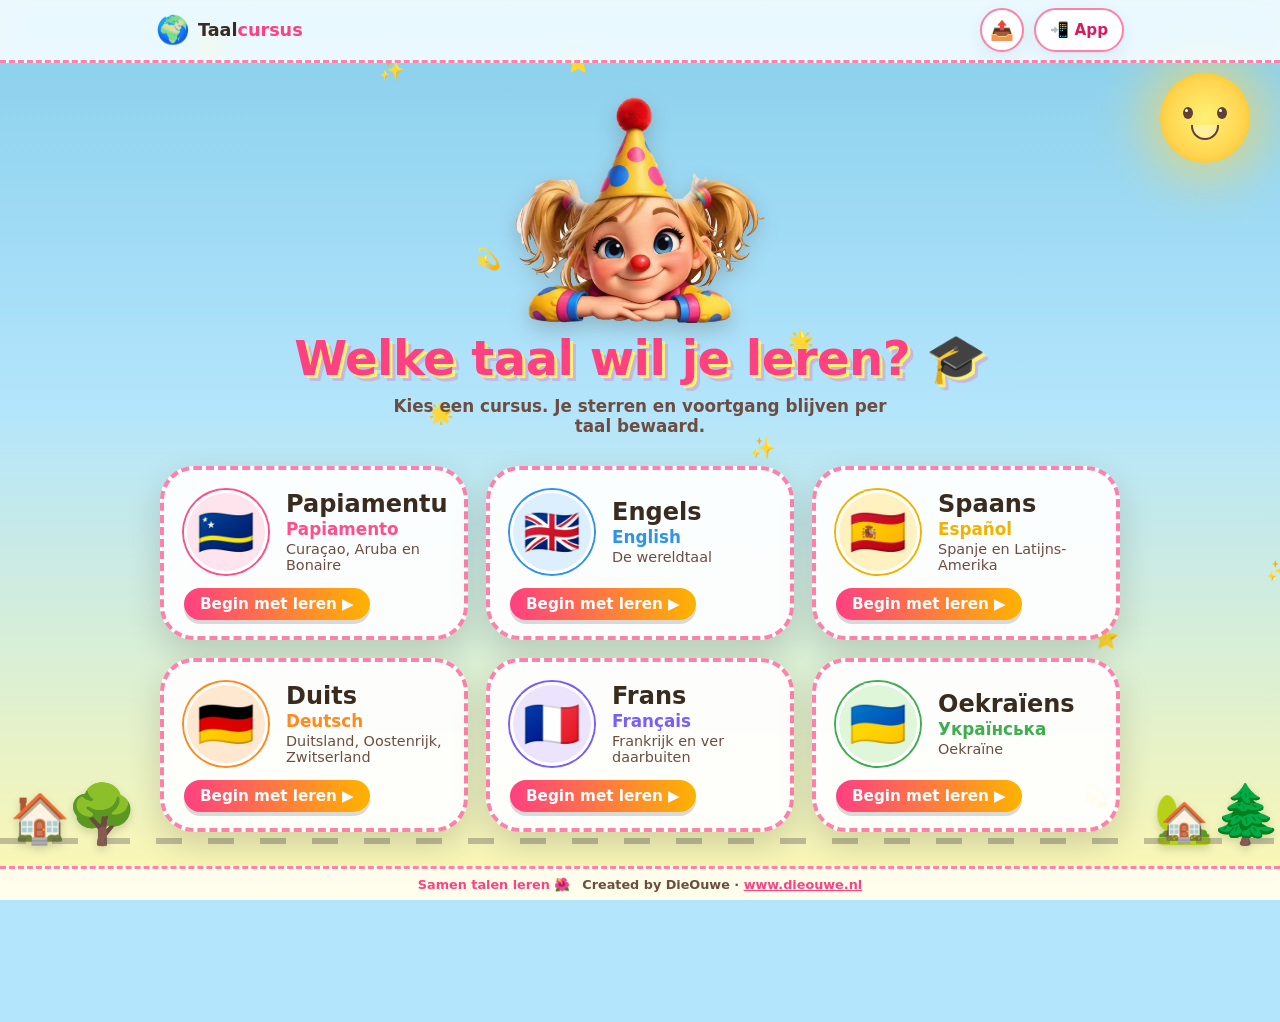
<file: index.html>
<!DOCTYPE html>
<!-- Taalcursus - index.html (hoofdpagina) - v0.10.0 - Created by DieOuwe · www.dieouwe.nl -->
<html lang="nl">
<head>
<meta charset="UTF-8">
<meta name="viewport" content="width=device-width, initial-scale=1.0, viewport-fit=cover">
<meta name="description" content="Taalcursus: leer talen spelenderwijs met woorden, quiz, sterren en badges.">
<meta name="theme-color" content="#87ceeb">
<meta name="mobile-web-app-capable" content="yes">
<meta name="apple-mobile-web-app-capable" content="yes">
<meta name="apple-mobile-web-app-title" content="Taalcursus">
<meta property="og:type" content="website">
<meta property="og:site_name" content="Taalcursus">
<meta property="og:title" content="Taalcursus: leer talen spelenderwijs">
<meta property="og:description" content="Papiamentu, Engels, Spaans, Duits, Frans en Oekraïens met woorden, quiz, sterren en badges.">
<meta property="og:image" content="https://taal.scriptspace.nl/meisje-boven.webp">
<meta property="og:url" content="https://taal.scriptspace.nl/">
<meta name="twitter:card" content="summary_large_image">
<title>🌍 Taalcursus</title>
<link rel="manifest" href="manifest.webmanifest">
<link rel="icon" href="data:image/svg+xml,%3Csvg xmlns=%22http://www.w3.org/2000/svg%22 viewBox=%220 0 100 100%22%3E%3Ctext y=%22.9em%22 font-size=%2290%22%3E🌍%3C/text%3E%3C/svg%3E">
<link rel="apple-touch-icon" href="icons/apple-touch-icon.png">
<link rel="stylesheet" href="hub.css">
<link rel="stylesheet" href="kleuren.css">
<link rel="stylesheet" href="sfeer.css">
</head>
<body data-sfeer="vol">

<header class="topbar">
  <div class="topbar-inner">
    <div class="brand" aria-label="Taalcursus">
      <span class="brand-logo" aria-hidden="true">🌍</span>
      <span class="brand-name">Taal<b>cursus</b></span>
    </div>
    <div class="stars-bar" id="totaalSterren" title="Al je sterren samen" hidden>
      <span aria-hidden="true">⭐</span>
      <span class="count" id="totaalCount">0</span>
      <span class="label">sterren</span>
    </div>
    <button class="top-btn install-btn" id="installBtn" type="button" title="Installeer als app" aria-label="Installeer als app">
      <span aria-hidden="true">📲</span><span class="lbl">App</span>
    </button>
  </div>
</header>

<main class="container">
  <div class="hero">
    <img class="hero-meisje" src="meisje-boven.webp" alt="" width="250" height="226">
    <h1>Welke taal wil je leren? <span aria-hidden="true">🎓</span></h1>
    <p>Kies een cursus. Je sterren en voortgang blijven per taal bewaard.</p>
  </div>

  <section class="taal-grid" id="taalGrid" aria-label="Alle cursussen"></section>
</main>

<footer>
  <p class="foot-main">Samen talen leren 🌺</p>
  <p class="credit">Created by DieOuwe · <a href="https://www.dieouwe.nl" target="_blank" rel="noopener">www.dieouwe.nl</a></p>
</footer>

<div class="overlay" id="hulp" hidden>
  <div class="sheet" role="dialog" aria-modal="true" aria-labelledby="hulpTitel">
    <h2 id="hulpTitel">📲 Zet Taalcursus als app op je scherm</h2>
    <div id="hulpTekst"></div>
    <button type="button" class="sheet-close" id="hulpSluit">Sluiten</button>
  </div>
</div>

<noscript><p class="noscript">Zet JavaScript aan om een cursus te kiezen.</p></noscript>

<script src="vlaggen.js"></script>
<script src="cursussen.js"></script>
<script src="hub.js"></script>
<script src="sfeer.js"></script>
<script src="delen.js"></script>
<script src="pwa.js"></script>
</body>
</html>
</file>
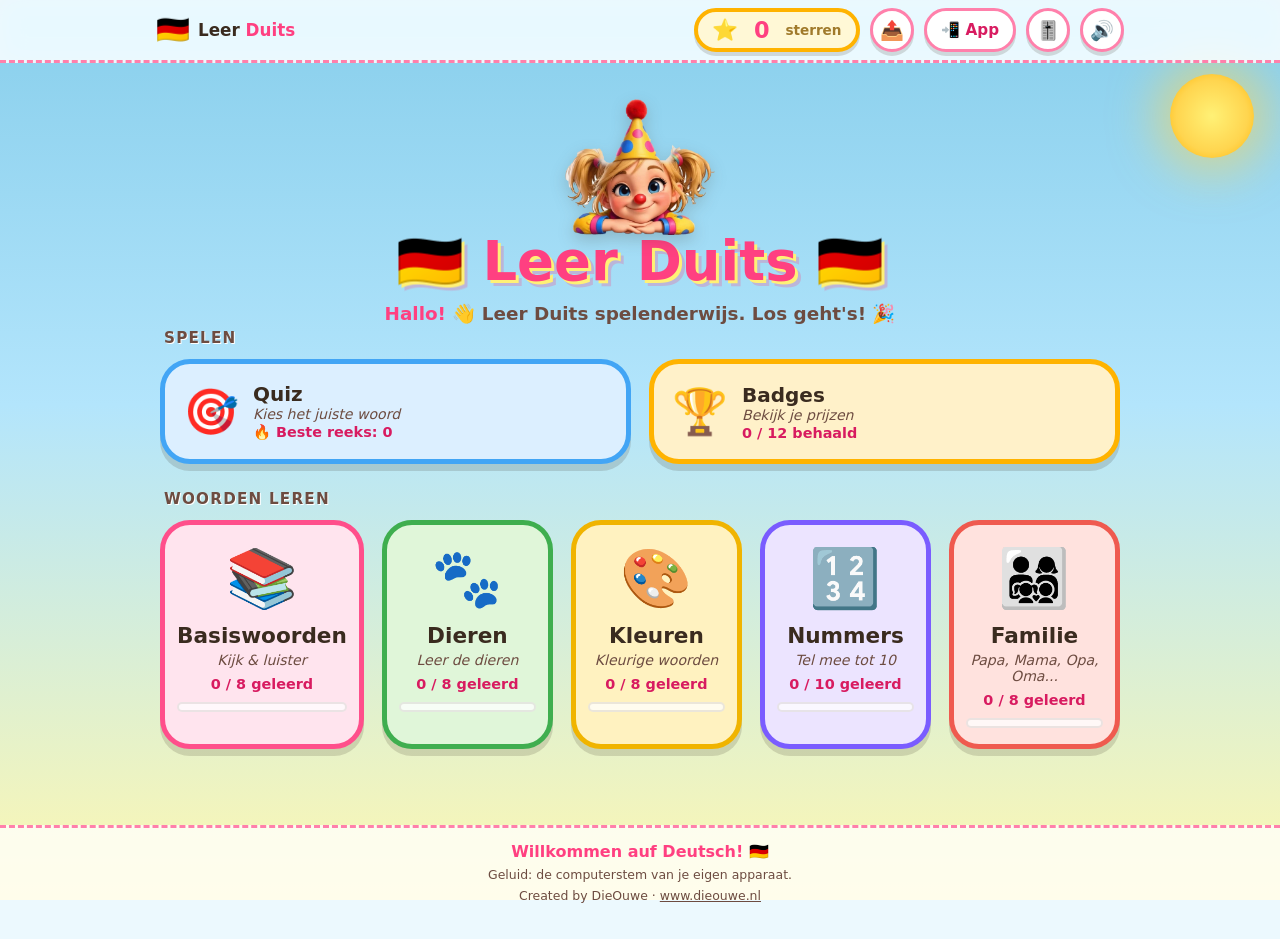
<file: duits/index.html>
<!DOCTYPE html>
<!-- Leer Duits - index.html - v0.14.1 - Created by DieOuwe · www.dieouwe.nl -->
<html lang="nl">
<head>
<meta charset="UTF-8">
<meta name="viewport" content="width=device-width, initial-scale=1.0, viewport-fit=cover">
<meta name="description" content="Leer Duits spelenderwijs: woorden, quiz, sterren en badges voor kinderen.">
<meta property="og:type" content="website">
<meta property="og:image" content="https://taal.scriptspace.nl/meisje-boven.webp">
<meta name="twitter:card" content="summary_large_image">
<meta name="theme-color" content="#ffffff">
<meta name="mobile-web-app-capable" content="yes">
<meta name="apple-mobile-web-app-capable" content="yes">
<meta name="apple-mobile-web-app-title" content="Duits">
<meta name="apple-mobile-web-app-status-bar-style" content="default">
<title>🇩🇪 Leer Duits! 🇩🇪</title>
<link rel="manifest" href="manifest.webmanifest">
<link rel="icon" href="data:image/svg+xml,%3Csvg xmlns=%22http://www.w3.org/2000/svg%22 viewBox=%220 0 100 100%22%3E%3Ctext y=%22.9em%22 font-size=%2290%22%3E🇩🇪%3C/text%3E%3C/svg%3E">
<link rel="apple-touch-icon" href="icons/apple-touch-icon.png">
<link rel="stylesheet" href="css/style.css">
<link rel="stylesheet" href="css/kleuren.css">
</head>
<body>

<!-- Vaste balk: merk, sterren, app installeren en geluid blijven altijd zichtbaar -->
<header class="topbar">
  <div class="topbar-inner">
    <a class="brand" href="../index.html" title="Terug naar alle talen" aria-label="Leer Duits, terug naar alle talen">
      <span class="brand-logo" aria-hidden="true">🇩🇪</span>
      <span class="brand-name">Leer <b>Duits</b></span>
    </a>
    <div class="stars-bar" id="starsBar" title="Je sterren">
      <span class="star-icon" aria-hidden="true">⭐</span>
      <span class="count" id="starCount">0</span>
      <span class="label">sterren</span>
    </div>
    <button class="top-btn install-btn" id="installBtn" type="button" title="Installeer als app" aria-label="Installeer als app">
      <span aria-hidden="true">📲</span><span class="lbl">App</span>
    </button>
    <button class="top-btn sfx-btn" id="sfxBtn" type="button" title="Geluidjes: aan/uit en volume" aria-label="Geluidjes en volume">🎚️</button>
    <button class="top-btn mute-btn" id="muteBtn" type="button" title="Geluid aan/uit" aria-label="Geluid aan of uit">🔊</button>
  </div>
</header>

<main class="container">

  <!-- HOOFDMENU -->
  <section class="screen active" id="menuScreen">
    <div class="hero">
      <img class="hero-meisje" src="ui/meisje-boven.webp" alt="" width="150" height="136">
      <h1><span aria-hidden="true">🇩🇪</span> Leer Duits <span aria-hidden="true">🇩🇪</span></h1>
      <p><b>Hallo!</b> <span aria-hidden="true">👋</span> Leer Duits spelenderwijs. Los geht's! <span aria-hidden="true">🎉</span></p>
    </div>
    <div class="dialect-bar" id="dialectBar" role="group" aria-label="Kies je variant"></div>
    <div class="menu" id="menu"></div>
  </section>

  <!-- LEERSCHERM -->
  <section class="screen" id="learnScreen">
    <div class="screen-head">
      <button class="back-btn" type="button" data-back>← Terug</button>
      <div class="learn-title" id="learnTitle"></div>
    </div>
    <div class="learn-card" id="learnCard"></div>
    <div class="audio-note" id="audioNote" aria-live="polite"></div>
    <div class="nav-card">
      <button type="button" id="prevBtn" class="round-btn" aria-label="Vorig woord">◀</button>
      <button type="button" id="speakBtn" class="speak-btn">🔊 Zeg het</button>
      <button type="button" id="nextBtn" class="round-btn" aria-label="Volgend woord">▶</button>
    </div>
    <div class="progress" id="progress"></div>
  </section>

  <!-- QUIZ -->
  <section class="screen" id="quizScreen">
    <div class="screen-head">
      <button class="back-btn" type="button" data-back>← Terug</button>
      <div class="learn-title">🎯 Quiz</div>
    </div>
    <div id="quizBody">
      <div class="quiz-top">
        <span id="qVoortgang"></span>
        <span id="qStreak"></span>
      </div>
      <div class="meter quiz-meter" aria-hidden="true"><i id="qBar"></i></div>
      <div class="question" id="questionBox"></div>
      <div class="options" id="optionsBox"></div>
      <div class="feedback" id="feedback" aria-live="polite"></div>
      <div class="leerkaart" id="leerKaart" hidden></div>
      <div class="quiz-next"><button type="button" id="qNext" hidden>Volgende ➡</button></div>
    </div>
    <div id="resultBox" hidden></div>
  </section>

  <!-- BADGES -->
  <section class="screen" id="badgesScreen">
    <div class="screen-head">
      <button class="back-btn" type="button" data-back>← Terug</button>
      <div class="learn-title">🏆 Jouw badges</div>
    </div>
    <div class="badges-grid" id="badgesBox"></div>
  </section>

</main>

<footer>
  <p class="foot-main">Willkommen auf Deutsch! 🇩🇪</p>
  <p class="credit">Geluid: de computerstem van je eigen apparaat.</p>
  <p class="credit">Created by DieOuwe · <a href="https://www.dieouwe.nl" target="_blank" rel="noopener">www.dieouwe.nl</a></p>
</footer>

<!-- Uitleg: app installeren -->
<div class="overlay" id="hulp" hidden>
  <div class="sheet" role="dialog" aria-modal="true" aria-labelledby="hulpTitel">
    <h2 id="hulpTitel">📲 Zet Duits als app op je scherm</h2>
    <div id="hulpTekst"></div>
    <button type="button" class="sheet-close" id="hulpSluit">Sluiten</button>
  </div>
</div>

<!-- Geluidjes: aan/uit en volume -->
<div class="overlay" id="sfxPanel" hidden>
  <div class="sheet" role="dialog" aria-modal="true" aria-labelledby="sfxTitel">
    <h2 id="sfxTitel">🎚️ Geluid</h2>
    <label class="sfx-rij"><input type="checkbox" id="stemAan"> <span>Computerstem aan</span></label>
    <p class="sfx-tip">De stem van de computer die de woorden uitspreekt. Echte opnames (als ze er zijn) blijven altijd klinken.</p>
    <p>De kleine geluidjes bij goed, fout en badges:</p>
    <label class="sfx-rij"><input type="checkbox" id="sfxAan"> <span>Geluidjes aan</span></label>
    <label class="sfx-rij sfx-vol"><span aria-hidden="true">🔈</span>
      <input type="range" id="sfxVol" min="0" max="100" step="5" value="50" aria-label="Volume van de geluidjes">
      <span aria-hidden="true">🔊</span></label>
    <p class="sfx-tip">Het knopje 🔊 bovenin zet alle geluid uit, ook de stem.</p>
    <details class="sfx-tip">
      <summary>Praat je computer zelf mee?</summary>
      <p>Deze app kan alleen zijn eigen stem uitzetten. Een stem van het systeem zelf zet je in je instellingen uit:</p>
      <ul>
        <li><b>Windows:</b> Verteller aan/uit met Windows-toets + Ctrl + Enter, of Instellingen &gt; Toegankelijkheid &gt; Verteller.</li>
        <li><b>Mac:</b> Systeeminstellingen &gt; Toegankelijkheid &gt; Gesproken inhoud (zet "Spreek selectie uit" uit).</li>
      </ul>
    </details>
    <button type="button" class="sheet-close" id="sfxSluit">Klaar</button>
  </div>
</div>

<noscript><p class="noscript">Zet JavaScript aan om te spelen.</p></noscript>

<script src="js/vlaggen.js" data-map="img/vlag-"></script>
<script src="js/words.js"></script>
<script src="js/game.js"></script>
<script src="js/audio.js"></script>
<script src="js/beeld.js"></script>
<script src="js/app.js"></script>
<script src="js/delen.js"></script>
<script src="js/pwa.js"></script>
</body>
</html>
</file>
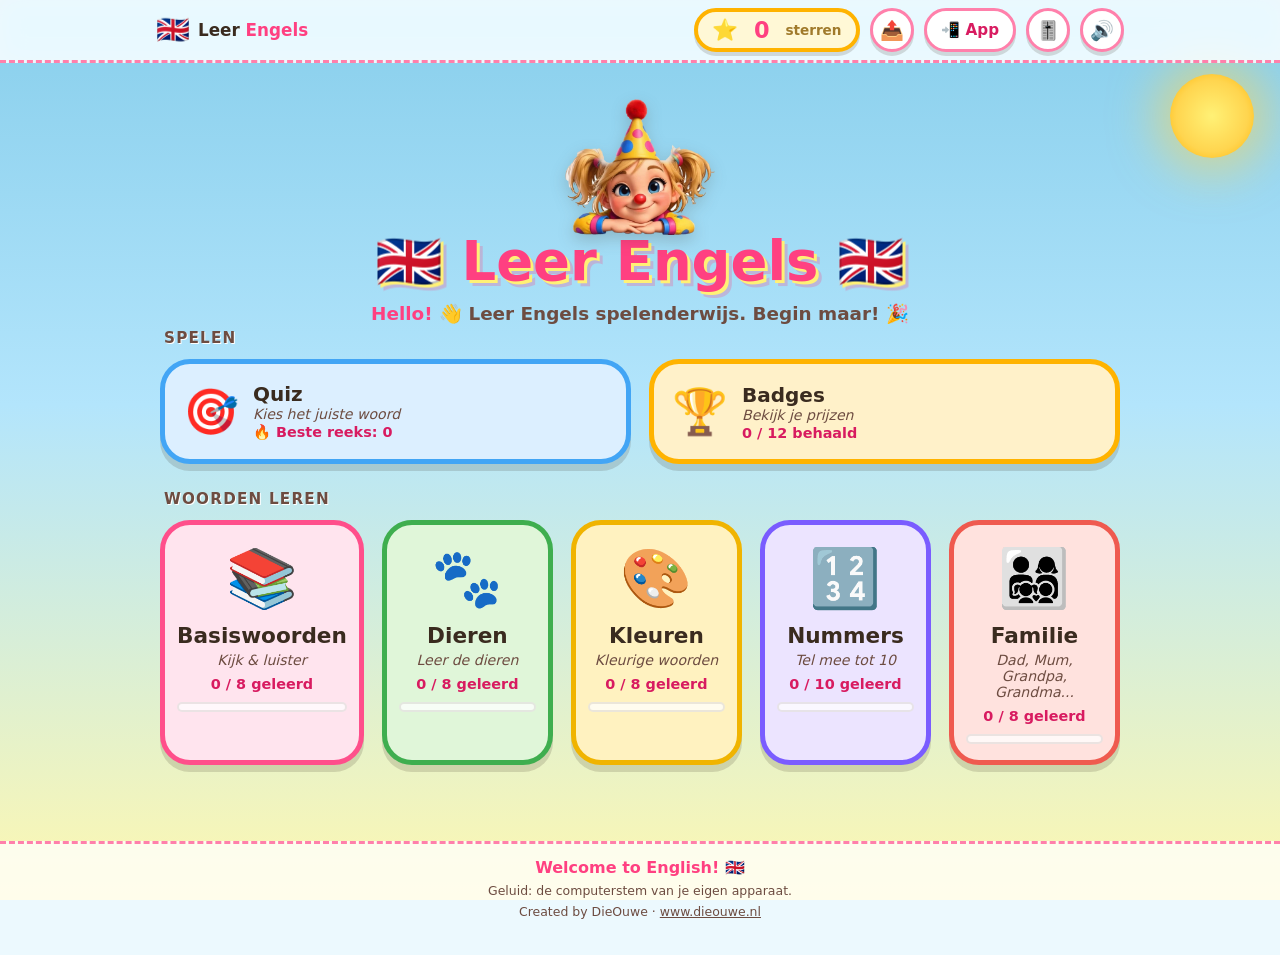
<file: engels/index.html>
<!DOCTYPE html>
<!-- Leer Engels - index.html - v0.14.1 - Created by DieOuwe · www.dieouwe.nl -->
<html lang="nl">
<head>
<meta charset="UTF-8">
<meta name="viewport" content="width=device-width, initial-scale=1.0, viewport-fit=cover">
<meta name="description" content="Leer Engels spelenderwijs: woorden, quiz, sterren en badges voor kinderen.">
<meta property="og:type" content="website">
<meta property="og:image" content="https://taal.scriptspace.nl/meisje-boven.webp">
<meta name="twitter:card" content="summary_large_image">
<meta name="theme-color" content="#ffffff">
<meta name="mobile-web-app-capable" content="yes">
<meta name="apple-mobile-web-app-capable" content="yes">
<meta name="apple-mobile-web-app-title" content="Engels">
<meta name="apple-mobile-web-app-status-bar-style" content="default">
<title>🇬🇧 Leer Engels! 🇬🇧</title>
<link rel="manifest" href="manifest.webmanifest">
<link rel="icon" href="data:image/svg+xml,%3Csvg xmlns=%22http://www.w3.org/2000/svg%22 viewBox=%220 0 100 100%22%3E%3Ctext y=%22.9em%22 font-size=%2290%22%3E🇬🇧%3C/text%3E%3C/svg%3E">
<link rel="apple-touch-icon" href="icons/apple-touch-icon.png">
<link rel="stylesheet" href="css/style.css">
<link rel="stylesheet" href="css/kleuren.css">
</head>
<body>

<!-- Vaste balk: merk, sterren, app installeren en geluid blijven altijd zichtbaar -->
<header class="topbar">
  <div class="topbar-inner">
    <a class="brand" href="../index.html" title="Terug naar alle talen" aria-label="Leer Engels, terug naar alle talen">
      <span class="brand-logo" aria-hidden="true">🇬🇧</span>
      <span class="brand-name">Leer <b>Engels</b></span>
    </a>
    <div class="stars-bar" id="starsBar" title="Je sterren">
      <span class="star-icon" aria-hidden="true">⭐</span>
      <span class="count" id="starCount">0</span>
      <span class="label">sterren</span>
    </div>
    <button class="top-btn install-btn" id="installBtn" type="button" title="Installeer als app" aria-label="Installeer als app">
      <span aria-hidden="true">📲</span><span class="lbl">App</span>
    </button>
    <button class="top-btn sfx-btn" id="sfxBtn" type="button" title="Geluidjes: aan/uit en volume" aria-label="Geluidjes en volume">🎚️</button>
    <button class="top-btn mute-btn" id="muteBtn" type="button" title="Geluid aan/uit" aria-label="Geluid aan of uit">🔊</button>
  </div>
</header>

<main class="container">

  <!-- HOOFDMENU -->
  <section class="screen active" id="menuScreen">
    <div class="hero">
      <img class="hero-meisje" src="ui/meisje-boven.webp" alt="" width="150" height="136">
      <h1><span aria-hidden="true">🇬🇧</span> Leer Engels <span aria-hidden="true">🇬🇧</span></h1>
      <p><b>Hello!</b> <span aria-hidden="true">👋</span> Leer Engels spelenderwijs. Begin maar! <span aria-hidden="true">🎉</span></p>
    </div>
    <div class="dialect-bar" id="dialectBar" role="group" aria-label="Kies je variant"></div>
    <div class="menu" id="menu"></div>
  </section>

  <!-- LEERSCHERM -->
  <section class="screen" id="learnScreen">
    <div class="screen-head">
      <button class="back-btn" type="button" data-back>← Terug</button>
      <div class="learn-title" id="learnTitle"></div>
    </div>
    <div class="learn-card" id="learnCard"></div>
    <div class="audio-note" id="audioNote" aria-live="polite"></div>
    <div class="nav-card">
      <button type="button" id="prevBtn" class="round-btn" aria-label="Vorig woord">◀</button>
      <button type="button" id="speakBtn" class="speak-btn">🔊 Zeg het</button>
      <button type="button" id="nextBtn" class="round-btn" aria-label="Volgend woord">▶</button>
    </div>
    <div class="progress" id="progress"></div>
  </section>

  <!-- QUIZ -->
  <section class="screen" id="quizScreen">
    <div class="screen-head">
      <button class="back-btn" type="button" data-back>← Terug</button>
      <div class="learn-title">🎯 Quiz</div>
    </div>
    <div id="quizBody">
      <div class="quiz-top">
        <span id="qVoortgang"></span>
        <span id="qStreak"></span>
      </div>
      <div class="meter quiz-meter" aria-hidden="true"><i id="qBar"></i></div>
      <div class="question" id="questionBox"></div>
      <div class="options" id="optionsBox"></div>
      <div class="feedback" id="feedback" aria-live="polite"></div>
      <div class="leerkaart" id="leerKaart" hidden></div>
      <div class="quiz-next"><button type="button" id="qNext" hidden>Volgende ➡</button></div>
    </div>
    <div id="resultBox" hidden></div>
  </section>

  <!-- BADGES -->
  <section class="screen" id="badgesScreen">
    <div class="screen-head">
      <button class="back-btn" type="button" data-back>← Terug</button>
      <div class="learn-title">🏆 Jouw badges</div>
    </div>
    <div class="badges-grid" id="badgesBox"></div>
  </section>

</main>

<footer>
  <p class="foot-main">Welcome to English! 🇬🇧</p>
  <p class="credit">Geluid: de computerstem van je eigen apparaat.</p>
  <p class="credit">Created by DieOuwe · <a href="https://www.dieouwe.nl" target="_blank" rel="noopener">www.dieouwe.nl</a></p>
</footer>

<!-- Uitleg: app installeren -->
<div class="overlay" id="hulp" hidden>
  <div class="sheet" role="dialog" aria-modal="true" aria-labelledby="hulpTitel">
    <h2 id="hulpTitel">📲 Zet Engels als app op je scherm</h2>
    <div id="hulpTekst"></div>
    <button type="button" class="sheet-close" id="hulpSluit">Sluiten</button>
  </div>
</div>

<!-- Geluidjes: aan/uit en volume -->
<div class="overlay" id="sfxPanel" hidden>
  <div class="sheet" role="dialog" aria-modal="true" aria-labelledby="sfxTitel">
    <h2 id="sfxTitel">🎚️ Geluid</h2>
    <label class="sfx-rij"><input type="checkbox" id="stemAan"> <span>Computerstem aan</span></label>
    <p class="sfx-tip">De stem van de computer die de woorden uitspreekt. Echte opnames (als ze er zijn) blijven altijd klinken.</p>
    <p>De kleine geluidjes bij goed, fout en badges:</p>
    <label class="sfx-rij"><input type="checkbox" id="sfxAan"> <span>Geluidjes aan</span></label>
    <label class="sfx-rij sfx-vol"><span aria-hidden="true">🔈</span>
      <input type="range" id="sfxVol" min="0" max="100" step="5" value="50" aria-label="Volume van de geluidjes">
      <span aria-hidden="true">🔊</span></label>
    <p class="sfx-tip">Het knopje 🔊 bovenin zet alle geluid uit, ook de stem.</p>
    <details class="sfx-tip">
      <summary>Praat je computer zelf mee?</summary>
      <p>Deze app kan alleen zijn eigen stem uitzetten. Een stem van het systeem zelf zet je in je instellingen uit:</p>
      <ul>
        <li><b>Windows:</b> Verteller aan/uit met Windows-toets + Ctrl + Enter, of Instellingen &gt; Toegankelijkheid &gt; Verteller.</li>
        <li><b>Mac:</b> Systeeminstellingen &gt; Toegankelijkheid &gt; Gesproken inhoud (zet "Spreek selectie uit" uit).</li>
      </ul>
    </details>
    <button type="button" class="sheet-close" id="sfxSluit">Klaar</button>
  </div>
</div>

<noscript><p class="noscript">Zet JavaScript aan om te spelen.</p></noscript>

<script src="js/vlaggen.js" data-map="img/vlag-"></script>
<script src="js/words.js"></script>
<script src="js/game.js"></script>
<script src="js/audio.js"></script>
<script src="js/beeld.js"></script>
<script src="js/app.js"></script>
<script src="js/delen.js"></script>
<script src="js/pwa.js"></script>
</body>
</html>
</file>
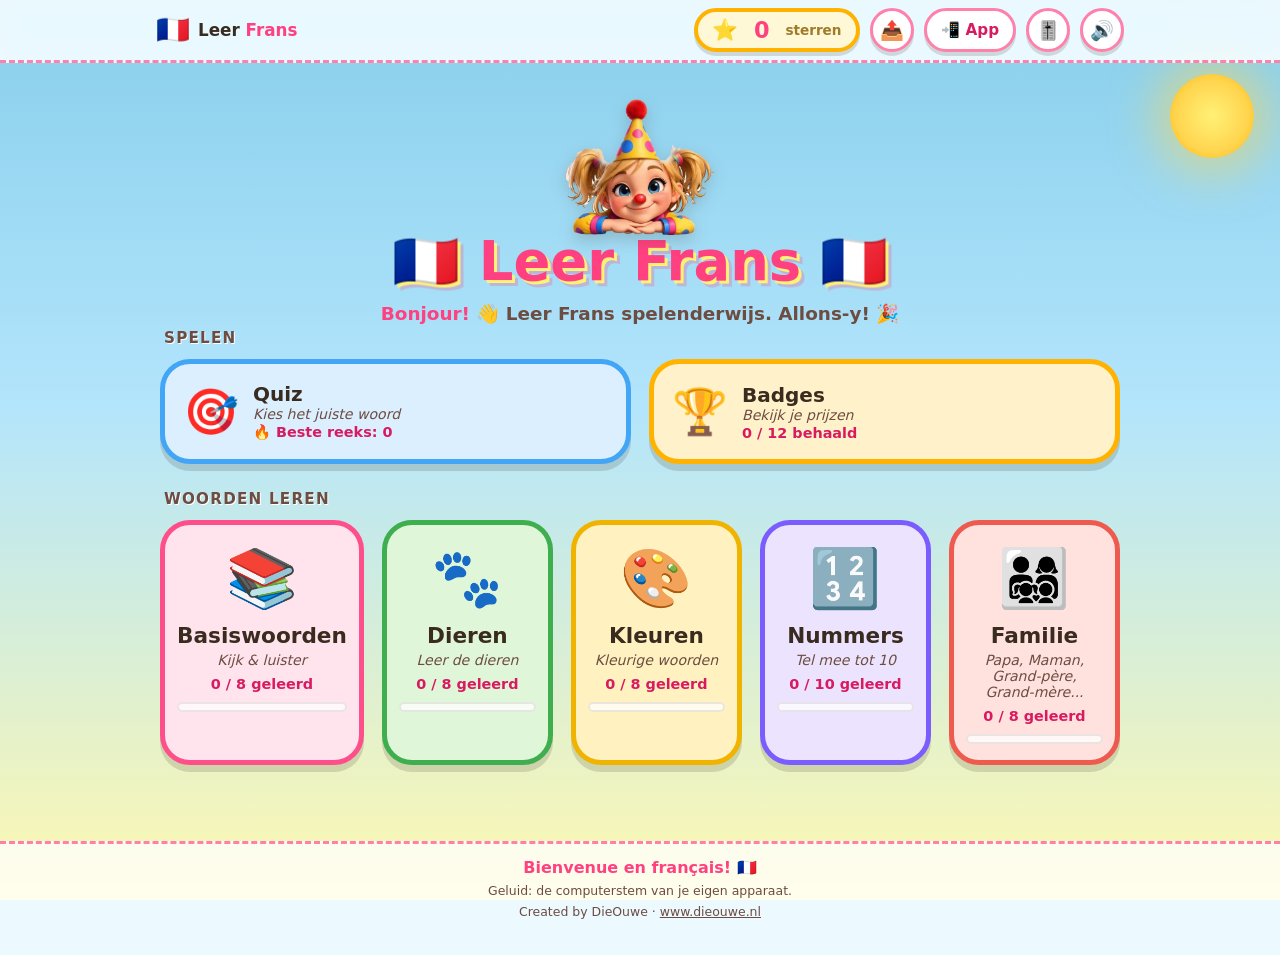
<file: frans/index.html>
<!DOCTYPE html>
<!-- Leer Frans - index.html - v0.14.1 - Created by DieOuwe · www.dieouwe.nl -->
<html lang="nl">
<head>
<meta charset="UTF-8">
<meta name="viewport" content="width=device-width, initial-scale=1.0, viewport-fit=cover">
<meta name="description" content="Leer Frans spelenderwijs: woorden, quiz, sterren en badges voor kinderen.">
<meta property="og:type" content="website">
<meta property="og:image" content="https://taal.scriptspace.nl/meisje-boven.webp">
<meta name="twitter:card" content="summary_large_image">
<meta name="theme-color" content="#ffffff">
<meta name="mobile-web-app-capable" content="yes">
<meta name="apple-mobile-web-app-capable" content="yes">
<meta name="apple-mobile-web-app-title" content="Frans">
<meta name="apple-mobile-web-app-status-bar-style" content="default">
<title>🇫🇷 Leer Frans! 🇫🇷</title>
<link rel="manifest" href="manifest.webmanifest">
<link rel="icon" href="data:image/svg+xml,%3Csvg xmlns=%22http://www.w3.org/2000/svg%22 viewBox=%220 0 100 100%22%3E%3Ctext y=%22.9em%22 font-size=%2290%22%3E🇫🇷%3C/text%3E%3C/svg%3E">
<link rel="apple-touch-icon" href="icons/apple-touch-icon.png">
<link rel="stylesheet" href="css/style.css">
<link rel="stylesheet" href="css/kleuren.css">
</head>
<body>

<!-- Vaste balk: merk, sterren, app installeren en geluid blijven altijd zichtbaar -->
<header class="topbar">
  <div class="topbar-inner">
    <a class="brand" href="../index.html" title="Terug naar alle talen" aria-label="Leer Frans, terug naar alle talen">
      <span class="brand-logo" aria-hidden="true">🇫🇷</span>
      <span class="brand-name">Leer <b>Frans</b></span>
    </a>
    <div class="stars-bar" id="starsBar" title="Je sterren">
      <span class="star-icon" aria-hidden="true">⭐</span>
      <span class="count" id="starCount">0</span>
      <span class="label">sterren</span>
    </div>
    <button class="top-btn install-btn" id="installBtn" type="button" title="Installeer als app" aria-label="Installeer als app">
      <span aria-hidden="true">📲</span><span class="lbl">App</span>
    </button>
    <button class="top-btn sfx-btn" id="sfxBtn" type="button" title="Geluidjes: aan/uit en volume" aria-label="Geluidjes en volume">🎚️</button>
    <button class="top-btn mute-btn" id="muteBtn" type="button" title="Geluid aan/uit" aria-label="Geluid aan of uit">🔊</button>
  </div>
</header>

<main class="container">

  <!-- HOOFDMENU -->
  <section class="screen active" id="menuScreen">
    <div class="hero">
      <img class="hero-meisje" src="ui/meisje-boven.webp" alt="" width="150" height="136">
      <h1><span aria-hidden="true">🇫🇷</span> Leer Frans <span aria-hidden="true">🇫🇷</span></h1>
      <p><b>Bonjour!</b> <span aria-hidden="true">👋</span> Leer Frans spelenderwijs. Allons-y! <span aria-hidden="true">🎉</span></p>
    </div>
    <div class="dialect-bar" id="dialectBar" role="group" aria-label="Kies je variant"></div>
    <div class="menu" id="menu"></div>
  </section>

  <!-- LEERSCHERM -->
  <section class="screen" id="learnScreen">
    <div class="screen-head">
      <button class="back-btn" type="button" data-back>← Terug</button>
      <div class="learn-title" id="learnTitle"></div>
    </div>
    <div class="learn-card" id="learnCard"></div>
    <div class="audio-note" id="audioNote" aria-live="polite"></div>
    <div class="nav-card">
      <button type="button" id="prevBtn" class="round-btn" aria-label="Vorig woord">◀</button>
      <button type="button" id="speakBtn" class="speak-btn">🔊 Zeg het</button>
      <button type="button" id="nextBtn" class="round-btn" aria-label="Volgend woord">▶</button>
    </div>
    <div class="progress" id="progress"></div>
  </section>

  <!-- QUIZ -->
  <section class="screen" id="quizScreen">
    <div class="screen-head">
      <button class="back-btn" type="button" data-back>← Terug</button>
      <div class="learn-title">🎯 Quiz</div>
    </div>
    <div id="quizBody">
      <div class="quiz-top">
        <span id="qVoortgang"></span>
        <span id="qStreak"></span>
      </div>
      <div class="meter quiz-meter" aria-hidden="true"><i id="qBar"></i></div>
      <div class="question" id="questionBox"></div>
      <div class="options" id="optionsBox"></div>
      <div class="feedback" id="feedback" aria-live="polite"></div>
      <div class="leerkaart" id="leerKaart" hidden></div>
      <div class="quiz-next"><button type="button" id="qNext" hidden>Volgende ➡</button></div>
    </div>
    <div id="resultBox" hidden></div>
  </section>

  <!-- BADGES -->
  <section class="screen" id="badgesScreen">
    <div class="screen-head">
      <button class="back-btn" type="button" data-back>← Terug</button>
      <div class="learn-title">🏆 Jouw badges</div>
    </div>
    <div class="badges-grid" id="badgesBox"></div>
  </section>

</main>

<footer>
  <p class="foot-main">Bienvenue en français! 🇫🇷</p>
  <p class="credit">Geluid: de computerstem van je eigen apparaat.</p>
  <p class="credit">Created by DieOuwe · <a href="https://www.dieouwe.nl" target="_blank" rel="noopener">www.dieouwe.nl</a></p>
</footer>

<!-- Uitleg: app installeren -->
<div class="overlay" id="hulp" hidden>
  <div class="sheet" role="dialog" aria-modal="true" aria-labelledby="hulpTitel">
    <h2 id="hulpTitel">📲 Zet Frans als app op je scherm</h2>
    <div id="hulpTekst"></div>
    <button type="button" class="sheet-close" id="hulpSluit">Sluiten</button>
  </div>
</div>

<!-- Geluidjes: aan/uit en volume -->
<div class="overlay" id="sfxPanel" hidden>
  <div class="sheet" role="dialog" aria-modal="true" aria-labelledby="sfxTitel">
    <h2 id="sfxTitel">🎚️ Geluid</h2>
    <label class="sfx-rij"><input type="checkbox" id="stemAan"> <span>Computerstem aan</span></label>
    <p class="sfx-tip">De stem van de computer die de woorden uitspreekt. Echte opnames (als ze er zijn) blijven altijd klinken.</p>
    <p>De kleine geluidjes bij goed, fout en badges:</p>
    <label class="sfx-rij"><input type="checkbox" id="sfxAan"> <span>Geluidjes aan</span></label>
    <label class="sfx-rij sfx-vol"><span aria-hidden="true">🔈</span>
      <input type="range" id="sfxVol" min="0" max="100" step="5" value="50" aria-label="Volume van de geluidjes">
      <span aria-hidden="true">🔊</span></label>
    <p class="sfx-tip">Het knopje 🔊 bovenin zet alle geluid uit, ook de stem.</p>
    <details class="sfx-tip">
      <summary>Praat je computer zelf mee?</summary>
      <p>Deze app kan alleen zijn eigen stem uitzetten. Een stem van het systeem zelf zet je in je instellingen uit:</p>
      <ul>
        <li><b>Windows:</b> Verteller aan/uit met Windows-toets + Ctrl + Enter, of Instellingen &gt; Toegankelijkheid &gt; Verteller.</li>
        <li><b>Mac:</b> Systeeminstellingen &gt; Toegankelijkheid &gt; Gesproken inhoud (zet "Spreek selectie uit" uit).</li>
      </ul>
    </details>
    <button type="button" class="sheet-close" id="sfxSluit">Klaar</button>
  </div>
</div>

<noscript><p class="noscript">Zet JavaScript aan om te spelen.</p></noscript>

<script src="js/vlaggen.js" data-map="img/vlag-"></script>
<script src="js/words.js"></script>
<script src="js/game.js"></script>
<script src="js/audio.js"></script>
<script src="js/beeld.js"></script>
<script src="js/app.js"></script>
<script src="js/delen.js"></script>
<script src="js/pwa.js"></script>
</body>
</html>
</file>
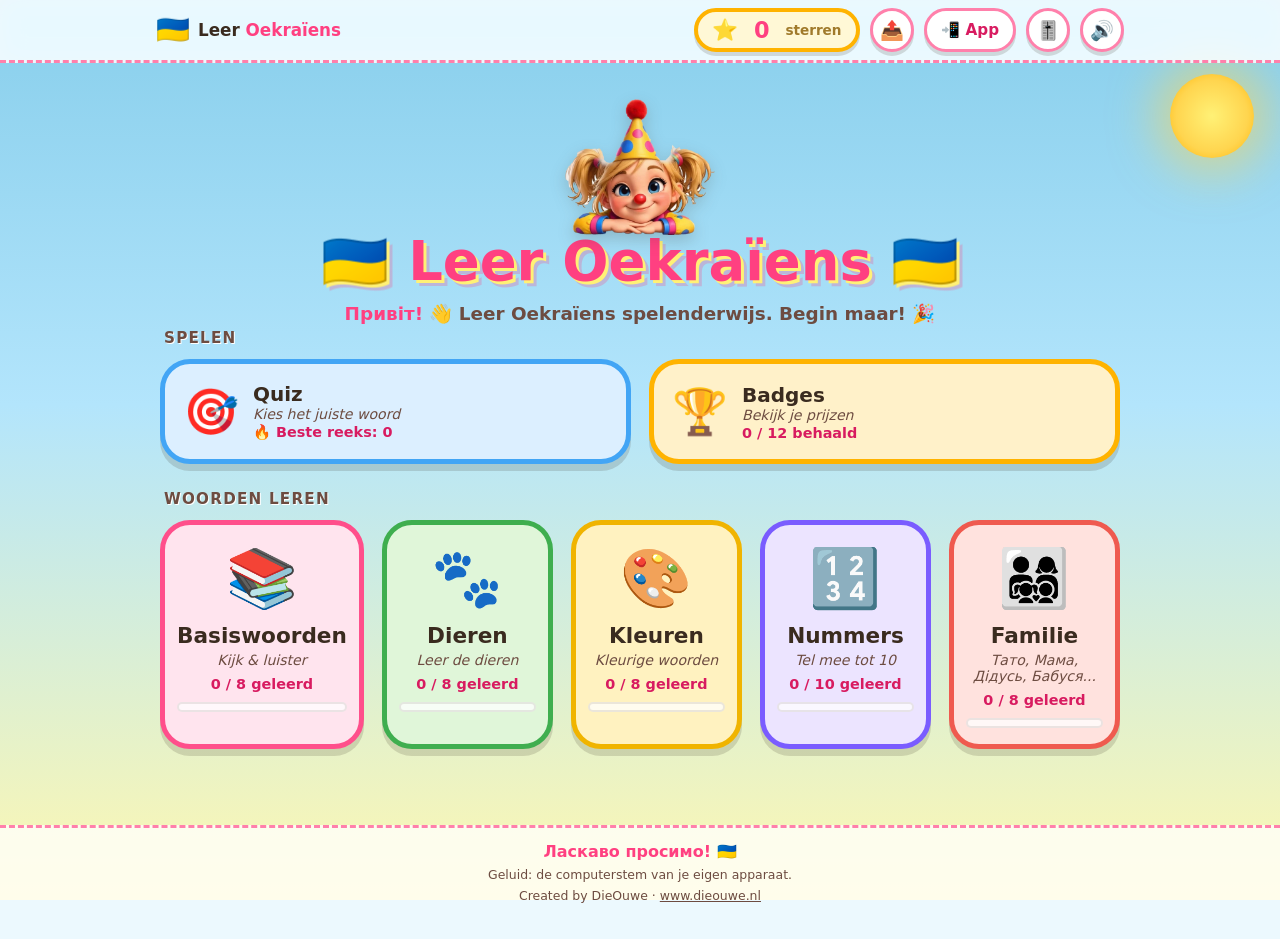
<file: oekraiens/index.html>
<!DOCTYPE html>
<!-- Leer Oekraïens - index.html - v0.14.1 - Created by DieOuwe · www.dieouwe.nl -->
<html lang="nl">
<head>
<meta charset="UTF-8">
<meta name="viewport" content="width=device-width, initial-scale=1.0, viewport-fit=cover">
<meta name="description" content="Leer Oekraïens spelenderwijs: woorden, quiz, sterren en badges voor kinderen.">
<meta property="og:type" content="website">
<meta property="og:image" content="https://taal.scriptspace.nl/meisje-boven.webp">
<meta name="twitter:card" content="summary_large_image">
<meta name="theme-color" content="#ffffff">
<meta name="mobile-web-app-capable" content="yes">
<meta name="apple-mobile-web-app-capable" content="yes">
<meta name="apple-mobile-web-app-title" content="Oekraïens">
<meta name="apple-mobile-web-app-status-bar-style" content="default">
<title>🇺🇦 Leer Oekraïens! 🇺🇦</title>
<link rel="manifest" href="manifest.webmanifest">
<link rel="icon" href="data:image/svg+xml,%3Csvg xmlns=%22http://www.w3.org/2000/svg%22 viewBox=%220 0 100 100%22%3E%3Ctext y=%22.9em%22 font-size=%2290%22%3E🇺🇦%3C/text%3E%3C/svg%3E">
<link rel="apple-touch-icon" href="icons/apple-touch-icon.png">
<link rel="stylesheet" href="css/style.css">
<link rel="stylesheet" href="css/kleuren.css">
</head>
<body>

<!-- Vaste balk: merk, sterren, app installeren en geluid blijven altijd zichtbaar -->
<header class="topbar">
  <div class="topbar-inner">
    <a class="brand" href="../index.html" title="Terug naar alle talen" aria-label="Leer Oekraïens, terug naar alle talen">
      <span class="brand-logo" aria-hidden="true">🇺🇦</span>
      <span class="brand-name">Leer <b>Oekraïens</b></span>
    </a>
    <div class="stars-bar" id="starsBar" title="Je sterren">
      <span class="star-icon" aria-hidden="true">⭐</span>
      <span class="count" id="starCount">0</span>
      <span class="label">sterren</span>
    </div>
    <button class="top-btn install-btn" id="installBtn" type="button" title="Installeer als app" aria-label="Installeer als app">
      <span aria-hidden="true">📲</span><span class="lbl">App</span>
    </button>
    <button class="top-btn sfx-btn" id="sfxBtn" type="button" title="Geluidjes: aan/uit en volume" aria-label="Geluidjes en volume">🎚️</button>
    <button class="top-btn mute-btn" id="muteBtn" type="button" title="Geluid aan/uit" aria-label="Geluid aan of uit">🔊</button>
  </div>
</header>

<main class="container">

  <!-- HOOFDMENU -->
  <section class="screen active" id="menuScreen">
    <div class="hero">
      <img class="hero-meisje" src="ui/meisje-boven.webp" alt="" width="150" height="136">
      <h1><span aria-hidden="true">🇺🇦</span> Leer Oekraïens <span aria-hidden="true">🇺🇦</span></h1>
      <p><b>Привіт!</b> <span aria-hidden="true">👋</span> Leer Oekraïens spelenderwijs. Begin maar! <span aria-hidden="true">🎉</span></p>
    </div>
    <div class="dialect-bar" id="dialectBar" role="group" aria-label="Kies je variant"></div>
    <div class="menu" id="menu"></div>
  </section>

  <!-- LEERSCHERM -->
  <section class="screen" id="learnScreen">
    <div class="screen-head">
      <button class="back-btn" type="button" data-back>← Terug</button>
      <div class="learn-title" id="learnTitle"></div>
    </div>
    <div class="learn-card" id="learnCard"></div>
    <div class="audio-note" id="audioNote" aria-live="polite"></div>
    <div class="nav-card">
      <button type="button" id="prevBtn" class="round-btn" aria-label="Vorig woord">◀</button>
      <button type="button" id="speakBtn" class="speak-btn">🔊 Zeg het</button>
      <button type="button" id="nextBtn" class="round-btn" aria-label="Volgend woord">▶</button>
    </div>
    <div class="progress" id="progress"></div>
  </section>

  <!-- QUIZ -->
  <section class="screen" id="quizScreen">
    <div class="screen-head">
      <button class="back-btn" type="button" data-back>← Terug</button>
      <div class="learn-title">🎯 Quiz</div>
    </div>
    <div id="quizBody">
      <div class="quiz-top">
        <span id="qVoortgang"></span>
        <span id="qStreak"></span>
      </div>
      <div class="meter quiz-meter" aria-hidden="true"><i id="qBar"></i></div>
      <div class="question" id="questionBox"></div>
      <div class="options" id="optionsBox"></div>
      <div class="feedback" id="feedback" aria-live="polite"></div>
      <div class="leerkaart" id="leerKaart" hidden></div>
      <div class="quiz-next"><button type="button" id="qNext" hidden>Volgende ➡</button></div>
    </div>
    <div id="resultBox" hidden></div>
  </section>

  <!-- BADGES -->
  <section class="screen" id="badgesScreen">
    <div class="screen-head">
      <button class="back-btn" type="button" data-back>← Terug</button>
      <div class="learn-title">🏆 Jouw badges</div>
    </div>
    <div class="badges-grid" id="badgesBox"></div>
  </section>

</main>

<footer>
  <p class="foot-main">Ласкаво просимо! 🇺🇦</p>
  <p class="credit">Geluid: de computerstem van je eigen apparaat.</p>
  <p class="credit">Created by DieOuwe · <a href="https://www.dieouwe.nl" target="_blank" rel="noopener">www.dieouwe.nl</a></p>
</footer>

<!-- Uitleg: app installeren -->
<div class="overlay" id="hulp" hidden>
  <div class="sheet" role="dialog" aria-modal="true" aria-labelledby="hulpTitel">
    <h2 id="hulpTitel">📲 Zet Oekraïens als app op je scherm</h2>
    <div id="hulpTekst"></div>
    <button type="button" class="sheet-close" id="hulpSluit">Sluiten</button>
  </div>
</div>

<!-- Geluidjes: aan/uit en volume -->
<div class="overlay" id="sfxPanel" hidden>
  <div class="sheet" role="dialog" aria-modal="true" aria-labelledby="sfxTitel">
    <h2 id="sfxTitel">🎚️ Geluid</h2>
    <label class="sfx-rij"><input type="checkbox" id="stemAan"> <span>Computerstem aan</span></label>
    <p class="sfx-tip">De stem van de computer die de woorden uitspreekt. Echte opnames (als ze er zijn) blijven altijd klinken.</p>
    <p>De kleine geluidjes bij goed, fout en badges:</p>
    <label class="sfx-rij"><input type="checkbox" id="sfxAan"> <span>Geluidjes aan</span></label>
    <label class="sfx-rij sfx-vol"><span aria-hidden="true">🔈</span>
      <input type="range" id="sfxVol" min="0" max="100" step="5" value="50" aria-label="Volume van de geluidjes">
      <span aria-hidden="true">🔊</span></label>
    <p class="sfx-tip">Het knopje 🔊 bovenin zet alle geluid uit, ook de stem.</p>
    <details class="sfx-tip">
      <summary>Praat je computer zelf mee?</summary>
      <p>Deze app kan alleen zijn eigen stem uitzetten. Een stem van het systeem zelf zet je in je instellingen uit:</p>
      <ul>
        <li><b>Windows:</b> Verteller aan/uit met Windows-toets + Ctrl + Enter, of Instellingen &gt; Toegankelijkheid &gt; Verteller.</li>
        <li><b>Mac:</b> Systeeminstellingen &gt; Toegankelijkheid &gt; Gesproken inhoud (zet "Spreek selectie uit" uit).</li>
      </ul>
    </details>
    <button type="button" class="sheet-close" id="sfxSluit">Klaar</button>
  </div>
</div>

<noscript><p class="noscript">Zet JavaScript aan om te spelen.</p></noscript>

<script src="js/vlaggen.js" data-map="img/vlag-"></script>
<script src="js/words.js"></script>
<script src="js/game.js"></script>
<script src="js/audio.js"></script>
<script src="js/beeld.js"></script>
<script src="js/app.js"></script>
<script src="js/delen.js"></script>
<script src="js/pwa.js"></script>
</body>
</html>
</file>
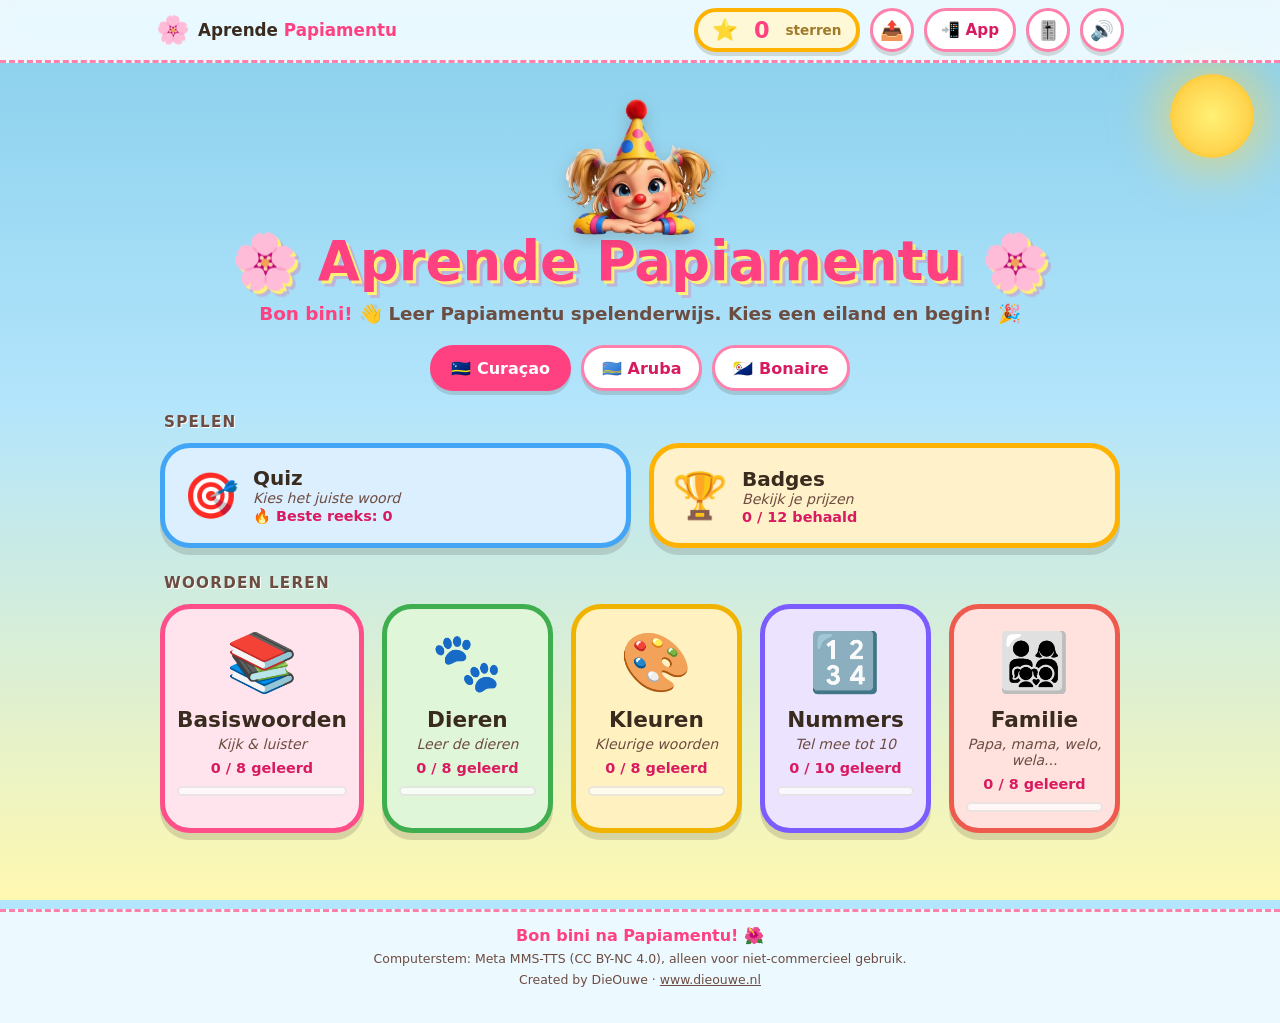
<file: papiamento/index.html>
<!DOCTYPE html>
<!-- Aprende Papiamentu - index.html - v0.14.1 - Created by DieOuwe · www.dieouwe.nl -->
<html lang="nl">
<head>
<meta charset="UTF-8">
<meta name="viewport" content="width=device-width, initial-scale=1.0, viewport-fit=cover">
<meta name="description" content="Leer Papiamentu spelenderwijs: woorden, quiz, sterren en badges voor kinderen.">
<meta property="og:type" content="website">
<meta property="og:image" content="https://taal.scriptspace.nl/meisje-boven.webp">
<meta name="twitter:card" content="summary_large_image">
<meta name="theme-color" content="#ffffff">
<meta name="mobile-web-app-capable" content="yes">
<meta name="apple-mobile-web-app-capable" content="yes">
<meta name="apple-mobile-web-app-title" content="Papiamentu">
<meta name="apple-mobile-web-app-status-bar-style" content="default">
<title>🌸 Aprende Papiamentu! 🌸</title>
<link rel="manifest" href="manifest.webmanifest">
<link rel="icon" href="data:image/svg+xml,%3Csvg xmlns=%22http://www.w3.org/2000/svg%22 viewBox=%220 0 100 100%22%3E%3Ctext y=%22.9em%22 font-size=%2290%22%3E🌸%3C/text%3E%3C/svg%3E">
<link rel="apple-touch-icon" href="icons/apple-touch-icon.png">
<link rel="stylesheet" href="css/style.css">
<link rel="stylesheet" href="css/kleuren.css">
</head>
<body>

<!-- Vaste balk: merk, sterren, app installeren en geluid blijven altijd zichtbaar -->
<header class="topbar">
  <div class="topbar-inner">
    <a class="brand" href="../index.html" title="Terug naar alle talen" aria-label="Aprende Papiamentu, terug naar alle talen">
      <span class="brand-logo" aria-hidden="true">🌸</span>
      <span class="brand-name">Aprende <b>Papiamentu</b></span>
    </a>
    <div class="stars-bar" id="starsBar" title="Je sterren">
      <span class="star-icon" aria-hidden="true">⭐</span>
      <span class="count" id="starCount">0</span>
      <span class="label">sterren</span>
    </div>
    <button class="top-btn install-btn" id="installBtn" type="button" title="Installeer als app" aria-label="Installeer als app">
      <span aria-hidden="true">📲</span><span class="lbl">App</span>
    </button>
    <button class="top-btn sfx-btn" id="sfxBtn" type="button" title="Geluidjes: aan/uit en volume" aria-label="Geluidjes en volume">🎚️</button>
    <button class="top-btn mute-btn" id="muteBtn" type="button" title="Geluid aan/uit" aria-label="Geluid aan of uit">🔊</button>
  </div>
</header>

<main class="container">

  <!-- HOOFDMENU -->
  <section class="screen active" id="menuScreen">
    <div class="hero">
      <img class="hero-meisje" src="ui/meisje-boven.webp" alt="" width="150" height="136">
      <h1><span aria-hidden="true">🌸</span> Aprende Papiamentu <span aria-hidden="true">🌸</span></h1>
      <p><b>Bon bini!</b> <span aria-hidden="true">👋</span> Leer Papiamentu spelenderwijs. Kies een eiland en begin! <span aria-hidden="true">🎉</span></p>
    </div>
    <div class="dialect-bar" id="dialectBar" role="group" aria-label="Kies je eiland"></div>
    <div class="menu" id="menu"></div>
  </section>

  <!-- LEERSCHERM -->
  <section class="screen" id="learnScreen">
    <div class="screen-head">
      <button class="back-btn" type="button" data-back>← Terug</button>
      <div class="learn-title" id="learnTitle"></div>
    </div>
    <div class="learn-card" id="learnCard"></div>
    <div class="audio-note" id="audioNote" aria-live="polite"></div>
    <div class="nav-card">
      <button type="button" id="prevBtn" class="round-btn" aria-label="Vorig woord">◀</button>
      <button type="button" id="speakBtn" class="speak-btn">🔊 Zeg het</button>
      <button type="button" id="nextBtn" class="round-btn" aria-label="Volgend woord">▶</button>
    </div>
    <div class="progress" id="progress"></div>
  </section>

  <!-- QUIZ -->
  <section class="screen" id="quizScreen">
    <div class="screen-head">
      <button class="back-btn" type="button" data-back>← Terug</button>
      <div class="learn-title">🎯 Quiz</div>
    </div>
    <div id="quizBody">
      <div class="quiz-top">
        <span id="qVoortgang"></span>
        <span id="qStreak"></span>
      </div>
      <div class="meter quiz-meter" aria-hidden="true"><i id="qBar"></i></div>
      <div class="question" id="questionBox"></div>
      <div class="options" id="optionsBox"></div>
      <div class="feedback" id="feedback" aria-live="polite"></div>
      <div class="leerkaart" id="leerKaart" hidden></div>
      <div class="quiz-next"><button type="button" id="qNext" hidden>Volgende ➡</button></div>
    </div>
    <div id="resultBox" hidden></div>
  </section>

  <!-- BADGES -->
  <section class="screen" id="badgesScreen">
    <div class="screen-head">
      <button class="back-btn" type="button" data-back>← Terug</button>
      <div class="learn-title">🏆 Jouw badges</div>
    </div>
    <div class="badges-grid" id="badgesBox"></div>
  </section>

</main>

<footer>
  <p class="foot-main">Bon bini na Papiamentu! 🌺</p>
  <p class="credit">Computerstem: Meta MMS-TTS (CC BY-NC 4.0), alleen voor niet-commercieel gebruik.</p>
  <p class="credit">Created by DieOuwe · <a href="https://www.dieouwe.nl" target="_blank" rel="noopener">www.dieouwe.nl</a></p>
</footer>

<!-- Uitleg: app installeren -->
<div class="overlay" id="hulp" hidden>
  <div class="sheet" role="dialog" aria-modal="true" aria-labelledby="hulpTitel">
    <h2 id="hulpTitel">📲 Zet Papiamentu als app op je scherm</h2>
    <div id="hulpTekst"></div>
    <button type="button" class="sheet-close" id="hulpSluit">Sluiten</button>
  </div>
</div>

<!-- Geluidjes: aan/uit en volume -->
<div class="overlay" id="sfxPanel" hidden>
  <div class="sheet" role="dialog" aria-modal="true" aria-labelledby="sfxTitel">
    <h2 id="sfxTitel">🎚️ Geluid</h2>
    <label class="sfx-rij"><input type="checkbox" id="stemAan"> <span>Computerstem aan</span></label>
    <p class="sfx-tip">De stem van de computer die de woorden uitspreekt. Echte opnames (als ze er zijn) blijven altijd klinken.</p>
    <p>De kleine geluidjes bij goed, fout en badges:</p>
    <label class="sfx-rij"><input type="checkbox" id="sfxAan"> <span>Geluidjes aan</span></label>
    <label class="sfx-rij sfx-vol"><span aria-hidden="true">🔈</span>
      <input type="range" id="sfxVol" min="0" max="100" step="5" value="50" aria-label="Volume van de geluidjes">
      <span aria-hidden="true">🔊</span></label>
    <p class="sfx-tip">Het knopje 🔊 bovenin zet alle geluid uit, ook de stem.</p>
    <details class="sfx-tip">
      <summary>Praat je computer zelf mee?</summary>
      <p>Deze app kan alleen zijn eigen stem uitzetten. Een stem van het systeem zelf zet je in je instellingen uit:</p>
      <ul>
        <li><b>Windows:</b> Verteller aan/uit met Windows-toets + Ctrl + Enter, of Instellingen &gt; Toegankelijkheid &gt; Verteller.</li>
        <li><b>Mac:</b> Systeeminstellingen &gt; Toegankelijkheid &gt; Gesproken inhoud (zet "Spreek selectie uit" uit).</li>
      </ul>
    </details>
    <button type="button" class="sheet-close" id="sfxSluit">Klaar</button>
  </div>
</div>

<noscript><p class="noscript">Zet JavaScript aan om te spelen.</p></noscript>

<script src="js/vlaggen.js" data-map="img/vlag-"></script>
<script src="js/words.js"></script>
<script src="js/game.js"></script>
<script src="js/audio.js"></script>
<script src="js/beeld.js"></script>
<script src="js/app.js"></script>
<script src="js/delen.js"></script>
<script src="js/pwa.js"></script>
</body>
</html>
</file>
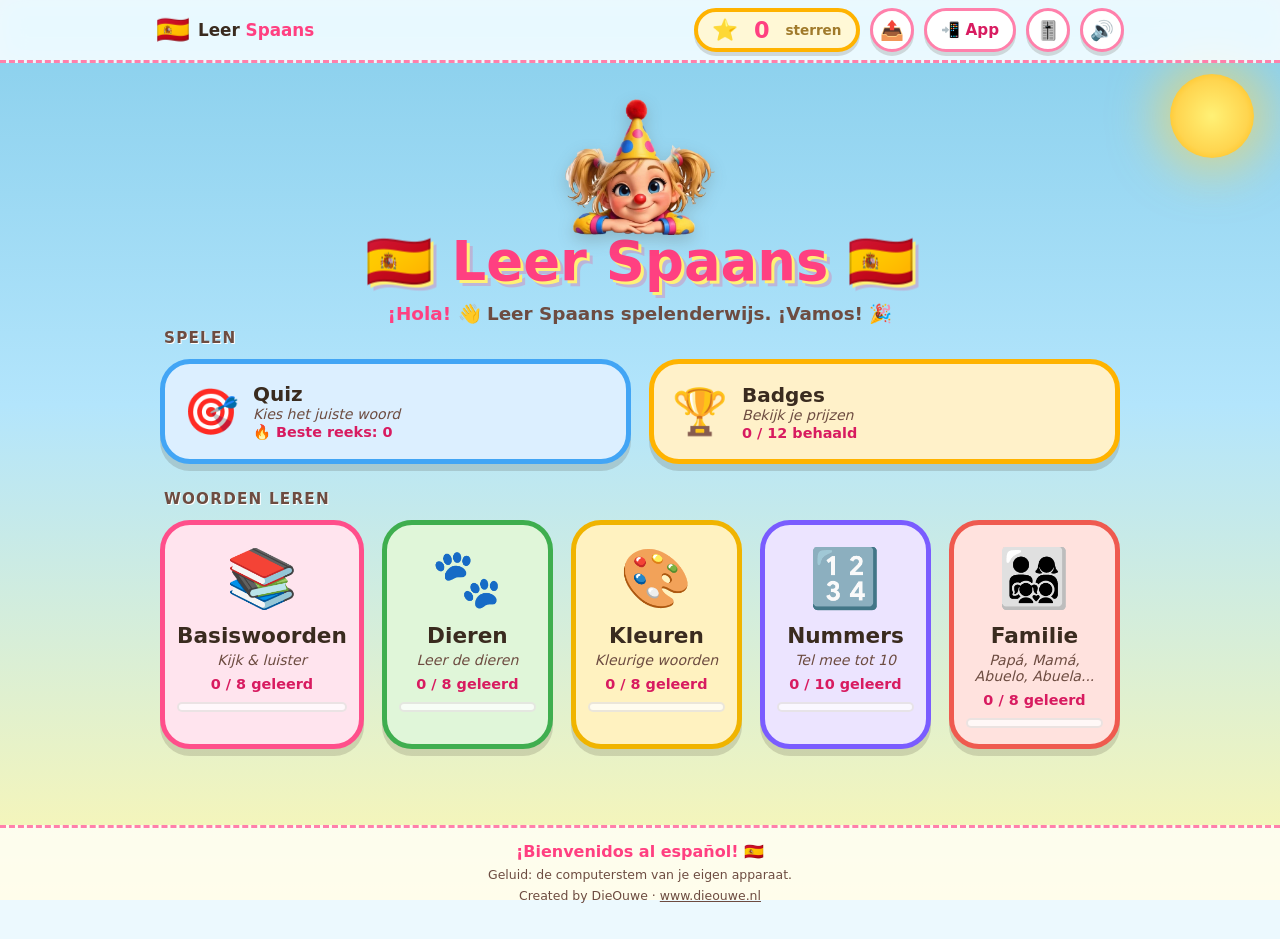
<file: spaans/index.html>
<!DOCTYPE html>
<!-- Leer Spaans - index.html - v0.14.1 - Created by DieOuwe · www.dieouwe.nl -->
<html lang="nl">
<head>
<meta charset="UTF-8">
<meta name="viewport" content="width=device-width, initial-scale=1.0, viewport-fit=cover">
<meta name="description" content="Leer Spaans spelenderwijs: woorden, quiz, sterren en badges voor kinderen.">
<meta property="og:type" content="website">
<meta property="og:image" content="https://taal.scriptspace.nl/meisje-boven.webp">
<meta name="twitter:card" content="summary_large_image">
<meta name="theme-color" content="#ffffff">
<meta name="mobile-web-app-capable" content="yes">
<meta name="apple-mobile-web-app-capable" content="yes">
<meta name="apple-mobile-web-app-title" content="Spaans">
<meta name="apple-mobile-web-app-status-bar-style" content="default">
<title>🇪🇸 Leer Spaans! 🇪🇸</title>
<link rel="manifest" href="manifest.webmanifest">
<link rel="icon" href="data:image/svg+xml,%3Csvg xmlns=%22http://www.w3.org/2000/svg%22 viewBox=%220 0 100 100%22%3E%3Ctext y=%22.9em%22 font-size=%2290%22%3E🇪🇸%3C/text%3E%3C/svg%3E">
<link rel="apple-touch-icon" href="icons/apple-touch-icon.png">
<link rel="stylesheet" href="css/style.css">
<link rel="stylesheet" href="css/kleuren.css">
</head>
<body>

<!-- Vaste balk: merk, sterren, app installeren en geluid blijven altijd zichtbaar -->
<header class="topbar">
  <div class="topbar-inner">
    <a class="brand" href="../index.html" title="Terug naar alle talen" aria-label="Leer Spaans, terug naar alle talen">
      <span class="brand-logo" aria-hidden="true">🇪🇸</span>
      <span class="brand-name">Leer <b>Spaans</b></span>
    </a>
    <div class="stars-bar" id="starsBar" title="Je sterren">
      <span class="star-icon" aria-hidden="true">⭐</span>
      <span class="count" id="starCount">0</span>
      <span class="label">sterren</span>
    </div>
    <button class="top-btn install-btn" id="installBtn" type="button" title="Installeer als app" aria-label="Installeer als app">
      <span aria-hidden="true">📲</span><span class="lbl">App</span>
    </button>
    <button class="top-btn sfx-btn" id="sfxBtn" type="button" title="Geluidjes: aan/uit en volume" aria-label="Geluidjes en volume">🎚️</button>
    <button class="top-btn mute-btn" id="muteBtn" type="button" title="Geluid aan/uit" aria-label="Geluid aan of uit">🔊</button>
  </div>
</header>

<main class="container">

  <!-- HOOFDMENU -->
  <section class="screen active" id="menuScreen">
    <div class="hero">
      <img class="hero-meisje" src="ui/meisje-boven.webp" alt="" width="150" height="136">
      <h1><span aria-hidden="true">🇪🇸</span> Leer Spaans <span aria-hidden="true">🇪🇸</span></h1>
      <p><b>¡Hola!</b> <span aria-hidden="true">👋</span> Leer Spaans spelenderwijs. ¡Vamos! <span aria-hidden="true">🎉</span></p>
    </div>
    <div class="dialect-bar" id="dialectBar" role="group" aria-label="Kies je variant"></div>
    <div class="menu" id="menu"></div>
  </section>

  <!-- LEERSCHERM -->
  <section class="screen" id="learnScreen">
    <div class="screen-head">
      <button class="back-btn" type="button" data-back>← Terug</button>
      <div class="learn-title" id="learnTitle"></div>
    </div>
    <div class="learn-card" id="learnCard"></div>
    <div class="audio-note" id="audioNote" aria-live="polite"></div>
    <div class="nav-card">
      <button type="button" id="prevBtn" class="round-btn" aria-label="Vorig woord">◀</button>
      <button type="button" id="speakBtn" class="speak-btn">🔊 Zeg het</button>
      <button type="button" id="nextBtn" class="round-btn" aria-label="Volgend woord">▶</button>
    </div>
    <div class="progress" id="progress"></div>
  </section>

  <!-- QUIZ -->
  <section class="screen" id="quizScreen">
    <div class="screen-head">
      <button class="back-btn" type="button" data-back>← Terug</button>
      <div class="learn-title">🎯 Quiz</div>
    </div>
    <div id="quizBody">
      <div class="quiz-top">
        <span id="qVoortgang"></span>
        <span id="qStreak"></span>
      </div>
      <div class="meter quiz-meter" aria-hidden="true"><i id="qBar"></i></div>
      <div class="question" id="questionBox"></div>
      <div class="options" id="optionsBox"></div>
      <div class="feedback" id="feedback" aria-live="polite"></div>
      <div class="leerkaart" id="leerKaart" hidden></div>
      <div class="quiz-next"><button type="button" id="qNext" hidden>Volgende ➡</button></div>
    </div>
    <div id="resultBox" hidden></div>
  </section>

  <!-- BADGES -->
  <section class="screen" id="badgesScreen">
    <div class="screen-head">
      <button class="back-btn" type="button" data-back>← Terug</button>
      <div class="learn-title">🏆 Jouw badges</div>
    </div>
    <div class="badges-grid" id="badgesBox"></div>
  </section>

</main>

<footer>
  <p class="foot-main">¡Bienvenidos al español! 🇪🇸</p>
  <p class="credit">Geluid: de computerstem van je eigen apparaat.</p>
  <p class="credit">Created by DieOuwe · <a href="https://www.dieouwe.nl" target="_blank" rel="noopener">www.dieouwe.nl</a></p>
</footer>

<!-- Uitleg: app installeren -->
<div class="overlay" id="hulp" hidden>
  <div class="sheet" role="dialog" aria-modal="true" aria-labelledby="hulpTitel">
    <h2 id="hulpTitel">📲 Zet Spaans als app op je scherm</h2>
    <div id="hulpTekst"></div>
    <button type="button" class="sheet-close" id="hulpSluit">Sluiten</button>
  </div>
</div>

<!-- Geluidjes: aan/uit en volume -->
<div class="overlay" id="sfxPanel" hidden>
  <div class="sheet" role="dialog" aria-modal="true" aria-labelledby="sfxTitel">
    <h2 id="sfxTitel">🎚️ Geluid</h2>
    <label class="sfx-rij"><input type="checkbox" id="stemAan"> <span>Computerstem aan</span></label>
    <p class="sfx-tip">De stem van de computer die de woorden uitspreekt. Echte opnames (als ze er zijn) blijven altijd klinken.</p>
    <p>De kleine geluidjes bij goed, fout en badges:</p>
    <label class="sfx-rij"><input type="checkbox" id="sfxAan"> <span>Geluidjes aan</span></label>
    <label class="sfx-rij sfx-vol"><span aria-hidden="true">🔈</span>
      <input type="range" id="sfxVol" min="0" max="100" step="5" value="50" aria-label="Volume van de geluidjes">
      <span aria-hidden="true">🔊</span></label>
    <p class="sfx-tip">Het knopje 🔊 bovenin zet alle geluid uit, ook de stem.</p>
    <details class="sfx-tip">
      <summary>Praat je computer zelf mee?</summary>
      <p>Deze app kan alleen zijn eigen stem uitzetten. Een stem van het systeem zelf zet je in je instellingen uit:</p>
      <ul>
        <li><b>Windows:</b> Verteller aan/uit met Windows-toets + Ctrl + Enter, of Instellingen &gt; Toegankelijkheid &gt; Verteller.</li>
        <li><b>Mac:</b> Systeeminstellingen &gt; Toegankelijkheid &gt; Gesproken inhoud (zet "Spreek selectie uit" uit).</li>
      </ul>
    </details>
    <button type="button" class="sheet-close" id="sfxSluit">Klaar</button>
  </div>
</div>

<noscript><p class="noscript">Zet JavaScript aan om te spelen.</p></noscript>

<script src="js/vlaggen.js" data-map="img/vlag-"></script>
<script src="js/words.js"></script>
<script src="js/game.js"></script>
<script src="js/audio.js"></script>
<script src="js/beeld.js"></script>
<script src="js/app.js"></script>
<script src="js/delen.js"></script>
<script src="js/pwa.js"></script>
</body>
</html>
</file>
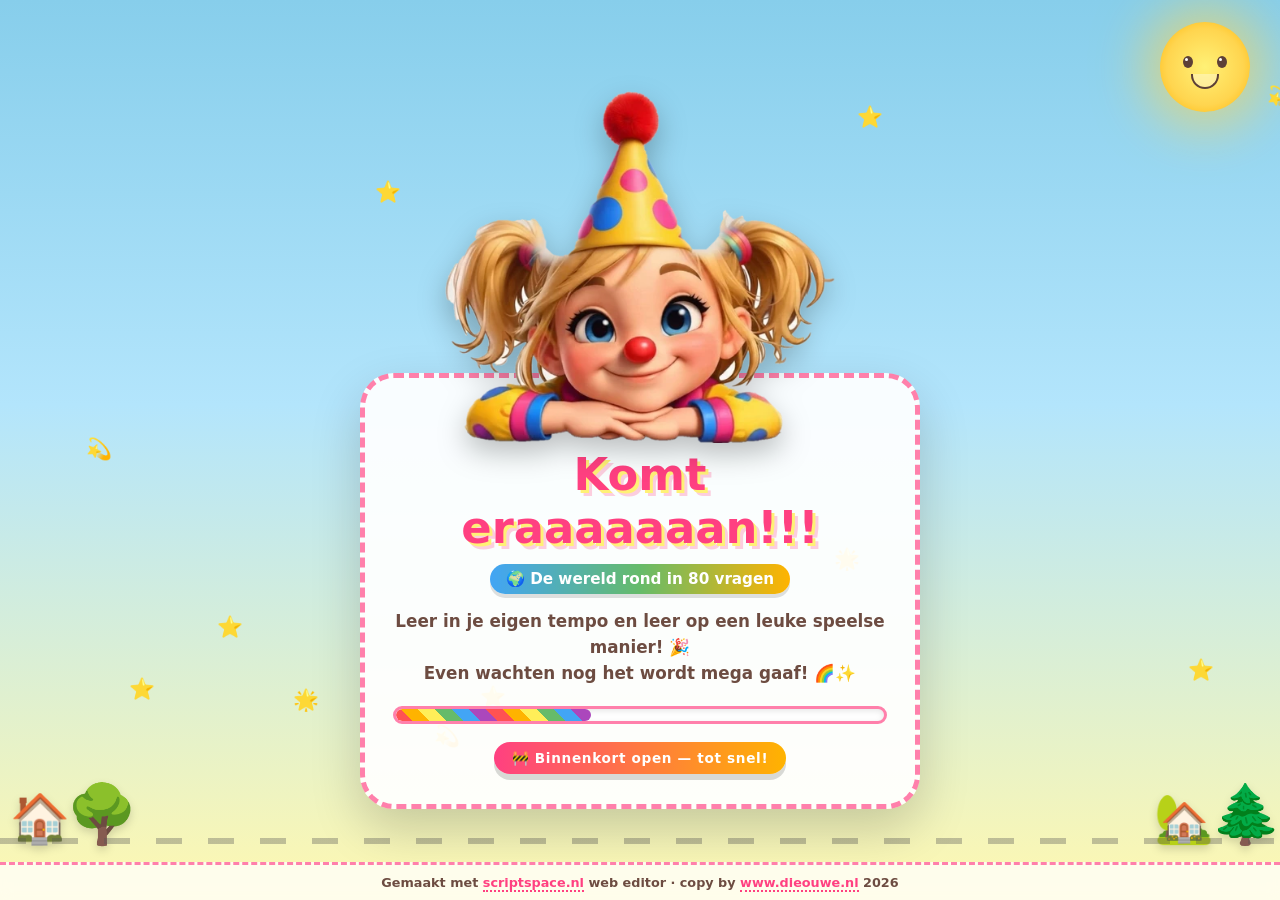
<file: onderhoud.html>
<!DOCTYPE html>
<!-- Taalcursus - onderhoudspagina (onderhoud.html) - v0.2.0 - Created by DieOuwe · www.dieouwe.nl
     Staat deze pagina in de hoofdmap, dan toont de voorpagina (/) deze tekst (zie .htaccess, onderdeel 0).
     Nodig naast deze pagina: onderhoud.css, onderhoud.js, sfeer.css, sfeer.js, logo.png en meisje-boven.webp.
     De stijl en scripts staan in aparte bestanden, want de beveiligingsregels (CSP) staan geen inline stijl of script toe. -->
<html lang="nl">
<head>
<meta charset="UTF-8">
<meta name="viewport" content="width=device-width, initial-scale=1.0">
<title>De wereld rond in 80 vragen — Komt eraan!</title>

<link rel="icon" type="image/png" href="logo.png">
<link rel="apple-touch-icon" href="logo.png">

<!-- ===== SOCIAL / OG TAGS ===== -->
<meta name="description" content="🌍 De wereld rond in 80 vragen — leer in je eigen tempo, op een leuke speelse manier! Binnenkort open op taal.scriptspace.nl">
<link rel="canonical" href="https://taal.scriptspace.nl">

<meta property="og:type"        content="website">
<meta property="og:site_name"   content="De wereld rond in 80 vragen">
<meta property="og:title"       content="🌍 De wereld rond in 80 vragen">
<meta property="og:description" content="Leer in je eigen tempo en leer op een leuke speelse manier! Binnenkort open 🎉">
<meta property="og:url"         content="https://taal.scriptspace.nl">
<meta property="og:image"       content="https://taal.scriptspace.nl/meisje-boven.webp">
<meta property="og:image:width"  content="1200">
<meta property="og:image:height" content="630">
<meta property="og:image:alt"   content="Meisje met de tekst: De wereld rond in 80 vragen">
<meta property="og:locale"      content="nl_NL">

<meta name="twitter:card"        content="summary_large_image">
<meta name="twitter:title"       content="🌍 De wereld rond in 80 vragen">
<meta name="twitter:description" content="Leer in je eigen tempo en leer op een leuke speelse manier! Binnenkort open 🎉">
<meta name="twitter:image"       content="https://taal.scriptspace.nl/meisje-boven.webp">

<meta name="theme-color" content="#ff4081">

<link rel="stylesheet" href="sfeer.css">
<link rel="stylesheet" href="onderhoud.css">
<link rel="stylesheet" href="kleuren.css">
</head>
<body data-sfeer="vol">

  <div class="card-wrap">
    <img src="meisje-boven.webp" alt="Meisje" class="girl">

    <div class="card">
      <h1>Komt eraaaaaaan!!!</h1>

      <div class="tagline">🌍 De wereld rond in 80 vragen</div>

      <p class="sub">
        Leer in je eigen tempo en leer op een leuke speelse manier! 🎉<br>
        Even wachten nog<span class="dots"></span> het wordt mega gaaf! 🌈✨
      </p>

      <div class="bar"><span></span></div>

      <div class="badge">🚧 Binnenkort open — tot snel!</div>
    </div>
  </div>

  <div class="footer">
    Gemaakt met <a href="https://scriptspace.nl" target="_blank" rel="noopener">scriptspace.nl</a> web editor · copy by <a href="https://www.dieouwe.nl" target="_blank" rel="noopener">www.dieouwe.nl</a> 2026
  </div>

<script src="cursussen.js"></script>
<script src="vlaggen.js"></script>
<script src="sfeer.js"></script>
<script src="onderhoud.js"></script>
</body>
</html>
</file>
<file: hub.css>
/* ============================================================
   Taalcursus - stijl hoofdpagina  (hub.css)  v0.2.0
   Created by DieOuwe · www.dieouwe.nl
   Zelfde vormgeving en variabelen als de cursussen (papiamento/css/style.css),
   zodat alles één familie lijkt. Aanpassen? Pas eerst de variabelen in :root aan.
   ============================================================ */
:root {
  --ink: #2a2447; --muted: #7a7494; --line: rgba(42, 36, 71, .10); --bg: #fffaf3; --card: #fff;
  --brand: #6c4cf5; --pink: #ff4f8b; --sun: #ffc933;
  --r-lg: 28px; --r-md: 20px; --r-sm: 14px;
  --shadow-1: 0 1px 2px rgba(42, 36, 71, .06), 0 6px 18px rgba(42, 36, 71, .07);
  --shadow-2: 0 2px 4px rgba(42, 36, 71, .06), 0 14px 34px rgba(42, 36, 71, .12);
  --font: ui-rounded, "SF Pro Rounded", "Nunito", "Quicksand", "Segoe UI Variable Display", "Segoe UI", system-ui, -apple-system, sans-serif;
  --tint: #f1ecff; --edge: #6c4cf5;
}
[data-color="pink"]   { --tint: #ffe4ee; --edge: #ff4f8b; }
[data-color="green"]  { --tint: #e0f6d9; --edge: #3fae4f; }
[data-color="yellow"] { --tint: #fff2c0; --edge: #f0b400; }
[data-color="purple"] { --tint: #ece4ff; --edge: #7a5cff; }
[data-color="red"]    { --tint: #ffe2de; --edge: #ef5a4f; }
[data-color="blue"]   { --tint: #dcefff; --edge: #2f93ee; }
[data-color="orange"] { --tint: #ffe8cf; --edge: #ff8a1f; }

* { box-sizing: border-box; margin: 0; padding: 0; -webkit-tap-highlight-color: transparent; }
html { -webkit-text-size-adjust: 100%; }
body {
  font-family: var(--font); color: var(--ink); min-height: 100vh; overflow-x: hidden; background-color: var(--bg);
  background-image:
    radial-gradient(900px 500px at 8% -5%, #ffd9e6 0, transparent 60%),
    radial-gradient(800px 500px at 100% 0%, #dcecff 0, transparent 60%),
    radial-gradient(700px 500px at 50% 110%, #e6f9dc 0, transparent 60%);
  background-attachment: fixed;
  display: flex; flex-direction: column;
}
button { font-family: inherit; color: inherit; touch-action: manipulation; cursor: pointer; border: 0; background: none; }
button:focus-visible, a:focus-visible { outline: 4px solid var(--brand); outline-offset: 3px; }
[hidden] { display: none !important; }
.noscript { text-align: center; padding: 20px; }
.container { max-width: 1000px; width: 100%; margin: 0 auto; padding: 0 20px; flex: 1; }

/* bovenbalk */
.topbar {
  position: sticky; top: 0; z-index: 100; background: rgba(255, 255, 255, .82);
  -webkit-backdrop-filter: saturate(160%) blur(12px); backdrop-filter: saturate(160%) blur(12px);
  border-bottom: 1px solid var(--line); padding-top: env(safe-area-inset-top);
}
.topbar-inner { max-width: 1000px; margin: 0 auto; padding: 8px 16px; display: flex; align-items: center; gap: 10px; }
.brand { display: flex; align-items: center; gap: 8px; margin-right: auto; min-width: 0; text-decoration: none; color: inherit; border-radius: 12px; }
.brand-logo { font-size: 1.7rem; line-height: 1; transition: transform .2s; }
a.brand:hover .brand-logo { transform: rotate(-12deg) scale(1.1); }
.brand-name { font-size: 1.1rem; font-weight: 600; white-space: nowrap; }
.brand-name b { color: var(--brand); font-weight: 800; }
.stars-bar { display: flex; align-items: center; gap: 8px; background: #fff6d6; border: 2px solid var(--sun); border-radius: 999px; padding: 5px 14px; min-height: 44px; }
.stars-bar .count { font-size: 1.2rem; font-weight: 800; color: #b26a00; font-variant-numeric: tabular-nums; }
.stars-bar .label { font-size: .85rem; color: #a07a2b; font-weight: 600; }
.top-btn {
  min-width: 44px; min-height: 44px; border-radius: 999px; background: #fff; border: 2px solid var(--line); box-shadow: var(--shadow-1);
  display: inline-flex; align-items: center; justify-content: center; gap: 6px; font-size: 1.2rem; transition: transform .15s, border-color .15s;
}
.top-btn:hover { transform: translateY(-1px); border-color: var(--brand); }
.install-btn { padding: 0 14px; font-weight: 700; font-size: .95rem; color: var(--brand); border-color: rgba(108, 76, 245, .35); }
.install-btn .lbl { display: none; }

/* hoofdpagina */
.hero { text-align: center; padding: 34px 0 22px; }
.hero h1 { font-size: clamp(1.9rem, 6vw, 3rem); font-weight: 800; letter-spacing: -.5px; color: var(--ink); line-height: 1.15; }
.hero p { margin: 10px auto 0; max-width: 520px; color: var(--muted); font-size: 1.05rem; font-weight: 500; }

.taal-grid { display: grid; grid-template-columns: 1fr; gap: 16px; padding: 8px 0 40px; }
.taal-card {
  position: relative; display: grid; grid-template-columns: auto 1fr; grid-template-areas: "vlag tekst" "voet voet";
  align-items: center; column-gap: 18px; row-gap: 14px; text-decoration: none; color: inherit;
  background: var(--card); border: 1px solid var(--line); border-radius: var(--r-lg); padding: 20px 20px 16px; box-shadow: var(--shadow-1);
  transition: transform .18s, box-shadow .18s; overflow: hidden;
}
.taal-card::before { content: ""; position: absolute; inset: 0 0 auto 0; height: 6px; background: var(--edge); }
.taal-card:hover { transform: translateY(-4px); box-shadow: var(--shadow-2); }
.taal-card:active { transform: scale(.985); }
.vlag {
  grid-area: vlag; display: grid; place-items: center; width: 84px; height: 84px; border-radius: 50%; font-size: 2.9rem;
  background: var(--tint); box-shadow: inset 0 0 0 3px #fff, 0 0 0 2px var(--edge);
}
.taal-tekst { grid-area: tekst; display: flex; flex-direction: column; min-width: 0; }
.taal-tekst h2 { font-size: 1.5rem; font-weight: 800; line-height: 1.15; }
.taal-tekst .eigen { font-size: 1.05rem; font-weight: 700; color: var(--edge); }
.taal-tekst .sub { font-size: .9rem; color: var(--muted); font-weight: 500; margin-top: 2px; }
.taal-voet { grid-area: voet; display: flex; flex-wrap: wrap; gap: 8px; align-items: center; }
.stat { background: var(--tint); color: var(--ink); border-radius: 999px; padding: 5px 12px; font-size: .9rem; font-weight: 800; }
.badge-go { background: var(--edge); color: #fff; border-radius: 999px; padding: 7px 16px; font-size: .95rem; font-weight: 800; }
.badge-soon { background: rgba(42, 36, 71, .08); color: var(--muted); border-radius: 999px; padding: 6px 14px; font-size: .9rem; font-weight: 800; }
.taal-card.soon { background: rgba(255, 255, 255, .7); }
.taal-card.soon .vlag { filter: grayscale(.55); opacity: .85; }
.taal-card.soon::before { opacity: .45; }

/* "binnenkort"-pagina's */
.soon-page { max-width: 560px; margin: 0 auto; text-align: center; padding: 40px 0 50px; }
.soon-card { background: var(--card); border: 1px solid var(--line); border-radius: 32px; padding: 0 24px 28px; box-shadow: var(--shadow-2); overflow: hidden; }
.soon-card .stage { margin: 0 -24px 20px; padding: 30px 0 24px; background: var(--tint); }
.soon-card .stage .vlag { display: inline-grid; width: 120px; height: 120px; font-size: 4.2rem; }
.soon-card h1 { font-size: clamp(1.8rem, 7vw, 2.4rem); font-weight: 800; }
.soon-card .eigen { color: var(--edge); font-weight: 800; font-size: 1.15rem; margin-top: 2px; }
.soon-card p { color: var(--muted); font-weight: 500; line-height: 1.55; margin: 14px auto 0; max-width: 420px; }
.soon-card ul { list-style: none; text-align: left; display: inline-block; margin: 16px 0 0; }
.soon-card li { padding: 4px 0; font-weight: 700; }
.soon-card li::before { content: "✓"; color: var(--edge); font-weight: 800; margin-right: 10px; }
.knop-terug {
  display: inline-flex; align-items: center; justify-content: center; margin-top: 24px; min-height: 52px; padding: 0 30px; border-radius: 999px;
  text-decoration: none; font-weight: 800; font-size: 1.05rem; color: #fff; background: linear-gradient(135deg, #6c4cf5, #8a6bff); box-shadow: 0 8px 20px rgba(108, 76, 245, .35);
}

/* uitleg-overlay (app installeren) */
.overlay { position: fixed; inset: 0; z-index: 1100; display: grid; place-items: center; padding: 16px; background: rgba(42, 36, 71, .55); -webkit-backdrop-filter: blur(4px); backdrop-filter: blur(4px); }
.sheet { width: min(480px, 100%); max-height: 90vh; overflow: auto; background: #fff; border-radius: var(--r-lg); padding: 24px 22px 20px; box-shadow: var(--shadow-2); }
.sheet h2 { font-size: 1.3rem; font-weight: 800; margin-bottom: 10px; }
.sheet p, .sheet li { line-height: 1.5; font-size: 1rem; }
.sheet ol, .sheet ul { margin: 8px 0 8px 22px; }
.sheet .warn { background: #fff4d6; border-radius: var(--r-sm); padding: 10px 12px; margin: 10px 0; font-size: .95rem; }
.sheet-close { display: block; margin: 16px auto 0; min-height: 48px; padding: 0 32px; border-radius: 999px; font-size: 1.05rem; font-weight: 800; color: #fff; background: var(--brand); }

footer { text-align: center; padding: 8px 20px 36px; color: var(--muted); }
footer .foot-main { font-weight: 800; color: var(--brand); }
footer .credit { margin-top: 6px; font-size: .78rem; }
footer a { color: inherit; }

@media (min-width: 640px) {
  .install-btn .lbl { display: inline; }
  .taal-grid { grid-template-columns: repeat(2, 1fr); gap: 18px; }
}
@media (min-width: 900px) {
  .taal-grid { grid-template-columns: repeat(3, 1fr); }
}
@media (max-width: 480px) {
  .container { padding: 0 14px; }
  .topbar-inner { padding: 6px 10px; gap: 8px; }
  .stars-bar { padding: 4px 12px; gap: 6px; }
  .hero { padding: 22px 0 14px; }
  .vlag { width: 72px; height: 72px; font-size: 2.5rem; }
  .taal-tekst h2 { font-size: 1.35rem; }
}
@media (prefers-reduced-motion: reduce) { * { animation: none !important; transition: none !important; } }

/* ============================================================
   Merk "De wereld rond in 80 vragen" (v0.2.0): hemel, speelse letters, stippellijnen.
   Staat achteraan, zodat het de standaardwaarden hierboven overschrijft. Zon, wolken en ballonnen: sfeer.css / sfeer.js.
   ============================================================ */
:root {
  --ink: #3a2b1f; --muted: #6d4c41; --brand: #ff4081; --pink: #ff4081; --dash: #ff80ab;
  --font: "Comic Sans MS", "Baloo 2", ui-rounded, "Segoe UI", system-ui, -apple-system, sans-serif;
  --sun-top: 74px;
}
body { background-color: #b3e5fc; background-image: linear-gradient(180deg, #87ceeb 0%, #b3e5fc 45%, #fff8b0 100%); background-attachment: fixed; position: relative; }
.container, footer { position: relative; z-index: 2; }
.topbar { background: rgba(255, 255, 255, .85); border-bottom: 3px dashed var(--dash); }
.brand-name b { color: var(--brand); }
.install-btn { color: var(--brand); border-color: rgba(255, 64, 129, .45); }
.top-btn:hover { border-color: var(--brand); }
.stars-bar { background: #fff8d6; border-color: #ffb300; }

.hero h1 { color: #ff4081; text-shadow: 3px 3px 0 #fff176, 6px 6px 0 rgba(255, 64, 129, .25); }
.hero p { color: var(--muted); font-weight: 700; }

.taal-card { background: rgba(255, 255, 255, .93); border: 4px dashed var(--dash); border-radius: 34px; box-shadow: 0 14px 34px rgba(0, 0, 0, .15); }
.taal-card::before { display: none; }
.taal-card:hover { transform: translateY(-5px) rotate(-.6deg); box-shadow: 0 20px 44px rgba(0, 0, 0, .2); }
.taal-card.soon { background: rgba(255, 255, 255, .75); }
.taal-tekst h2 { color: var(--ink); }
.badge-go { background: linear-gradient(90deg, #ff4081, #ffb300); box-shadow: 0 4px 0 rgba(0, 0, 0, .15); }
.badge-soon { background: rgba(58, 43, 31, .08); }
.stat { background: #fff8d6; }

.soon-card { border: 4px dashed var(--dash); border-radius: 34px; }
.knop-terug { background: linear-gradient(90deg, #ff4081, #ffb300); box-shadow: 0 6px 0 rgba(0, 0, 0, .15); }
.sheet-close { background: var(--brand); }
.sheet { border: 4px dashed var(--dash); }

footer { background: rgba(255, 255, 255, .75); -webkit-backdrop-filter: blur(6px); backdrop-filter: blur(6px); border-top: 3px dashed var(--dash); margin-top: 10px; padding-top: 14px; color: var(--muted); font-weight: 700; }
footer .foot-main { color: var(--brand); }
footer a { color: var(--brand); }

/* meisje op de hoofdpagina (zelfde figuurtje als bij goed/fout in de cursussen) */
.hero-meisje { display: block; margin: 0 auto 8px; width: 250px; height: auto; filter: drop-shadow(0 8px 10px rgba(58, 43, 31, .22)); animation: meisjeZacht 5s ease-in-out infinite; }
@keyframes meisjeZacht { 0%, 100% { transform: translateY(0) rotate(-2deg); } 50% { transform: translateY(-5px) rotate(2deg); } }
@media (max-width: 480px) { .hero-meisje { width: 190px; } }
@media (prefers-reduced-motion: reduce) { .hero-meisje { animation: none; } }

/* v0.8.0 voet vast onderaan en compact (zoals de onderhoudspagina), zodat de weg, huisjes en bomen erboven zichtbaar blijven */
footer { position: fixed; left: 0; right: 0; bottom: 0; z-index: 3; margin: 0; padding: 8px 16px; display: flex; flex-wrap: wrap; justify-content: center; align-items: baseline; gap: 4px 12px; font-size: .8rem; }
footer p, footer .credit { margin: 0; font-size: .8rem; }
body { padding-bottom: 150px; }
</file>
<file: kleuren.css>
/* ============================================================
   Taalcursus - gedeelde kleuren en achtergrond  (kleuren.css)  v0.1.0
   Created by DieOuwe · www.dieouwe.nl
   EEN bron voor het merk "De wereld rond in 80 vragen": dezelfde lucht, dezelfde
   roze/gele/blauwe kleuren en dezelfde stippelranden als de onderhoudspagina.
   Wordt als LAATSTE stijlblad geladen door de hoofdpagina, de onderhoudspagina en elke cursus.
   (De kopie in papiamento/css/kleuren.css wordt door tools/maak_cursus.py bijgewerkt uit dit bestand.)
   Aanpassen? Pas hier de variabelen aan, dan volgt alles.
   ============================================================ */
:root {
  --ink: #3a2b1f;
  --muted: #6d4c41;
  --brand: #ff4081;
  --brand-dark: #d81b60;
  --pink: #ff4081;
  --pink-dark: #d81b60;
  --dash: #ff80ab;
  --sun: #ffb300;
  --geel: #fff176;
  --sky: #42a5f5;
  --sky-dark: #1e88e5;
  --green: #66bb6a;
  --purple: #ff4081;           /* oude "paarse" accenten zijn nu merk-roze */
  --lucht: linear-gradient(180deg, #87ceeb 0%, #b3e5fc 45%, #fff8b0 100%);
  --font: "Comic Sans MS", "Comic Sans", "Baloo 2", system-ui, -apple-system, "Segoe UI", Roboto, sans-serif;
}

body {
  font-family: var(--font);
  color: var(--ink);
  background-color: #b3e5fc;
  background-image: var(--lucht);
  background-attachment: fixed;
}

/* balk boven en voet onder: wit-doorzichtig met roze stippellijn */
.topbar { background: rgba(255, 255, 255, .85); border-bottom: 3px dashed var(--dash); }
footer { background: rgba(255, 255, 255, .75); border-top: 3px dashed var(--dash); color: var(--muted); }
footer .foot-main { color: var(--pink); }

/* titels: roze met gele schaduw */
.hero h1 { color: var(--pink); text-shadow: 3px 3px 0 var(--geel), 6px 6px 0 rgba(255, 64, 129, .25); }
.hero p { color: var(--muted); font-weight: 700; }
.hero p b { color: var(--pink); }
.learn-title { color: var(--pink); text-shadow: 2px 2px 0 var(--geel); }
.menu-section > h3 { color: var(--muted); text-shadow: 1px 1px 0 #fff; }

/* kaarten: licht doorzichtig wit */
.learn-card, .question, .leerkaart, .sheet, .option, .badge-card.earned { background: rgba(255, 255, 255, .92); }
.menu-card:not(.action) { background-color: var(--tint); }

/* knoppen en keuzes: roze rand zoals het kader van de onderhoudspagina */
.dialect-btn { color: var(--pink-dark); border-color: var(--dash); }
.dialect-btn:hover { color: var(--pink); }
.dialect-btn.on { background: var(--pink); border-color: var(--pink); color: #fff; }
.back-btn, .round-btn, .top-btn { border-color: var(--dash); color: var(--pink-dark); }
.top-btn:hover, .round-btn:hover { border-color: var(--pink); background: #fff0f5; }
.install-btn { color: var(--pink-dark); }
.stars-bar { background: #fff8d6; border-color: var(--sun); }
.stars-bar .count { color: var(--pink); }
.menu-card .cat-count, .menu-card.action .cat-count { color: var(--pink-dark); }
.menu-card .sub, .menu-card.action .sub { color: var(--muted); }
.learn-card .stage { border-bottom-color: var(--dash); }
.learn-card .nl-word, .lk-nl { color: var(--sky-dark); }
.question { color: var(--pink-dark); border-color: var(--sky); }
.option { border-color: var(--dash); }
.option:hover:not(:disabled) { border-color: var(--pink); }
.leerkaart { border-color: var(--dash); }
.progress .dot.now { background: var(--pink); }
.progress .dot.seen { background: var(--green); }
.progress-text, .audio-note, .quiz-top { color: var(--muted); }

/* grote knoppen: de gradienten van de onderhoudspagina */
.speak-btn, .nav-card .big-btn, .listen-btn { background: linear-gradient(90deg, #ff4081, #ffb300); box-shadow: 0 6px 0 rgba(0, 0, 0, .15); border: 3px solid #fff; }
.quiz-next button, .nav-card .big-btn.alt { background: linear-gradient(90deg, #42a5f5, #66bb6a); box-shadow: 0 6px 0 rgba(0, 0, 0, .15); border: 3px solid #fff; }
.menu-card.action[data-color="blue"] { background: #dcefff; --edge: var(--sky); }
.menu-card.action[data-color="orange"] { background: #fff1c9; --edge: var(--sun); }
.sheet-close { background: var(--pink); box-shadow: 0 5px 0 var(--pink-dark); }
.sheet { border-color: var(--dash); }
.meter { background: #fff; border: 2px solid var(--dash); }

/* de lucht ook achter de hoofdpagina en cursussen, niet donkerder worden bij dark mode */
html { background: #b3e5fc; }

/* Deel-paneel (delen.js) */
.delen-tekst { color: var(--muted); font-weight: 700; margin: 4px 0 12px; }
.delen-lijst { display: grid; grid-template-columns: repeat(2, 1fr); gap: 10px; }
.delen-kanaal { display: flex; align-items: center; gap: 10px; min-height: 52px; padding: 8px 14px; border-radius: 18px; border: 3px dashed var(--dash); background: #fff; color: var(--ink); font: inherit; font-weight: 800; text-decoration: none; cursor: pointer; }
.delen-kanaal:hover, .delen-kanaal:focus-visible { background: #fff0f5; border-color: var(--pink); }
.delen-icoon { font-size: 1.5rem; line-height: 1; }
.delen-status { min-height: 1.4em; margin-top: 10px; text-align: center; font-weight: 800; color: var(--pink-dark); }
.delen-verborgen { position: fixed; left: -9999px; top: 0; }
@media (max-width: 360px) { .delen-lijst { grid-template-columns: 1fr; } }

/* Vlaggen als plaatje (alleen waar de emoji-vlag ontbreekt, bijv. Windows) */
.vlag .vlag-img { display: block; width: 100%; height: 100%; object-fit: cover; border-radius: 50%; }
.vlag-groot .vlag-img { width: 4.2rem; height: 2.8rem; object-fit: cover; border-radius: 8px; box-shadow: 0 3px 8px rgba(0, 0, 0, .25); }
.dialect-btn .vlag-img { width: 1.5em; height: 1em; object-fit: cover; border-radius: 3px; vertical-align: -.12em; }
@media (max-width: 480px) { .vlag-groot .vlag-img { width: 3rem; height: 2rem; } }
</file>
<file: sfeer.css>
/* ============================================================
   Taalcursus - sfeer (zon, wolken, ballonnen, sterren, vlaggetjes)  (sfeer.css)  v0.1.0
   Created by DieOuwe · www.dieouwe.nl
   Het vrolijke merk van "De wereld rond in 80 vragen". Wordt geladen door de hoofdpagina en de onderhoudspagina.
   De elementen worden door sfeer.js gemaakt. Bij "minder beweging" staat alles stil.
   ============================================================ */
:root { --sun-top: 22px; }

.sun {
  position: fixed; top: var(--sun-top); right: 30px; width: 90px; height: 90px; border-radius: 50%; z-index: 0; pointer-events: none;
  background: radial-gradient(circle, #fff176 0%, #ffd54f 60%, #ffb300 100%);
  box-shadow: 0 0 50px 16px rgba(255, 213, 79, .6); animation: sunPulse 4s ease-in-out infinite;
}
@keyframes sunPulse { 0%, 100% { transform: scale(1); } 50% { transform: scale(1.08); } }
.sun .eye { position: absolute; top: 38%; width: 10px; height: 12px; background: #5d4037; border-radius: 50%; }
.sun .eye.left { left: 26%; }
.sun .eye.right { right: 26%; }
.sun .eye::after { content: ''; position: absolute; top: 2px; left: 2px; width: 3px; height: 3px; background: #fff; border-radius: 50%; }
.sun .mouth {
  position: absolute; bottom: 26%; left: 50%; transform: translateX(-50%); width: 28px; height: 15px;
  border: 2.5px solid #5d4037; border-top: none; border-radius: 0 0 28px 28px; background: rgba(255, 255, 255, .35);
}

.cloud { position: fixed; background: #fff; border-radius: 50%; opacity: .9; z-index: 0; pointer-events: none; filter: drop-shadow(0 6px 10px rgba(0, 0, 0, .08)); }
.cloud::before, .cloud::after { content: ''; position: absolute; background: #fff; border-radius: 50%; }
.cloud::before { width: 60%; height: 100%; top: -45%; left: 10%; }
.cloud::after { width: 50%; height: 90%; top: -30%; right: 10%; }
.cloud1 { width: 120px; height: 42px; top: 70px; left: -200px; animation: drift 40s linear infinite; }
.cloud2 { width: 90px; height: 32px; top: 150px; left: -200px; animation: drift 55s linear infinite; animation-delay: -15s; }
.cloud3 { width: 150px; height: 52px; top: 36px; left: -250px; animation: drift 70s linear infinite; animation-delay: -30s; }
@keyframes drift { from { transform: translateX(0); } to { transform: translateX(120vw); } }

.balloon {
  position: fixed; bottom: -220px; width: 50px; height: 66px; border-radius: 50% 50% 50% 50% / 60% 60% 40% 40%; z-index: 1; pointer-events: none;
  animation: floatUp linear infinite; box-shadow: inset -8px -10px 0 rgba(0, 0, 0, .08);
}
.balloon::after { content: ''; position: absolute; bottom: -10px; left: 50%; width: 2px; height: 12px; background: #8d6e63; transform: translateX(-50%); }
.balloon::before { content: ''; position: absolute; top: 10px; left: 12px; width: 12px; height: 17px; background: rgba(255, 255, 255, .55); border-radius: 50%; transform: rotate(-20deg); }
@keyframes floatUp { from { transform: translateY(0) rotate(-3deg); } to { transform: translateY(-130vh) rotate(3deg); } }

.star { position: fixed; font-size: 1.3rem; animation: twinkle 2s ease-in-out infinite; z-index: 1; pointer-events: none; }
@keyframes twinkle { 0%, 100% { opacity: .3; transform: scale(.8) rotate(0deg); } 50% { opacity: 1; transform: scale(1.2) rotate(20deg); } }

.road { position: fixed; bottom: 56px; left: 0; right: 0; height: 6px; background: repeating-linear-gradient(90deg, #555 0 26px, transparent 26px 52px); opacity: .35; z-index: 1; pointer-events: none; }
.vehicle { position: fixed; bottom: 62px; font-size: 4.5rem; z-index: 2; pointer-events: none; filter: drop-shadow(0 8px 8px rgba(0, 0, 0, .25)); }
.police { left: -200px; animation: driveRight 9s linear infinite; }
.fire { right: -200px; animation: driveLeft 11s linear infinite; animation-delay: 2s; }
@keyframes driveRight {
  0% { transform: translateX(0) scaleX(-1) translateY(0); } 45% { transform: translateX(48vw) scaleX(-1) translateY(-3px); }
  55% { transform: translateX(48vw) scaleX(-1) translateY(-3px); } 100% { transform: translateX(120vw) scaleX(-1) translateY(0); }
}
@keyframes driveLeft {
  0% { transform: translateX(0) scaleX(1) translateY(0); } 45% { transform: translateX(-48vw) scaleX(1) translateY(-3px); }
  55% { transform: translateX(-48vw) scaleX(1) translateY(-3px); } 100% { transform: translateX(-120vw) scaleX(1) translateY(0); }
}
.vehicle .light { position: absolute; top: -8px; left: 50%; transform: translateX(-50%); width: 20px; height: 20px; border-radius: 50%; animation: flash .5s steps(2) infinite; }
.police .light { background: #2196f3; box-shadow: 0 0 22px 8px #2196f3; }
.fire .light { background: #f44336; box-shadow: 0 0 22px 8px #f44336; }
@keyframes flash { 0%, 100% { opacity: 1; } 50% { opacity: .15; } }

.vlag-popup {
  position: fixed; z-index: 5; pointer-events: none; display: flex; flex-direction: column; align-items: center; gap: 6px;
  animation: popUp 5s cubic-bezier(.25, 1.2, .4, 1) forwards; filter: drop-shadow(0 10px 14px rgba(0, 0, 0, .25)); will-change: transform, opacity;
}
.vlag-popup .vlag-groot { font-size: 4rem; line-height: 1; animation: vlagWiggle 2.2s ease-in-out infinite; }
.vlag-popup .naam {
  padding: 5px 16px; font-size: 1rem; font-weight: 900; color: #fff; white-space: nowrap; border-radius: 99px; border: 3px solid #fff;
  background: linear-gradient(90deg, #ff4081, #ffb300, #66bb6a, #42a5f5); background-size: 300% 100%;
  box-shadow: 0 6px 0 rgba(0, 0, 0, .2); text-shadow: 2px 2px 0 rgba(0, 0, 0, .25); animation: regenboog 4s linear infinite;
}
@keyframes popUp {
  0% { opacity: 0; scale: .4; rotate: -15deg; } 12% { opacity: 1; scale: 1.1; rotate: 5deg; } 22% { scale: 1; rotate: -3deg; }
  35% { scale: 1.05; rotate: 3deg; } 50% { opacity: 1; scale: 1; rotate: 0deg; } 80% { opacity: 1; scale: 1; rotate: 0deg; }
  100% { opacity: 0; scale: .5; rotate: 15deg; }
}
@keyframes vlagWiggle { 0%, 100% { transform: rotate(-6deg) scale(1); } 50% { transform: rotate(6deg) scale(1.08); } }
@keyframes regenboog { 0% { background-position: 0% 50%; } 100% { background-position: 300% 50%; } }

/* huisjes en bomen langs de weg */
.straat-deco { position: fixed; bottom: 58px; z-index: 1; pointer-events: none; line-height: 1; filter: drop-shadow(0 4px 4px rgba(0, 0, 0, .15)); }
.straat-deco.huis { font-size: 3rem; }
.straat-deco.boom { font-size: 3.6rem; bottom: 56px; }

@media (max-width: 480px) {
  .straat-deco.huis { font-size: 2.2rem; bottom: 50px; }
  .straat-deco.boom { font-size: 2.6rem; bottom: 48px; }
  .sun { width: 70px; height: 70px; right: 12px; }
  .sun .eye { width: 8px; height: 10px; }
  .sun .mouth { width: 22px; height: 12px; border-width: 2px; }
  .vehicle { font-size: 3.4rem; bottom: 47px; }
  .road { bottom: 46px; }
  .vehicle .light { width: 15px; height: 15px; top: -6px; }
  .vlag-popup .vlag-groot { font-size: 2.8rem; }
  .vlag-popup .naam { font-size: .85rem; padding: 4px 12px; }
}
@media (prefers-reduced-motion: reduce) {
  .sun, .cloud, .balloon, .star, .vehicle, .vlag-popup, .vlag-popup .vlag-groot, .vlag-popup .naam, .vehicle .light { animation: none !important; }
  .cloud1 { left: 8%; } .cloud2 { left: 55%; } .cloud3 { left: 30%; }
}
</file>
<file: duits/css/style.css>
/* ============================================================
   Leer Duits - stijl  (css/style.css)  v0.14.1
   Created by DieOuwe · www.dieouwe.nl
   v0.4.0: nieuwe, strakkere opmaak met design-tokens (kleuren, ronding, schaduw),
           kaarten met voortgangsbalk, ronde knoppen, eigen plaatjes (.pic), installeer-uitleg.
   Aanpassen? Pas eerst de variabelen in :root aan.
   ============================================================ */

:root {
  /* merk */
  --ink: #3a2b1f;
  --muted: #6d4c41;
  --line: rgba(58, 43, 31, .12);
  --bg: #fffaf3;
  --card: #ffffff;
  --brand: #d81b60;
  --brand-dark: #ad1457;
  --pink: #ff4081;
  --pink-dark: #c2185b;
  --sun: #ffc933;
  --good: #2fa84f;
  --good-bg: #d9f6df;
  --bad: #e5484d;
  --bad-bg: #ffdfe0;

  /* vorm */
  --r-lg: 28px;
  --r-md: 20px;
  --r-sm: 14px;
  --shadow-1: 0 1px 2px rgba(58, 43, 31, .06), 0 6px 18px rgba(58, 43, 31, .07);
  --shadow-2: 0 2px 4px rgba(58, 43, 31, .06), 0 14px 34px rgba(58, 43, 31, .12);
  --dash: #ff80ab;
  --sky: #42a5f5;
  --font: "Comic Sans MS", "Comic Sans", "Baloo 2", ui-rounded, "SF Pro Rounded", "Nunito", "Quicksand", "Segoe UI Variable Display", "Segoe UI", system-ui, -apple-system, sans-serif;

  /* kleuren per categorie (data-color) */
  --tint: #f1ecff;
  --edge: #6c4cf5;
}
[data-color="pink"]   { --tint: #ffe4ee; --edge: #ff4f8b; }
[data-color="green"]  { --tint: #e0f6d9; --edge: #3fae4f; }
[data-color="yellow"] { --tint: #fff2c0; --edge: #f0b400; }
[data-color="purple"] { --tint: #ece4ff; --edge: #7a5cff; }
[data-color="red"]    { --tint: #ffe2de; --edge: #ef5a4f; }
[data-color="blue"]   { --tint: #dcefff; --edge: #2f93ee; }
[data-color="orange"] { --tint: #ffe8cf; --edge: #ff8a1f; }

* { box-sizing: border-box; margin: 0; padding: 0; -webkit-tap-highlight-color: transparent; }
html { -webkit-text-size-adjust: 100%; scroll-padding-top: 80px; }

body {
  font-family: var(--font);
  color: var(--ink);
  min-height: 100vh;
  overflow-x: hidden;
  background-color: var(--bg);
  background-image:
    radial-gradient(900px 500px at 8% -5%, #ffd9e6 0, transparent 60%),
    radial-gradient(800px 500px at 100% 0%, #dcecff 0, transparent 60%),
    radial-gradient(700px 500px at 50% 110%, #e6f9dc 0, transparent 60%);
  background-attachment: fixed;
}

button { font-family: inherit; color: inherit; touch-action: manipulation; cursor: pointer; border: 0; background: none; }
button:focus-visible, a:focus-visible { outline: 4px solid var(--brand); outline-offset: 3px; }
[hidden] { display: none !important; }
.noscript { text-align: center; padding: 20px; }

.container { max-width: 1000px; margin: 0 auto; padding: 0 20px; }

/* ---------- bovenbalk ---------- */
.topbar {
  position: sticky; top: 0; z-index: 100;
  background: rgba(255, 255, 255, .82);
  -webkit-backdrop-filter: saturate(160%) blur(12px); backdrop-filter: saturate(160%) blur(12px);
  border-bottom: 1px solid var(--line);
  padding-top: env(safe-area-inset-top);
}
.topbar-inner {
  max-width: 1000px; margin: 0 auto; padding: 8px 16px;
  display: flex; align-items: center; gap: 10px;
}
.brand { display: flex; align-items: center; gap: 8px; margin-right: auto; min-width: 0; text-decoration: none; color: inherit; border-radius: 12px; }
.brand:hover .brand-logo { transform: scale(1.05); }
.brand-logo { transition: transform .2s; }
.brand-logo { font-size: 1.7rem; line-height: 1; }
.brand-name { font-size: 1.05rem; font-weight: 600; color: var(--ink); white-space: nowrap; }
.brand-name b { color: var(--pink); font-weight: 800; }

.stars-bar {
  display: flex; align-items: center; gap: 8px;
  background: #fff6d6; border: 2px solid var(--sun); border-radius: 999px;
  padding: 5px 14px; min-height: 44px;
}
.stars-bar .star-icon { font-size: 1.3rem; }
.stars-bar .count { font-size: 1.25rem; font-weight: 800; color: #b26a00; min-width: 1.4em; text-align: center; font-variant-numeric: tabular-nums; }
.stars-bar .label { font-size: .85rem; color: #a07a2b; font-weight: 600; }
.stars-bar.pulse { animation: pulseStar .5s ease-out; }
@keyframes pulseStar { 0% { transform: scale(1); } 50% { transform: scale(1.06); } 100% { transform: scale(1); } }

.top-btn {
  min-width: 44px; min-height: 44px; border-radius: 999px;
  background: #fff; border: 2px solid var(--line); box-shadow: var(--shadow-1);
  display: inline-flex; align-items: center; justify-content: center; gap: 6px;
  font-size: 1.2rem; transition: transform .15s, border-color .15s;
}
.top-btn:hover { transform: translateY(-1px); border-color: var(--brand); }
.top-btn:active { transform: scale(.94); }
.install-btn { padding: 0 14px; font-weight: 700; font-size: .95rem; color: var(--brand); border-color: rgba(255, 64, 129, .35); }
.install-btn .lbl { display: none; }

/* ---------- schermen ---------- */
.screen { display: none; padding: 18px 0 50px; }
.screen.active { display: block; animation: fadeIn .35s ease-out; }
@keyframes fadeIn { from { opacity: 0; transform: translateY(3px); } to { opacity: 1; transform: none; } }

.hero { text-align: center; padding: 14px 0 6px; }
.hero h1 { font-size: clamp(2rem, 6vw, 3rem); font-weight: 800; letter-spacing: -.5px; color: var(--pink); }
.hero p { margin-top: 6px; color: var(--muted); font-size: 1.05rem; font-weight: 500; }

/* eilandkeuze: segmentbalk */
.dialect-bar {
  display: flex; justify-content: center; flex-wrap: wrap; gap: 4px;
  width: fit-content; max-width: 100%; margin: 16px auto 22px; padding: 5px;
  background: rgba(255, 255, 255, .8); border: 1px solid var(--line); border-radius: 999px; box-shadow: var(--shadow-1);
}
.dialect-bar[hidden] { display: none; }
.dialect-btn { min-height: 44px; padding: 8px 18px; border-radius: 999px; font-size: 1rem; font-weight: 700; color: var(--muted); transition: background .15s, color .15s; }
.dialect-btn:hover { color: var(--brand); }
.dialect-btn.on { background: var(--brand); color: #fff; box-shadow: 0 4px 12px rgba(255, 64, 129, .35); }

/* ---------- menu ---------- */
.menu-section { margin-bottom: 26px; }
.menu-section > h3 { font-size: .85rem; font-weight: 800; letter-spacing: .12em; text-transform: uppercase; color: var(--muted); margin: 0 4px 12px; }
.menu-actions { display: grid; grid-template-columns: repeat(2, 1fr); gap: 14px; }
.menu-cats { display: grid; grid-template-columns: repeat(auto-fill, minmax(168px, 1fr)); gap: 14px; }

.menu-card {
  position: relative; display: flex; flex-direction: column; align-items: center; text-align: center; gap: 4px;
  background: var(--card); border: 1px solid var(--line); border-radius: var(--r-lg);
  padding: 20px 14px 16px; box-shadow: var(--shadow-1);
  transition: transform .18s, box-shadow .18s;
}
.menu-card:hover { transform: translateY(-2px); box-shadow: var(--shadow-2); }
.menu-card:active { transform: scale(.98); }
.menu-card .big-icon {
  display: grid; place-items: center; width: 76px; height: 76px; border-radius: 50%;
  background: var(--tint); font-size: 2.5rem; margin-bottom: 6px;
  box-shadow: inset 0 0 0 3px #fff, 0 0 0 2px var(--edge);
}
.menu-card h2 { font-size: 1.2rem; font-weight: 800; color: var(--ink); }
.menu-card .sub { font-size: .88rem; color: var(--muted); font-weight: 500; }
.menu-card .cat-count { font-size: .8rem; font-weight: 700; color: var(--edge); margin-top: 4px; }
.menu-card .meter { margin-top: 6px; }

/* voortgangsbalk */
.meter { width: 100%; height: 8px; border-radius: 999px; background: rgba(58, 43, 31, .08); overflow: hidden; }
.meter > i { display: block; height: 100%; width: 0; border-radius: inherit; background: var(--edge); transition: width .4s ease; }

/* grote actiekaarten: quiz en badges */
.menu-card.action {
  flex-direction: row; justify-content: flex-start; text-align: left; gap: 14px; padding: 18px 18px;
  color: #fff; border: 0; min-height: 96px;
}
.menu-card.action[data-color="blue"]   { background: linear-gradient(135deg, #42a5f5, #1e88e5); }
.menu-card.action[data-color="orange"] { background: linear-gradient(135deg, #ff9a3c, #ff5f6d); }
.menu-card.action .big-icon { width: 58px; height: 58px; font-size: 1.9rem; margin: 0; flex: none; background: rgba(255, 255, 255, .22); box-shadow: none; }
.menu-card.action .txt { display: flex; flex-direction: column; min-width: 0; }
.menu-card.action h2 { color: #fff; font-size: 1.25rem; }
.menu-card.action .sub { color: rgba(255, 255, 255, .85); }
.menu-card.action .cat-count { color: #fff; margin-top: 2px; }

/* ---------- koppen van schermen ---------- */
.screen-head { display: flex; align-items: center; gap: 12px; margin-bottom: 18px; }
.back-btn {
  min-height: 44px; padding: 8px 18px; border-radius: 999px; font-size: 1rem; font-weight: 700; color: var(--brand);
  background: #fff; border: 2px solid rgba(255, 64, 129, .3); box-shadow: var(--shadow-1); transition: transform .15s;
}
.back-btn:hover { transform: translateX(-2px); }
.learn-title { font-size: 1.25rem; font-weight: 800; color: var(--ink); }

/* ---------- plaatjes: emoji of eigen afbeelding ---------- */
.pic { --pic: 7rem; display: inline-flex; align-items: center; justify-content: center; width: calc(var(--pic) * 1.2); height: calc(var(--pic) * 1.2); line-height: 1; }
.pic-emoji { font-size: var(--pic); }
.pic-img img { width: 100%; height: 100%; object-fit: contain; border-radius: var(--r-sm); animation: fadeIn .3s ease-out; }
.big-emoji { font-size: 5rem; line-height: 1.1; display: block; }

/* ---------- leerscherm ---------- */
.learn-card {
  position: relative; max-width: 520px; margin: 0 auto; text-align: center; overflow: hidden;
  background: var(--card); border: 1px solid var(--line); border-radius: 32px; padding: 0 22px 26px; box-shadow: var(--shadow-2);
}
.learn-card::before { content: ""; display: block; height: 0; }
.learn-card .stage {
  margin: 0 -22px 18px; padding: 26px 0 20px; background: var(--tint);
  display: flex; justify-content: center;
}
.learn-card .stage .pic { --pic: 8.5rem;  }
@keyframes bounceEmoji { 0%, 100% { transform: translateY(0); } 50% { transform: translateY(-8px); } }
.learn-card.slide { animation: cardIn .3s ease-out; }
@keyframes cardIn { from { opacity: 0; transform: translateX(6px); } to { opacity: 1; transform: none; } }
.learn-card .pap-word { font-size: clamp(2.2rem, 9vw, 3rem); font-weight: 800; color: var(--pink); letter-spacing: -.5px; line-height: 1.1; }
.learn-card .phonetic {
  display: inline-block; margin-top: 10px; padding: 5px 16px; border-radius: 999px;
  background: #fff0f5; color: var(--pink-dark); font-weight: 700; font-size: 1.05rem;
}
.learn-card .nl-word { margin-top: 12px; font-size: 1.3rem; font-weight: 600; color: var(--brand); }
.result-card .stage { padding: 24px 0 14px; }

.audio-note { text-align: center; min-height: 26px; margin-top: 12px; font-size: .92rem; color: var(--muted); }

.nav-card { display: flex; align-items: center; justify-content: center; gap: 14px; margin: 8px auto 0; }
.round-btn {
  width: 60px; height: 60px; border-radius: 50%; font-size: 1.3rem; font-weight: 800; color: var(--brand);
  background: #fff; border: 2px solid rgba(255, 64, 129, .3); box-shadow: var(--shadow-1); transition: transform .15s, background .15s;
}
.round-btn:hover { background: #fff0f5; transform: translateY(-2px); }
.round-btn:active { transform: scale(.94); }
.speak-btn, .nav-card .big-btn {
  min-height: 60px; padding: 0 30px; border-radius: 999px; font-size: 1.2rem; font-weight: 800; color: #fff;
  background: linear-gradient(135deg, var(--pink), #ff7a59); box-shadow: 0 8px 20px rgba(255, 79, 139, .35); transition: transform .15s;
}
.speak-btn:hover, .nav-card .big-btn:hover { transform: translateY(-2px); }
.speak-btn:active, .nav-card .big-btn:active { transform: scale(.96); }
.nav-card .big-btn.alt { background: linear-gradient(135deg, #42a5f5, #1e88e5); box-shadow: 0 8px 20px rgba(255, 64, 129, .35); }

/* voortgang: gesegmenteerde balk */
.progress { display: flex; flex-wrap: wrap; justify-content: center; gap: 5px; max-width: 520px; margin: 22px auto 0; }
.progress .dot { flex: 1 1 0; min-width: 14px; height: 8px; border-radius: 999px; background: rgba(58, 43, 31, .10); }
.progress .dot.seen { background: #8fd88f; }
.progress .dot.now { background: var(--brand); transform: scaleY(1.5); }
.progress-text { width: 100%; text-align: center; font-weight: 700; color: var(--muted); margin-top: 6px; font-size: .95rem; }

/* ---------- quiz ---------- */
.quiz-top { display: flex; justify-content: space-between; align-items: center; max-width: 640px; margin: 0 auto 8px; font-weight: 800; color: var(--muted); }
#qStreak { color: #e8710a; background: #fff1e0; padding: 3px 12px; border-radius: 999px; font-size: .95rem; }
#qStreak:empty { display: none; }
.quiz-meter { max-width: 640px; margin: 0 auto 18px; --edge: var(--brand); }

.question {
  max-width: 640px; margin: 0 auto 18px; text-align: center; background: var(--card); border: 1px solid var(--line);
  border-radius: var(--r-lg); padding: 20px 16px 18px; box-shadow: var(--shadow-1);
  font-size: clamp(1.15rem, 4vw, 1.5rem); font-weight: 800; color: var(--brand);
}
.question .pic { --pic: 8rem; margin-top: 8px;  }
.listen-btn {
  display: inline-flex; align-items: center; gap: 8px; margin-top: 14px; min-height: 56px; padding: 0 28px; border-radius: 999px;
  font-size: 1.15rem; font-weight: 800; color: #fff; background: linear-gradient(135deg, var(--pink), #ff7a59); box-shadow: 0 8px 20px rgba(255, 79, 139, .35);
}
.listen-btn:active { transform: scale(.96); }

.options { display: grid; grid-template-columns: repeat(2, 1fr); gap: 14px; max-width: 640px; margin: 0 auto; }
.option {
  display: flex; align-items: center; justify-content: center; min-height: 92px; padding: 14px 10px;
  background: var(--card); border: 2px solid var(--line); border-radius: var(--r-md); box-shadow: var(--shadow-1);
  font-size: 1.4rem; font-weight: 800; color: var(--ink); transition: transform .15s, border-color .15s, background .2s;
}
.option .pic { --pic: 4.2rem; }
.option.emoji-opt { min-height: 130px; }
.option:hover:not(:disabled) { transform: translateY(-1px); border-color: var(--brand); }
.option:active:not(:disabled) { transform: scale(.97); }
.option:disabled { cursor: default; }
.option.correct { background: var(--good-bg); border-color: var(--good); animation: correctPop .55s ease-out; }
.option.wrong { background: var(--bad-bg); border-color: var(--bad); animation: wrongShake .45s ease-in-out; }
@keyframes correctPop { 0% { transform: scale(1); } 50% { transform: scale(1.03); } 100% { transform: scale(1); } }
@keyframes wrongShake { 0%, 100% { transform: translateX(0); } 25% { transform: translateX(-3px); } 75% { transform: translateX(3px); } }

.feedback { text-align: center; font-size: 1.35rem; margin-top: 18px; min-height: 36px; font-weight: 800; color: var(--pink); }
.quiz-next { text-align: center; margin-top: 10px; min-height: 60px; }
.quiz-next button {
  min-height: 56px; padding: 0 38px; border-radius: 999px; font-size: 1.15rem; font-weight: 800; color: #fff;
  background: linear-gradient(135deg, #42a5f5, #1e88e5); box-shadow: 0 8px 20px rgba(255, 64, 129, .35);
}
.quiz-next button:active { transform: scale(.96); }

/* leerkaartje na een antwoord: "wat is dit?" */
.option.done { cursor: pointer; }
.option.done:hover { transform: translateY(-2px); }
.option.bekeken { box-shadow: 0 0 0 3px var(--brand), var(--shadow-1); }
.leerkaart {
  display: flex; align-items: center; gap: 14px; max-width: 640px; margin: 14px auto 0; padding: 12px 16px;
  background: #fff; border: 2px solid var(--brand); border-radius: var(--r-md); box-shadow: var(--shadow-1); text-align: left;
  animation: fadeIn .3s ease-out;
}
.leerkaart .pic { --pic: 3.4rem; flex: none; }
.lk-tekst { flex: 1; min-width: 0; }
.lk-pap { font-size: 1.5rem; font-weight: 800; color: var(--pink); line-height: 1.15; }
.lk-uitspraak { font-size: .95rem; font-weight: 700; color: var(--pink-dark); }
.lk-nl { font-size: 1.1rem; font-weight: 700; color: var(--brand); }
.lk-knop { flex: none; width: 52px; height: 52px; border-radius: 50%; font-size: 1.4rem; background: linear-gradient(135deg, var(--pink), #ff7a59); box-shadow: 0 6px 16px rgba(255, 79, 139, .35); }
.lk-knop:active { transform: scale(.94); }

/* ---------- badges ---------- */
.badges-grid { display: grid; grid-template-columns: repeat(auto-fill, minmax(150px, 1fr)); gap: 14px; max-width: 860px; margin: 0 auto; }
.badge-card { background: rgba(255, 255, 255, .6); border: 2px dashed rgba(58, 43, 31, .15); border-radius: var(--r-md); padding: 18px 10px; text-align: center; }
.badge-card.earned { background: #fff; border: 2px solid var(--sun); box-shadow: var(--shadow-1); }
.badge-big { font-size: 2.6rem; }
.badge-card:not(.earned) .badge-big { filter: grayscale(1); opacity: .5; }
.badge-naam { font-weight: 800; margin-top: 4px; color: var(--pink); }
.badge-card:not(.earned) .badge-naam { color: var(--muted); }
.badge-uitleg { font-size: .8rem; color: var(--muted); margin-top: 4px; }

/* ---------- popup, confetti, uitleg-overlay ---------- */
.badge-popup {
  position: fixed; top: 50%; left: 50%; transform: translate(-50%, -50%) scale(0); background: #fff; border: 4px solid var(--sun);
  border-radius: 30px; padding: 28px 38px; text-align: center; z-index: 1000; box-shadow: 0 24px 60px rgba(58, 43, 31, .3);
  animation: badgeIn .4s ease-out forwards; max-width: 90vw; pointer-events: none;
}
@keyframes badgeIn {
  0% { transform: translate(-50%, -50%) scale(0) rotate(0); }
  70% { transform: translate(-50%, -50%) scale(1.03) rotate(0); }
  100% { transform: translate(-50%, -50%) scale(1) rotate(0); }
}
.badge-popup .badge-icon { font-size: 4.6rem; display: block; }
.badge-popup h3 { color: var(--pink); margin: 8px 0; font-size: 1.5rem; font-weight: 800; }
.badge-popup p { color: var(--brand); font-weight: 700; }

.confetti { position: fixed; width: 11px; height: 15px; pointer-events: none; z-index: 999; animation: confetti-fall 1.4s ease-out forwards; }
@keyframes confetti-fall { 0% { transform: translate(0, 0) rotate(0); opacity: 1; } 100% { transform: translate(var(--dx), var(--dy)) rotate(720deg); opacity: 0; } }

.overlay { position: fixed; inset: 0; z-index: 1100; display: grid; place-items: center; padding: 16px; background: rgba(58, 43, 31, .55); -webkit-backdrop-filter: blur(4px); backdrop-filter: blur(4px); }
.sheet { width: min(480px, 100%); max-height: 90vh; overflow: auto; background: #fff; border-radius: var(--r-lg); padding: 24px 22px 20px; box-shadow: var(--shadow-2); animation: fadeIn .25s ease-out; }
.sheet h2 { font-size: 1.3rem; font-weight: 800; color: var(--ink); margin-bottom: 10px; }
.sheet p, .sheet li { color: var(--ink); line-height: 1.5; font-size: 1rem; }
.sheet ol, .sheet ul { margin: 8px 0 8px 22px; }
.sheet .warn { background: #fff4d6; border-radius: var(--r-sm); padding: 10px 12px; margin: 10px 0; font-size: .95rem; }
.sheet-close { display: block; margin: 16px auto 0; min-height: 48px; padding: 0 32px; border-radius: 999px; font-size: 1.05rem; font-weight: 800; color: #fff; background: var(--brand); }

/* ---------- voet ---------- */
footer { text-align: center; padding: 8px 20px 36px; color: var(--muted); }
footer .foot-main { font-weight: 800; color: var(--brand); font-size: 1rem; }
footer .credit { margin-top: 6px; font-size: .78rem; }
footer a { color: inherit; }

/* ---------- breder scherm ---------- */
@media (min-width: 640px) {
  .install-btn .lbl { display: inline; }
  .options { gap: 18px; }
  .option { min-height: 104px; }
  .option .pic { --pic: 5rem; }
  .option.emoji-opt { min-height: 150px; }
}
@media (min-width: 900px) {
  .menu-actions { gap: 18px; }
  .menu-cats { grid-template-columns: repeat(5, 1fr); gap: 18px; }
}

/* ---------- smalle telefoon ---------- */
@media (max-width: 480px) {
  .container { padding: 0 14px; }
  .topbar-inner { padding: 6px 10px; gap: 8px; }
  .brand-name { display: none; }
  .stars-bar { padding: 4px 12px; gap: 6px; }
  .dialect-bar { flex-wrap: nowrap; width: 100%; gap: 2px; padding: 4px; }
  .dialect-btn { flex: 1 1 0; padding: 8px 6px; font-size: .92rem; white-space: nowrap; }
  .menu-cats .menu-card:last-child:nth-child(odd) { grid-column: 1 / -1; }
  .menu-card.action { flex-direction: column; text-align: center; align-items: center; gap: 6px; padding: 16px 10px; }
  .learn-card .stage .pic { --pic: 7rem; }
  .question .pic { --pic: 6.6rem; }
  .option .pic { --pic: 3.8rem; }
  .option.emoji-opt { min-height: 112px; }
  .round-btn { width: 54px; height: 54px; }
  .speak-btn { padding: 0 22px; font-size: 1.1rem; }
}

@media (prefers-reduced-motion: reduce) {
  * { animation: none !important; transition: none !important; }
}


/* ============================================================
   v0.6.0 MERKSTIJL - dezelfde vrolijke look als de hoofdpagina
   (lucht, Comic Sans, stippelranden, roze/gele koppen) maar RUSTIG:
   zon en wolken staan (bijna) stil, geen stuiterende plaatjes.
   Alles is pure CSS, werkt dus ook offline en onder de strikte CSP.
   ============================================================ */
body {
  background-color: #b3e5fc;
  background-image: linear-gradient(180deg, #87ceeb 0%, #b3e5fc 45%, #fff8b0 100%);
  background-attachment: fixed;
}
/* zon: stilstaand, rechtsboven achter de inhoud */
body::before {
  content: ""; position: fixed; top: 74px; right: 26px; width: 84px; height: 84px; border-radius: 50%; z-index: 0; pointer-events: none;
  background: radial-gradient(circle, #fff176 0%, #ffd54f 60%, #ffb300 100%); box-shadow: 0 0 46px 14px rgba(255, 213, 79, .55);
}
/* wolk: een enkele, heel langzame */
body::after {
  content: ""; position: fixed; top: 96px; left: -220px; width: 110px; height: 36px; border-radius: 50%; z-index: 0; pointer-events: none;
  background: #fff; opacity: .85; animation: wolkDrift 160s linear infinite;
  box-shadow: 34px -16px 0 8px #fff, 70px -4px 0 2px #fff;
}
@keyframes wolkDrift { from { transform: translateX(0); } to { transform: translateX(calc(100vw + 440px)); } }
.container, footer { position: relative; z-index: 1; }

.topbar { background: rgba(255, 255, 255, .78); border-bottom: 3px dashed var(--dash); }
.brand-name { font-weight: 700; }
.top-btn { border: 3px dashed var(--dash); }
.stars-bar { border: 3px dashed var(--sun); }

.hero h1 { color: var(--pink); text-shadow: 3px 3px 0 #fff176, 6px 6px 0 rgba(255, 64, 129, .22); letter-spacing: 0; }
.hero p { color: var(--ink); font-weight: 700; }
.menu-section > h3 { color: var(--ink); text-shadow: 1px 1px 0 #fff; }

.menu-card, .learn-card, .question, .leerkaart, .sheet, .badge-card.earned {
  border: 4px dashed var(--dash); background: rgba(255, 255, 255, .92);
}
.menu-card { border-radius: 30px; }
.learn-card { border-radius: 34px; }
.learn-card .stage { border-bottom: 3px dashed var(--dash); }
.menu-card.action { border: 4px dashed #fff; }
.option { border: 3px dashed var(--dash); }
.option.correct { border: 3px solid var(--good); }
.option.wrong { border: 3px solid var(--bad); }
.dialect-bar { border: 3px dashed var(--dash); }
.back-btn { border: 3px dashed var(--dash); color: var(--brand); }
.round-btn { border: 3px dashed var(--dash); color: var(--brand); }
.learn-card .nl-word, .question { color: var(--brand); }
.learn-title { color: var(--pink); text-shadow: 2px 2px 0 #fff176; font-size: 1.4rem; }
.badge-popup { border: 5px dashed var(--sun); }
.overlay { background: rgba(58, 43, 31, .45); }
footer { background: rgba(255, 255, 255, .7); border-top: 3px dashed var(--dash); padding-top: 14px; }
footer .foot-main { color: var(--pink); }

@media (max-width: 480px) {
  body::before { width: 62px; height: 62px; right: 10px; top: 64px; }
  .menu-card, .learn-card, .question, .leerkaart, .sheet { border-width: 3px; }
}

/* ============================================================
   v0.7.0 poppetje na een antwoord + geluidjes-paneel
   ============================================================ */
.mascot {
  position: fixed; left: 12px; bottom: calc(14px + env(safe-area-inset-bottom)); width: 80px; height: 80px; z-index: 900;
  pointer-events: none; object-fit: contain; filter: drop-shadow(0 4px 8px rgba(58, 43, 31, .25));
}
.mascot.toon { animation: mascotIn .35s ease-out both; }
@keyframes mascotIn { from { opacity: 0; transform: translateY(10px) scale(.85); } to { opacity: 1; transform: none; } }
@media (max-width: 480px) { .mascot { width: 64px; height: 64px; left: 8px; } }

.sfx-rij { display: flex; align-items: center; gap: 12px; margin: 14px 0; font-size: 1.1rem; font-weight: 700; color: var(--ink); }
.sfx-rij input[type="checkbox"] { width: 28px; height: 28px; accent-color: var(--pink); flex: none; }
.sfx-vol input[type="range"] { flex: 1; min-width: 0; height: 36px; accent-color: var(--pink); }
.sfx-vol input[type="range"]:disabled { opacity: .4; }
.sfx-tip { font-size: .88rem !important; color: var(--muted) !important; }

/* ============================================================
   v0.8.0 KINDERLOOK - gekleurde, "dikke" kaarten zoals de eerste versie,
   samen met de nieuwe lucht, zon, wolk en stippellijnen.
   Dikke gekleurde rand + harde schaduw = kaarten die je wilt aanraken.
   ============================================================ */
:root { --purple: #7a5cff; --stoot: 0 7px 0 rgba(58, 43, 31, .16); --stoot-s: 0 4px 0 rgba(58, 43, 31, .16); }

body {
  background-color: #dff1fb;
  background-image: linear-gradient(180deg, #bfe6fb 0%, #e6f5fb 30%, #fff4d2 68%, #e6f8d8 100%);
}

/* grote titel met bloemetjes */
.hero { padding: 18px 0 4px; }
.hero h1 {
  font-size: clamp(2rem, 8vw, 3.4rem); font-weight: 800; line-height: 1.15; color: #ff4f8b;
  text-shadow: 3px 3px 0 #fff, 6px 6px 0 rgba(255, 79, 139, .28);
}
.hero p { font-size: 1.15rem; color: var(--purple); font-weight: 700; margin-top: 10px; }
.hero p b { color: var(--pink); }

/* eiland-keuze: paarse bolletjes */
.dialect-bar { background: none; border: 0; box-shadow: none; gap: 10px; padding: 0; }
.dialect-btn {
  background: #fff; color: var(--purple); border: 3px solid var(--purple); box-shadow: var(--stoot-s);
  font-weight: 800; min-height: 46px;
}
.dialect-btn:hover { color: var(--purple); transform: translateY(-1px); }
.dialect-btn.on { background: var(--purple); color: #fff; box-shadow: var(--stoot-s); }

/* sterren: witte pil met gele rand */
.stars-bar { background: #fff; border: 4px solid #ffd54a; box-shadow: var(--stoot-s); }
.stars-bar .count { color: var(--pink); font-size: 1.4rem; }

/* menukaarten: pastel met dikke gekleurde rand en harde schaduw */
.menu-section > h3 { color: var(--purple); font-size: .95rem; letter-spacing: .08em; }
.menu-card {
  background: var(--tint); border: 5px solid var(--edge); border-radius: 30px; box-shadow: var(--stoot);
  padding: 22px 12px 16px;
}
.menu-card:hover { transform: translateY(-2px); box-shadow: 0 9px 0 rgba(58, 43, 31, .16); }
.menu-card:active { transform: translateY(4px); box-shadow: 0 3px 0 rgba(58, 43, 31, .16); }
.menu-card .big-icon { width: auto; height: auto; background: none; box-shadow: none; font-size: 3.6rem; line-height: 1.1; border-radius: 0; margin-bottom: 8px; }
.menu-card h2 { font-size: 1.35rem; font-weight: 800; }
.menu-card .sub { font-style: italic; color: #7d6b66; }
.menu-card .cat-count { color: var(--purple); font-size: .9rem; }
.menu-card .meter { height: 10px; background: rgba(255, 255, 255, .75); border: 2px solid rgba(58, 43, 31, .10); }
.menu-card .meter > i { background: var(--edge); }
/* quiz en badges: ook pastelkaarten */
.menu-card.action { color: var(--ink); min-height: 96px; border: 5px solid var(--edge); }
.menu-card.action[data-color="blue"]   { background: #dcefff; --edge: #5aaaf5; }
.menu-card.action[data-color="orange"] { background: #ffe8cf; --edge: #ff9d3d; }
.menu-card.action .big-icon { width: auto; height: auto; font-size: 2.8rem; background: none; }
.menu-card.action h2 { color: var(--ink); }
.menu-card.action .sub { color: #7d6b66; }
.menu-card.action .cat-count { color: var(--purple); }

/* knoppen */
.back-btn, .round-btn { background: #fff; border: 3px solid var(--purple); color: var(--purple); box-shadow: var(--stoot-s); }
.round-btn:hover { background: #f4f0ff; }
.top-btn { background: #fff; border: 3px solid var(--purple); box-shadow: var(--stoot-s); }
.top-btn:hover { border-color: var(--pink); }
.speak-btn, .nav-card .big-btn, .listen-btn { border: 3px solid #fff; box-shadow: 0 6px 0 #d93570; }
.speak-btn:active, .nav-card .big-btn:active, .listen-btn:active { transform: translateY(4px); box-shadow: 0 2px 0 #d93570; }
.quiz-next button { background: #5aaaf5; border: 3px solid #fff; box-shadow: 0 6px 0 #2f7fd0; }
.quiz-next button:active { transform: translateY(4px); box-shadow: 0 2px 0 #2f7fd0; }
.nav-card .big-btn.alt { background: #5aaaf5; box-shadow: 0 6px 0 #2f7fd0; }

/* leerkaart en quiz */
.learn-card { border: 6px solid var(--edge); box-shadow: var(--stoot); background: #fff; }
.learn-card .stage { border-bottom: 4px solid var(--edge); }
.learn-card .nl-word { color: var(--purple); }
.learn-card .phonetic { background: #fff; border: 3px solid var(--dash); }
.question { border: 5px solid #5aaaf5; box-shadow: var(--stoot); background: #fff; color: var(--purple); }
.option { background: #fff; border: 4px solid #cbbcff; box-shadow: var(--stoot-s); }
.option:hover:not(:disabled) { border-color: var(--purple); }
.option.correct { border: 4px solid var(--good); }
.option.wrong { border: 4px solid var(--bad); }
.leerkaart { border: 4px solid var(--purple); box-shadow: var(--stoot-s); background: #fff; }
.lk-nl { color: var(--purple); }
.badge-card.earned { border: 5px solid var(--sun); box-shadow: var(--stoot-s); }
.progress .dot { height: 10px; }
.progress .dot.now { background: var(--purple); }
.sheet { border: 5px solid var(--edge, var(--dash)); }
.sheet-close { background: var(--purple); box-shadow: 0 5px 0 #5a3fd6; }

@media (max-width: 480px) {
  .menu-card { border-width: 4px; }
  .menu-card .big-icon { font-size: 3.1rem; }
  .menu-card.action { flex-direction: column; }
  .hero h1 { font-size: clamp(1.7rem, 8.5vw, 2.4rem); }
}

/* v0.9.0 meisje bovenaan het startscherm */
.hero-meisje { display: block; margin: 0 auto -4px; width: 150px; height: auto; filter: drop-shadow(0 6px 8px rgba(58, 43, 31, .2)); pointer-events: none; }
@media (max-width: 480px) { .hero-meisje { width: 120px; } }

/* v0.11.0 poppetje voor de tekst bij goed/fout */
.feedback { display: flex; align-items: center; justify-content: center; gap: 10px; flex-wrap: wrap; }
.fb-img { width: 44px; height: 44px; object-fit: contain; flex: none; filter: drop-shadow(0 3px 4px rgba(58, 43, 31, .25)); animation: mascotIn .3s ease-out both; }
.fb-tekst { min-width: 0; }

/* v0.14.1 geluidspaneel: uitleg over systeemstemmen */
details.sfx-tip { margin-top: 8px; }
details.sfx-tip summary { cursor: pointer; font-weight: 700; color: var(--pink-dark); min-height: 32px; }
details.sfx-tip ul { margin: 6px 0 0 18px; }
</file>
<file: duits/css/kleuren.css>
/* ============================================================
   Taalcursus - gedeelde kleuren en achtergrond  (kleuren.css)  v0.1.0
   Created by DieOuwe · www.dieouwe.nl
   EEN bron voor het merk "De wereld rond in 80 vragen": dezelfde lucht, dezelfde
   roze/gele/blauwe kleuren en dezelfde stippelranden als de onderhoudspagina.
   Wordt als LAATSTE stijlblad geladen door de hoofdpagina, de onderhoudspagina en elke cursus.
   (De kopie in papiamento/css/kleuren.css wordt door tools/maak_cursus.py bijgewerkt uit dit bestand.)
   Aanpassen? Pas hier de variabelen aan, dan volgt alles.
   ============================================================ */
:root {
  --ink: #3a2b1f;
  --muted: #6d4c41;
  --brand: #ff4081;
  --brand-dark: #d81b60;
  --pink: #ff4081;
  --pink-dark: #d81b60;
  --dash: #ff80ab;
  --sun: #ffb300;
  --geel: #fff176;
  --sky: #42a5f5;
  --sky-dark: #1e88e5;
  --green: #66bb6a;
  --purple: #ff4081;           /* oude "paarse" accenten zijn nu merk-roze */
  --lucht: linear-gradient(180deg, #87ceeb 0%, #b3e5fc 45%, #fff8b0 100%);
  --font: "Comic Sans MS", "Comic Sans", "Baloo 2", system-ui, -apple-system, "Segoe UI", Roboto, sans-serif;
}

body {
  font-family: var(--font);
  color: var(--ink);
  background-color: #b3e5fc;
  background-image: var(--lucht);
  background-attachment: fixed;
}

/* balk boven en voet onder: wit-doorzichtig met roze stippellijn */
.topbar { background: rgba(255, 255, 255, .85); border-bottom: 3px dashed var(--dash); }
footer { background: rgba(255, 255, 255, .75); border-top: 3px dashed var(--dash); color: var(--muted); }
footer .foot-main { color: var(--pink); }

/* titels: roze met gele schaduw */
.hero h1 { color: var(--pink); text-shadow: 3px 3px 0 var(--geel), 6px 6px 0 rgba(255, 64, 129, .25); }
.hero p { color: var(--muted); font-weight: 700; }
.hero p b { color: var(--pink); }
.learn-title { color: var(--pink); text-shadow: 2px 2px 0 var(--geel); }
.menu-section > h3 { color: var(--muted); text-shadow: 1px 1px 0 #fff; }

/* kaarten: licht doorzichtig wit */
.learn-card, .question, .leerkaart, .sheet, .option, .badge-card.earned { background: rgba(255, 255, 255, .92); }
.menu-card:not(.action) { background-color: var(--tint); }

/* knoppen en keuzes: roze rand zoals het kader van de onderhoudspagina */
.dialect-btn { color: var(--pink-dark); border-color: var(--dash); }
.dialect-btn:hover { color: var(--pink); }
.dialect-btn.on { background: var(--pink); border-color: var(--pink); color: #fff; }
.back-btn, .round-btn, .top-btn { border-color: var(--dash); color: var(--pink-dark); }
.top-btn:hover, .round-btn:hover { border-color: var(--pink); background: #fff0f5; }
.install-btn { color: var(--pink-dark); }
.stars-bar { background: #fff8d6; border-color: var(--sun); }
.stars-bar .count { color: var(--pink); }
.menu-card .cat-count, .menu-card.action .cat-count { color: var(--pink-dark); }
.menu-card .sub, .menu-card.action .sub { color: var(--muted); }
.learn-card .stage { border-bottom-color: var(--dash); }
.learn-card .nl-word, .lk-nl { color: var(--sky-dark); }
.question { color: var(--pink-dark); border-color: var(--sky); }
.option { border-color: var(--dash); }
.option:hover:not(:disabled) { border-color: var(--pink); }
.leerkaart { border-color: var(--dash); }
.progress .dot.now { background: var(--pink); }
.progress .dot.seen { background: var(--green); }
.progress-text, .audio-note, .quiz-top { color: var(--muted); }

/* grote knoppen: de gradienten van de onderhoudspagina */
.speak-btn, .nav-card .big-btn, .listen-btn { background: linear-gradient(90deg, #ff4081, #ffb300); box-shadow: 0 6px 0 rgba(0, 0, 0, .15); border: 3px solid #fff; }
.quiz-next button, .nav-card .big-btn.alt { background: linear-gradient(90deg, #42a5f5, #66bb6a); box-shadow: 0 6px 0 rgba(0, 0, 0, .15); border: 3px solid #fff; }
.menu-card.action[data-color="blue"] { background: #dcefff; --edge: var(--sky); }
.menu-card.action[data-color="orange"] { background: #fff1c9; --edge: var(--sun); }
.sheet-close { background: var(--pink); box-shadow: 0 5px 0 var(--pink-dark); }
.sheet { border-color: var(--dash); }
.meter { background: #fff; border: 2px solid var(--dash); }

/* de lucht ook achter de hoofdpagina en cursussen, niet donkerder worden bij dark mode */
html { background: #b3e5fc; }

/* Deel-paneel (delen.js) */
.delen-tekst { color: var(--muted); font-weight: 700; margin: 4px 0 12px; }
.delen-lijst { display: grid; grid-template-columns: repeat(2, 1fr); gap: 10px; }
.delen-kanaal { display: flex; align-items: center; gap: 10px; min-height: 52px; padding: 8px 14px; border-radius: 18px; border: 3px dashed var(--dash); background: #fff; color: var(--ink); font: inherit; font-weight: 800; text-decoration: none; cursor: pointer; }
.delen-kanaal:hover, .delen-kanaal:focus-visible { background: #fff0f5; border-color: var(--pink); }
.delen-icoon { font-size: 1.5rem; line-height: 1; }
.delen-status { min-height: 1.4em; margin-top: 10px; text-align: center; font-weight: 800; color: var(--pink-dark); }
.delen-verborgen { position: fixed; left: -9999px; top: 0; }
@media (max-width: 360px) { .delen-lijst { grid-template-columns: 1fr; } }

/* Vlaggen als plaatje (alleen waar de emoji-vlag ontbreekt, bijv. Windows) */
.vlag .vlag-img { display: block; width: 100%; height: 100%; object-fit: cover; border-radius: 50%; }
.vlag-groot .vlag-img { width: 4.2rem; height: 2.8rem; object-fit: cover; border-radius: 8px; box-shadow: 0 3px 8px rgba(0, 0, 0, .25); }
.dialect-btn .vlag-img { width: 1.5em; height: 1em; object-fit: cover; border-radius: 3px; vertical-align: -.12em; }
@media (max-width: 480px) { .vlag-groot .vlag-img { width: 3rem; height: 2rem; } }
</file>
<file: engels/css/style.css>
/* ============================================================
   Leer Engels - stijl  (css/style.css)  v0.14.1
   Created by DieOuwe · www.dieouwe.nl
   v0.4.0: nieuwe, strakkere opmaak met design-tokens (kleuren, ronding, schaduw),
           kaarten met voortgangsbalk, ronde knoppen, eigen plaatjes (.pic), installeer-uitleg.
   Aanpassen? Pas eerst de variabelen in :root aan.
   ============================================================ */

:root {
  /* merk */
  --ink: #3a2b1f;
  --muted: #6d4c41;
  --line: rgba(58, 43, 31, .12);
  --bg: #fffaf3;
  --card: #ffffff;
  --brand: #d81b60;
  --brand-dark: #ad1457;
  --pink: #ff4081;
  --pink-dark: #c2185b;
  --sun: #ffc933;
  --good: #2fa84f;
  --good-bg: #d9f6df;
  --bad: #e5484d;
  --bad-bg: #ffdfe0;

  /* vorm */
  --r-lg: 28px;
  --r-md: 20px;
  --r-sm: 14px;
  --shadow-1: 0 1px 2px rgba(58, 43, 31, .06), 0 6px 18px rgba(58, 43, 31, .07);
  --shadow-2: 0 2px 4px rgba(58, 43, 31, .06), 0 14px 34px rgba(58, 43, 31, .12);
  --dash: #ff80ab;
  --sky: #42a5f5;
  --font: "Comic Sans MS", "Comic Sans", "Baloo 2", ui-rounded, "SF Pro Rounded", "Nunito", "Quicksand", "Segoe UI Variable Display", "Segoe UI", system-ui, -apple-system, sans-serif;

  /* kleuren per categorie (data-color) */
  --tint: #f1ecff;
  --edge: #6c4cf5;
}
[data-color="pink"]   { --tint: #ffe4ee; --edge: #ff4f8b; }
[data-color="green"]  { --tint: #e0f6d9; --edge: #3fae4f; }
[data-color="yellow"] { --tint: #fff2c0; --edge: #f0b400; }
[data-color="purple"] { --tint: #ece4ff; --edge: #7a5cff; }
[data-color="red"]    { --tint: #ffe2de; --edge: #ef5a4f; }
[data-color="blue"]   { --tint: #dcefff; --edge: #2f93ee; }
[data-color="orange"] { --tint: #ffe8cf; --edge: #ff8a1f; }

* { box-sizing: border-box; margin: 0; padding: 0; -webkit-tap-highlight-color: transparent; }
html { -webkit-text-size-adjust: 100%; scroll-padding-top: 80px; }

body {
  font-family: var(--font);
  color: var(--ink);
  min-height: 100vh;
  overflow-x: hidden;
  background-color: var(--bg);
  background-image:
    radial-gradient(900px 500px at 8% -5%, #ffd9e6 0, transparent 60%),
    radial-gradient(800px 500px at 100% 0%, #dcecff 0, transparent 60%),
    radial-gradient(700px 500px at 50% 110%, #e6f9dc 0, transparent 60%);
  background-attachment: fixed;
}

button { font-family: inherit; color: inherit; touch-action: manipulation; cursor: pointer; border: 0; background: none; }
button:focus-visible, a:focus-visible { outline: 4px solid var(--brand); outline-offset: 3px; }
[hidden] { display: none !important; }
.noscript { text-align: center; padding: 20px; }

.container { max-width: 1000px; margin: 0 auto; padding: 0 20px; }

/* ---------- bovenbalk ---------- */
.topbar {
  position: sticky; top: 0; z-index: 100;
  background: rgba(255, 255, 255, .82);
  -webkit-backdrop-filter: saturate(160%) blur(12px); backdrop-filter: saturate(160%) blur(12px);
  border-bottom: 1px solid var(--line);
  padding-top: env(safe-area-inset-top);
}
.topbar-inner {
  max-width: 1000px; margin: 0 auto; padding: 8px 16px;
  display: flex; align-items: center; gap: 10px;
}
.brand { display: flex; align-items: center; gap: 8px; margin-right: auto; min-width: 0; text-decoration: none; color: inherit; border-radius: 12px; }
.brand:hover .brand-logo { transform: scale(1.05); }
.brand-logo { transition: transform .2s; }
.brand-logo { font-size: 1.7rem; line-height: 1; }
.brand-name { font-size: 1.05rem; font-weight: 600; color: var(--ink); white-space: nowrap; }
.brand-name b { color: var(--pink); font-weight: 800; }

.stars-bar {
  display: flex; align-items: center; gap: 8px;
  background: #fff6d6; border: 2px solid var(--sun); border-radius: 999px;
  padding: 5px 14px; min-height: 44px;
}
.stars-bar .star-icon { font-size: 1.3rem; }
.stars-bar .count { font-size: 1.25rem; font-weight: 800; color: #b26a00; min-width: 1.4em; text-align: center; font-variant-numeric: tabular-nums; }
.stars-bar .label { font-size: .85rem; color: #a07a2b; font-weight: 600; }
.stars-bar.pulse { animation: pulseStar .5s ease-out; }
@keyframes pulseStar { 0% { transform: scale(1); } 50% { transform: scale(1.06); } 100% { transform: scale(1); } }

.top-btn {
  min-width: 44px; min-height: 44px; border-radius: 999px;
  background: #fff; border: 2px solid var(--line); box-shadow: var(--shadow-1);
  display: inline-flex; align-items: center; justify-content: center; gap: 6px;
  font-size: 1.2rem; transition: transform .15s, border-color .15s;
}
.top-btn:hover { transform: translateY(-1px); border-color: var(--brand); }
.top-btn:active { transform: scale(.94); }
.install-btn { padding: 0 14px; font-weight: 700; font-size: .95rem; color: var(--brand); border-color: rgba(255, 64, 129, .35); }
.install-btn .lbl { display: none; }

/* ---------- schermen ---------- */
.screen { display: none; padding: 18px 0 50px; }
.screen.active { display: block; animation: fadeIn .35s ease-out; }
@keyframes fadeIn { from { opacity: 0; transform: translateY(3px); } to { opacity: 1; transform: none; } }

.hero { text-align: center; padding: 14px 0 6px; }
.hero h1 { font-size: clamp(2rem, 6vw, 3rem); font-weight: 800; letter-spacing: -.5px; color: var(--pink); }
.hero p { margin-top: 6px; color: var(--muted); font-size: 1.05rem; font-weight: 500; }

/* eilandkeuze: segmentbalk */
.dialect-bar {
  display: flex; justify-content: center; flex-wrap: wrap; gap: 4px;
  width: fit-content; max-width: 100%; margin: 16px auto 22px; padding: 5px;
  background: rgba(255, 255, 255, .8); border: 1px solid var(--line); border-radius: 999px; box-shadow: var(--shadow-1);
}
.dialect-bar[hidden] { display: none; }
.dialect-btn { min-height: 44px; padding: 8px 18px; border-radius: 999px; font-size: 1rem; font-weight: 700; color: var(--muted); transition: background .15s, color .15s; }
.dialect-btn:hover { color: var(--brand); }
.dialect-btn.on { background: var(--brand); color: #fff; box-shadow: 0 4px 12px rgba(255, 64, 129, .35); }

/* ---------- menu ---------- */
.menu-section { margin-bottom: 26px; }
.menu-section > h3 { font-size: .85rem; font-weight: 800; letter-spacing: .12em; text-transform: uppercase; color: var(--muted); margin: 0 4px 12px; }
.menu-actions { display: grid; grid-template-columns: repeat(2, 1fr); gap: 14px; }
.menu-cats { display: grid; grid-template-columns: repeat(auto-fill, minmax(168px, 1fr)); gap: 14px; }

.menu-card {
  position: relative; display: flex; flex-direction: column; align-items: center; text-align: center; gap: 4px;
  background: var(--card); border: 1px solid var(--line); border-radius: var(--r-lg);
  padding: 20px 14px 16px; box-shadow: var(--shadow-1);
  transition: transform .18s, box-shadow .18s;
}
.menu-card:hover { transform: translateY(-2px); box-shadow: var(--shadow-2); }
.menu-card:active { transform: scale(.98); }
.menu-card .big-icon {
  display: grid; place-items: center; width: 76px; height: 76px; border-radius: 50%;
  background: var(--tint); font-size: 2.5rem; margin-bottom: 6px;
  box-shadow: inset 0 0 0 3px #fff, 0 0 0 2px var(--edge);
}
.menu-card h2 { font-size: 1.2rem; font-weight: 800; color: var(--ink); }
.menu-card .sub { font-size: .88rem; color: var(--muted); font-weight: 500; }
.menu-card .cat-count { font-size: .8rem; font-weight: 700; color: var(--edge); margin-top: 4px; }
.menu-card .meter { margin-top: 6px; }

/* voortgangsbalk */
.meter { width: 100%; height: 8px; border-radius: 999px; background: rgba(58, 43, 31, .08); overflow: hidden; }
.meter > i { display: block; height: 100%; width: 0; border-radius: inherit; background: var(--edge); transition: width .4s ease; }

/* grote actiekaarten: quiz en badges */
.menu-card.action {
  flex-direction: row; justify-content: flex-start; text-align: left; gap: 14px; padding: 18px 18px;
  color: #fff; border: 0; min-height: 96px;
}
.menu-card.action[data-color="blue"]   { background: linear-gradient(135deg, #42a5f5, #1e88e5); }
.menu-card.action[data-color="orange"] { background: linear-gradient(135deg, #ff9a3c, #ff5f6d); }
.menu-card.action .big-icon { width: 58px; height: 58px; font-size: 1.9rem; margin: 0; flex: none; background: rgba(255, 255, 255, .22); box-shadow: none; }
.menu-card.action .txt { display: flex; flex-direction: column; min-width: 0; }
.menu-card.action h2 { color: #fff; font-size: 1.25rem; }
.menu-card.action .sub { color: rgba(255, 255, 255, .85); }
.menu-card.action .cat-count { color: #fff; margin-top: 2px; }

/* ---------- koppen van schermen ---------- */
.screen-head { display: flex; align-items: center; gap: 12px; margin-bottom: 18px; }
.back-btn {
  min-height: 44px; padding: 8px 18px; border-radius: 999px; font-size: 1rem; font-weight: 700; color: var(--brand);
  background: #fff; border: 2px solid rgba(255, 64, 129, .3); box-shadow: var(--shadow-1); transition: transform .15s;
}
.back-btn:hover { transform: translateX(-2px); }
.learn-title { font-size: 1.25rem; font-weight: 800; color: var(--ink); }

/* ---------- plaatjes: emoji of eigen afbeelding ---------- */
.pic { --pic: 7rem; display: inline-flex; align-items: center; justify-content: center; width: calc(var(--pic) * 1.2); height: calc(var(--pic) * 1.2); line-height: 1; }
.pic-emoji { font-size: var(--pic); }
.pic-img img { width: 100%; height: 100%; object-fit: contain; border-radius: var(--r-sm); animation: fadeIn .3s ease-out; }
.big-emoji { font-size: 5rem; line-height: 1.1; display: block; }

/* ---------- leerscherm ---------- */
.learn-card {
  position: relative; max-width: 520px; margin: 0 auto; text-align: center; overflow: hidden;
  background: var(--card); border: 1px solid var(--line); border-radius: 32px; padding: 0 22px 26px; box-shadow: var(--shadow-2);
}
.learn-card::before { content: ""; display: block; height: 0; }
.learn-card .stage {
  margin: 0 -22px 18px; padding: 26px 0 20px; background: var(--tint);
  display: flex; justify-content: center;
}
.learn-card .stage .pic { --pic: 8.5rem;  }
@keyframes bounceEmoji { 0%, 100% { transform: translateY(0); } 50% { transform: translateY(-8px); } }
.learn-card.slide { animation: cardIn .3s ease-out; }
@keyframes cardIn { from { opacity: 0; transform: translateX(6px); } to { opacity: 1; transform: none; } }
.learn-card .pap-word { font-size: clamp(2.2rem, 9vw, 3rem); font-weight: 800; color: var(--pink); letter-spacing: -.5px; line-height: 1.1; }
.learn-card .phonetic {
  display: inline-block; margin-top: 10px; padding: 5px 16px; border-radius: 999px;
  background: #fff0f5; color: var(--pink-dark); font-weight: 700; font-size: 1.05rem;
}
.learn-card .nl-word { margin-top: 12px; font-size: 1.3rem; font-weight: 600; color: var(--brand); }
.result-card .stage { padding: 24px 0 14px; }

.audio-note { text-align: center; min-height: 26px; margin-top: 12px; font-size: .92rem; color: var(--muted); }

.nav-card { display: flex; align-items: center; justify-content: center; gap: 14px; margin: 8px auto 0; }
.round-btn {
  width: 60px; height: 60px; border-radius: 50%; font-size: 1.3rem; font-weight: 800; color: var(--brand);
  background: #fff; border: 2px solid rgba(255, 64, 129, .3); box-shadow: var(--shadow-1); transition: transform .15s, background .15s;
}
.round-btn:hover { background: #fff0f5; transform: translateY(-2px); }
.round-btn:active { transform: scale(.94); }
.speak-btn, .nav-card .big-btn {
  min-height: 60px; padding: 0 30px; border-radius: 999px; font-size: 1.2rem; font-weight: 800; color: #fff;
  background: linear-gradient(135deg, var(--pink), #ff7a59); box-shadow: 0 8px 20px rgba(255, 79, 139, .35); transition: transform .15s;
}
.speak-btn:hover, .nav-card .big-btn:hover { transform: translateY(-2px); }
.speak-btn:active, .nav-card .big-btn:active { transform: scale(.96); }
.nav-card .big-btn.alt { background: linear-gradient(135deg, #42a5f5, #1e88e5); box-shadow: 0 8px 20px rgba(255, 64, 129, .35); }

/* voortgang: gesegmenteerde balk */
.progress { display: flex; flex-wrap: wrap; justify-content: center; gap: 5px; max-width: 520px; margin: 22px auto 0; }
.progress .dot { flex: 1 1 0; min-width: 14px; height: 8px; border-radius: 999px; background: rgba(58, 43, 31, .10); }
.progress .dot.seen { background: #8fd88f; }
.progress .dot.now { background: var(--brand); transform: scaleY(1.5); }
.progress-text { width: 100%; text-align: center; font-weight: 700; color: var(--muted); margin-top: 6px; font-size: .95rem; }

/* ---------- quiz ---------- */
.quiz-top { display: flex; justify-content: space-between; align-items: center; max-width: 640px; margin: 0 auto 8px; font-weight: 800; color: var(--muted); }
#qStreak { color: #e8710a; background: #fff1e0; padding: 3px 12px; border-radius: 999px; font-size: .95rem; }
#qStreak:empty { display: none; }
.quiz-meter { max-width: 640px; margin: 0 auto 18px; --edge: var(--brand); }

.question {
  max-width: 640px; margin: 0 auto 18px; text-align: center; background: var(--card); border: 1px solid var(--line);
  border-radius: var(--r-lg); padding: 20px 16px 18px; box-shadow: var(--shadow-1);
  font-size: clamp(1.15rem, 4vw, 1.5rem); font-weight: 800; color: var(--brand);
}
.question .pic { --pic: 8rem; margin-top: 8px;  }
.listen-btn {
  display: inline-flex; align-items: center; gap: 8px; margin-top: 14px; min-height: 56px; padding: 0 28px; border-radius: 999px;
  font-size: 1.15rem; font-weight: 800; color: #fff; background: linear-gradient(135deg, var(--pink), #ff7a59); box-shadow: 0 8px 20px rgba(255, 79, 139, .35);
}
.listen-btn:active { transform: scale(.96); }

.options { display: grid; grid-template-columns: repeat(2, 1fr); gap: 14px; max-width: 640px; margin: 0 auto; }
.option {
  display: flex; align-items: center; justify-content: center; min-height: 92px; padding: 14px 10px;
  background: var(--card); border: 2px solid var(--line); border-radius: var(--r-md); box-shadow: var(--shadow-1);
  font-size: 1.4rem; font-weight: 800; color: var(--ink); transition: transform .15s, border-color .15s, background .2s;
}
.option .pic { --pic: 4.2rem; }
.option.emoji-opt { min-height: 130px; }
.option:hover:not(:disabled) { transform: translateY(-1px); border-color: var(--brand); }
.option:active:not(:disabled) { transform: scale(.97); }
.option:disabled { cursor: default; }
.option.correct { background: var(--good-bg); border-color: var(--good); animation: correctPop .55s ease-out; }
.option.wrong { background: var(--bad-bg); border-color: var(--bad); animation: wrongShake .45s ease-in-out; }
@keyframes correctPop { 0% { transform: scale(1); } 50% { transform: scale(1.03); } 100% { transform: scale(1); } }
@keyframes wrongShake { 0%, 100% { transform: translateX(0); } 25% { transform: translateX(-3px); } 75% { transform: translateX(3px); } }

.feedback { text-align: center; font-size: 1.35rem; margin-top: 18px; min-height: 36px; font-weight: 800; color: var(--pink); }
.quiz-next { text-align: center; margin-top: 10px; min-height: 60px; }
.quiz-next button {
  min-height: 56px; padding: 0 38px; border-radius: 999px; font-size: 1.15rem; font-weight: 800; color: #fff;
  background: linear-gradient(135deg, #42a5f5, #1e88e5); box-shadow: 0 8px 20px rgba(255, 64, 129, .35);
}
.quiz-next button:active { transform: scale(.96); }

/* leerkaartje na een antwoord: "wat is dit?" */
.option.done { cursor: pointer; }
.option.done:hover { transform: translateY(-2px); }
.option.bekeken { box-shadow: 0 0 0 3px var(--brand), var(--shadow-1); }
.leerkaart {
  display: flex; align-items: center; gap: 14px; max-width: 640px; margin: 14px auto 0; padding: 12px 16px;
  background: #fff; border: 2px solid var(--brand); border-radius: var(--r-md); box-shadow: var(--shadow-1); text-align: left;
  animation: fadeIn .3s ease-out;
}
.leerkaart .pic { --pic: 3.4rem; flex: none; }
.lk-tekst { flex: 1; min-width: 0; }
.lk-pap { font-size: 1.5rem; font-weight: 800; color: var(--pink); line-height: 1.15; }
.lk-uitspraak { font-size: .95rem; font-weight: 700; color: var(--pink-dark); }
.lk-nl { font-size: 1.1rem; font-weight: 700; color: var(--brand); }
.lk-knop { flex: none; width: 52px; height: 52px; border-radius: 50%; font-size: 1.4rem; background: linear-gradient(135deg, var(--pink), #ff7a59); box-shadow: 0 6px 16px rgba(255, 79, 139, .35); }
.lk-knop:active { transform: scale(.94); }

/* ---------- badges ---------- */
.badges-grid { display: grid; grid-template-columns: repeat(auto-fill, minmax(150px, 1fr)); gap: 14px; max-width: 860px; margin: 0 auto; }
.badge-card { background: rgba(255, 255, 255, .6); border: 2px dashed rgba(58, 43, 31, .15); border-radius: var(--r-md); padding: 18px 10px; text-align: center; }
.badge-card.earned { background: #fff; border: 2px solid var(--sun); box-shadow: var(--shadow-1); }
.badge-big { font-size: 2.6rem; }
.badge-card:not(.earned) .badge-big { filter: grayscale(1); opacity: .5; }
.badge-naam { font-weight: 800; margin-top: 4px; color: var(--pink); }
.badge-card:not(.earned) .badge-naam { color: var(--muted); }
.badge-uitleg { font-size: .8rem; color: var(--muted); margin-top: 4px; }

/* ---------- popup, confetti, uitleg-overlay ---------- */
.badge-popup {
  position: fixed; top: 50%; left: 50%; transform: translate(-50%, -50%) scale(0); background: #fff; border: 4px solid var(--sun);
  border-radius: 30px; padding: 28px 38px; text-align: center; z-index: 1000; box-shadow: 0 24px 60px rgba(58, 43, 31, .3);
  animation: badgeIn .4s ease-out forwards; max-width: 90vw; pointer-events: none;
}
@keyframes badgeIn {
  0% { transform: translate(-50%, -50%) scale(0) rotate(0); }
  70% { transform: translate(-50%, -50%) scale(1.03) rotate(0); }
  100% { transform: translate(-50%, -50%) scale(1) rotate(0); }
}
.badge-popup .badge-icon { font-size: 4.6rem; display: block; }
.badge-popup h3 { color: var(--pink); margin: 8px 0; font-size: 1.5rem; font-weight: 800; }
.badge-popup p { color: var(--brand); font-weight: 700; }

.confetti { position: fixed; width: 11px; height: 15px; pointer-events: none; z-index: 999; animation: confetti-fall 1.4s ease-out forwards; }
@keyframes confetti-fall { 0% { transform: translate(0, 0) rotate(0); opacity: 1; } 100% { transform: translate(var(--dx), var(--dy)) rotate(720deg); opacity: 0; } }

.overlay { position: fixed; inset: 0; z-index: 1100; display: grid; place-items: center; padding: 16px; background: rgba(58, 43, 31, .55); -webkit-backdrop-filter: blur(4px); backdrop-filter: blur(4px); }
.sheet { width: min(480px, 100%); max-height: 90vh; overflow: auto; background: #fff; border-radius: var(--r-lg); padding: 24px 22px 20px; box-shadow: var(--shadow-2); animation: fadeIn .25s ease-out; }
.sheet h2 { font-size: 1.3rem; font-weight: 800; color: var(--ink); margin-bottom: 10px; }
.sheet p, .sheet li { color: var(--ink); line-height: 1.5; font-size: 1rem; }
.sheet ol, .sheet ul { margin: 8px 0 8px 22px; }
.sheet .warn { background: #fff4d6; border-radius: var(--r-sm); padding: 10px 12px; margin: 10px 0; font-size: .95rem; }
.sheet-close { display: block; margin: 16px auto 0; min-height: 48px; padding: 0 32px; border-radius: 999px; font-size: 1.05rem; font-weight: 800; color: #fff; background: var(--brand); }

/* ---------- voet ---------- */
footer { text-align: center; padding: 8px 20px 36px; color: var(--muted); }
footer .foot-main { font-weight: 800; color: var(--brand); font-size: 1rem; }
footer .credit { margin-top: 6px; font-size: .78rem; }
footer a { color: inherit; }

/* ---------- breder scherm ---------- */
@media (min-width: 640px) {
  .install-btn .lbl { display: inline; }
  .options { gap: 18px; }
  .option { min-height: 104px; }
  .option .pic { --pic: 5rem; }
  .option.emoji-opt { min-height: 150px; }
}
@media (min-width: 900px) {
  .menu-actions { gap: 18px; }
  .menu-cats { grid-template-columns: repeat(5, 1fr); gap: 18px; }
}

/* ---------- smalle telefoon ---------- */
@media (max-width: 480px) {
  .container { padding: 0 14px; }
  .topbar-inner { padding: 6px 10px; gap: 8px; }
  .brand-name { display: none; }
  .stars-bar { padding: 4px 12px; gap: 6px; }
  .dialect-bar { flex-wrap: nowrap; width: 100%; gap: 2px; padding: 4px; }
  .dialect-btn { flex: 1 1 0; padding: 8px 6px; font-size: .92rem; white-space: nowrap; }
  .menu-cats .menu-card:last-child:nth-child(odd) { grid-column: 1 / -1; }
  .menu-card.action { flex-direction: column; text-align: center; align-items: center; gap: 6px; padding: 16px 10px; }
  .learn-card .stage .pic { --pic: 7rem; }
  .question .pic { --pic: 6.6rem; }
  .option .pic { --pic: 3.8rem; }
  .option.emoji-opt { min-height: 112px; }
  .round-btn { width: 54px; height: 54px; }
  .speak-btn { padding: 0 22px; font-size: 1.1rem; }
}

@media (prefers-reduced-motion: reduce) {
  * { animation: none !important; transition: none !important; }
}


/* ============================================================
   v0.6.0 MERKSTIJL - dezelfde vrolijke look als de hoofdpagina
   (lucht, Comic Sans, stippelranden, roze/gele koppen) maar RUSTIG:
   zon en wolken staan (bijna) stil, geen stuiterende plaatjes.
   Alles is pure CSS, werkt dus ook offline en onder de strikte CSP.
   ============================================================ */
body {
  background-color: #b3e5fc;
  background-image: linear-gradient(180deg, #87ceeb 0%, #b3e5fc 45%, #fff8b0 100%);
  background-attachment: fixed;
}
/* zon: stilstaand, rechtsboven achter de inhoud */
body::before {
  content: ""; position: fixed; top: 74px; right: 26px; width: 84px; height: 84px; border-radius: 50%; z-index: 0; pointer-events: none;
  background: radial-gradient(circle, #fff176 0%, #ffd54f 60%, #ffb300 100%); box-shadow: 0 0 46px 14px rgba(255, 213, 79, .55);
}
/* wolk: een enkele, heel langzame */
body::after {
  content: ""; position: fixed; top: 96px; left: -220px; width: 110px; height: 36px; border-radius: 50%; z-index: 0; pointer-events: none;
  background: #fff; opacity: .85; animation: wolkDrift 160s linear infinite;
  box-shadow: 34px -16px 0 8px #fff, 70px -4px 0 2px #fff;
}
@keyframes wolkDrift { from { transform: translateX(0); } to { transform: translateX(calc(100vw + 440px)); } }
.container, footer { position: relative; z-index: 1; }

.topbar { background: rgba(255, 255, 255, .78); border-bottom: 3px dashed var(--dash); }
.brand-name { font-weight: 700; }
.top-btn { border: 3px dashed var(--dash); }
.stars-bar { border: 3px dashed var(--sun); }

.hero h1 { color: var(--pink); text-shadow: 3px 3px 0 #fff176, 6px 6px 0 rgba(255, 64, 129, .22); letter-spacing: 0; }
.hero p { color: var(--ink); font-weight: 700; }
.menu-section > h3 { color: var(--ink); text-shadow: 1px 1px 0 #fff; }

.menu-card, .learn-card, .question, .leerkaart, .sheet, .badge-card.earned {
  border: 4px dashed var(--dash); background: rgba(255, 255, 255, .92);
}
.menu-card { border-radius: 30px; }
.learn-card { border-radius: 34px; }
.learn-card .stage { border-bottom: 3px dashed var(--dash); }
.menu-card.action { border: 4px dashed #fff; }
.option { border: 3px dashed var(--dash); }
.option.correct { border: 3px solid var(--good); }
.option.wrong { border: 3px solid var(--bad); }
.dialect-bar { border: 3px dashed var(--dash); }
.back-btn { border: 3px dashed var(--dash); color: var(--brand); }
.round-btn { border: 3px dashed var(--dash); color: var(--brand); }
.learn-card .nl-word, .question { color: var(--brand); }
.learn-title { color: var(--pink); text-shadow: 2px 2px 0 #fff176; font-size: 1.4rem; }
.badge-popup { border: 5px dashed var(--sun); }
.overlay { background: rgba(58, 43, 31, .45); }
footer { background: rgba(255, 255, 255, .7); border-top: 3px dashed var(--dash); padding-top: 14px; }
footer .foot-main { color: var(--pink); }

@media (max-width: 480px) {
  body::before { width: 62px; height: 62px; right: 10px; top: 64px; }
  .menu-card, .learn-card, .question, .leerkaart, .sheet { border-width: 3px; }
}

/* ============================================================
   v0.7.0 poppetje na een antwoord + geluidjes-paneel
   ============================================================ */
.mascot {
  position: fixed; left: 12px; bottom: calc(14px + env(safe-area-inset-bottom)); width: 80px; height: 80px; z-index: 900;
  pointer-events: none; object-fit: contain; filter: drop-shadow(0 4px 8px rgba(58, 43, 31, .25));
}
.mascot.toon { animation: mascotIn .35s ease-out both; }
@keyframes mascotIn { from { opacity: 0; transform: translateY(10px) scale(.85); } to { opacity: 1; transform: none; } }
@media (max-width: 480px) { .mascot { width: 64px; height: 64px; left: 8px; } }

.sfx-rij { display: flex; align-items: center; gap: 12px; margin: 14px 0; font-size: 1.1rem; font-weight: 700; color: var(--ink); }
.sfx-rij input[type="checkbox"] { width: 28px; height: 28px; accent-color: var(--pink); flex: none; }
.sfx-vol input[type="range"] { flex: 1; min-width: 0; height: 36px; accent-color: var(--pink); }
.sfx-vol input[type="range"]:disabled { opacity: .4; }
.sfx-tip { font-size: .88rem !important; color: var(--muted) !important; }

/* ============================================================
   v0.8.0 KINDERLOOK - gekleurde, "dikke" kaarten zoals de eerste versie,
   samen met de nieuwe lucht, zon, wolk en stippellijnen.
   Dikke gekleurde rand + harde schaduw = kaarten die je wilt aanraken.
   ============================================================ */
:root { --purple: #7a5cff; --stoot: 0 7px 0 rgba(58, 43, 31, .16); --stoot-s: 0 4px 0 rgba(58, 43, 31, .16); }

body {
  background-color: #dff1fb;
  background-image: linear-gradient(180deg, #bfe6fb 0%, #e6f5fb 30%, #fff4d2 68%, #e6f8d8 100%);
}

/* grote titel met bloemetjes */
.hero { padding: 18px 0 4px; }
.hero h1 {
  font-size: clamp(2rem, 8vw, 3.4rem); font-weight: 800; line-height: 1.15; color: #ff4f8b;
  text-shadow: 3px 3px 0 #fff, 6px 6px 0 rgba(255, 79, 139, .28);
}
.hero p { font-size: 1.15rem; color: var(--purple); font-weight: 700; margin-top: 10px; }
.hero p b { color: var(--pink); }

/* eiland-keuze: paarse bolletjes */
.dialect-bar { background: none; border: 0; box-shadow: none; gap: 10px; padding: 0; }
.dialect-btn {
  background: #fff; color: var(--purple); border: 3px solid var(--purple); box-shadow: var(--stoot-s);
  font-weight: 800; min-height: 46px;
}
.dialect-btn:hover { color: var(--purple); transform: translateY(-1px); }
.dialect-btn.on { background: var(--purple); color: #fff; box-shadow: var(--stoot-s); }

/* sterren: witte pil met gele rand */
.stars-bar { background: #fff; border: 4px solid #ffd54a; box-shadow: var(--stoot-s); }
.stars-bar .count { color: var(--pink); font-size: 1.4rem; }

/* menukaarten: pastel met dikke gekleurde rand en harde schaduw */
.menu-section > h3 { color: var(--purple); font-size: .95rem; letter-spacing: .08em; }
.menu-card {
  background: var(--tint); border: 5px solid var(--edge); border-radius: 30px; box-shadow: var(--stoot);
  padding: 22px 12px 16px;
}
.menu-card:hover { transform: translateY(-2px); box-shadow: 0 9px 0 rgba(58, 43, 31, .16); }
.menu-card:active { transform: translateY(4px); box-shadow: 0 3px 0 rgba(58, 43, 31, .16); }
.menu-card .big-icon { width: auto; height: auto; background: none; box-shadow: none; font-size: 3.6rem; line-height: 1.1; border-radius: 0; margin-bottom: 8px; }
.menu-card h2 { font-size: 1.35rem; font-weight: 800; }
.menu-card .sub { font-style: italic; color: #7d6b66; }
.menu-card .cat-count { color: var(--purple); font-size: .9rem; }
.menu-card .meter { height: 10px; background: rgba(255, 255, 255, .75); border: 2px solid rgba(58, 43, 31, .10); }
.menu-card .meter > i { background: var(--edge); }
/* quiz en badges: ook pastelkaarten */
.menu-card.action { color: var(--ink); min-height: 96px; border: 5px solid var(--edge); }
.menu-card.action[data-color="blue"]   { background: #dcefff; --edge: #5aaaf5; }
.menu-card.action[data-color="orange"] { background: #ffe8cf; --edge: #ff9d3d; }
.menu-card.action .big-icon { width: auto; height: auto; font-size: 2.8rem; background: none; }
.menu-card.action h2 { color: var(--ink); }
.menu-card.action .sub { color: #7d6b66; }
.menu-card.action .cat-count { color: var(--purple); }

/* knoppen */
.back-btn, .round-btn { background: #fff; border: 3px solid var(--purple); color: var(--purple); box-shadow: var(--stoot-s); }
.round-btn:hover { background: #f4f0ff; }
.top-btn { background: #fff; border: 3px solid var(--purple); box-shadow: var(--stoot-s); }
.top-btn:hover { border-color: var(--pink); }
.speak-btn, .nav-card .big-btn, .listen-btn { border: 3px solid #fff; box-shadow: 0 6px 0 #d93570; }
.speak-btn:active, .nav-card .big-btn:active, .listen-btn:active { transform: translateY(4px); box-shadow: 0 2px 0 #d93570; }
.quiz-next button { background: #5aaaf5; border: 3px solid #fff; box-shadow: 0 6px 0 #2f7fd0; }
.quiz-next button:active { transform: translateY(4px); box-shadow: 0 2px 0 #2f7fd0; }
.nav-card .big-btn.alt { background: #5aaaf5; box-shadow: 0 6px 0 #2f7fd0; }

/* leerkaart en quiz */
.learn-card { border: 6px solid var(--edge); box-shadow: var(--stoot); background: #fff; }
.learn-card .stage { border-bottom: 4px solid var(--edge); }
.learn-card .nl-word { color: var(--purple); }
.learn-card .phonetic { background: #fff; border: 3px solid var(--dash); }
.question { border: 5px solid #5aaaf5; box-shadow: var(--stoot); background: #fff; color: var(--purple); }
.option { background: #fff; border: 4px solid #cbbcff; box-shadow: var(--stoot-s); }
.option:hover:not(:disabled) { border-color: var(--purple); }
.option.correct { border: 4px solid var(--good); }
.option.wrong { border: 4px solid var(--bad); }
.leerkaart { border: 4px solid var(--purple); box-shadow: var(--stoot-s); background: #fff; }
.lk-nl { color: var(--purple); }
.badge-card.earned { border: 5px solid var(--sun); box-shadow: var(--stoot-s); }
.progress .dot { height: 10px; }
.progress .dot.now { background: var(--purple); }
.sheet { border: 5px solid var(--edge, var(--dash)); }
.sheet-close { background: var(--purple); box-shadow: 0 5px 0 #5a3fd6; }

@media (max-width: 480px) {
  .menu-card { border-width: 4px; }
  .menu-card .big-icon { font-size: 3.1rem; }
  .menu-card.action { flex-direction: column; }
  .hero h1 { font-size: clamp(1.7rem, 8.5vw, 2.4rem); }
}

/* v0.9.0 meisje bovenaan het startscherm */
.hero-meisje { display: block; margin: 0 auto -4px; width: 150px; height: auto; filter: drop-shadow(0 6px 8px rgba(58, 43, 31, .2)); pointer-events: none; }
@media (max-width: 480px) { .hero-meisje { width: 120px; } }

/* v0.11.0 poppetje voor de tekst bij goed/fout */
.feedback { display: flex; align-items: center; justify-content: center; gap: 10px; flex-wrap: wrap; }
.fb-img { width: 44px; height: 44px; object-fit: contain; flex: none; filter: drop-shadow(0 3px 4px rgba(58, 43, 31, .25)); animation: mascotIn .3s ease-out both; }
.fb-tekst { min-width: 0; }

/* v0.14.1 geluidspaneel: uitleg over systeemstemmen */
details.sfx-tip { margin-top: 8px; }
details.sfx-tip summary { cursor: pointer; font-weight: 700; color: var(--pink-dark); min-height: 32px; }
details.sfx-tip ul { margin: 6px 0 0 18px; }
</file>
<file: engels/css/kleuren.css>
/* ============================================================
   Taalcursus - gedeelde kleuren en achtergrond  (kleuren.css)  v0.1.0
   Created by DieOuwe · www.dieouwe.nl
   EEN bron voor het merk "De wereld rond in 80 vragen": dezelfde lucht, dezelfde
   roze/gele/blauwe kleuren en dezelfde stippelranden als de onderhoudspagina.
   Wordt als LAATSTE stijlblad geladen door de hoofdpagina, de onderhoudspagina en elke cursus.
   (De kopie in papiamento/css/kleuren.css wordt door tools/maak_cursus.py bijgewerkt uit dit bestand.)
   Aanpassen? Pas hier de variabelen aan, dan volgt alles.
   ============================================================ */
:root {
  --ink: #3a2b1f;
  --muted: #6d4c41;
  --brand: #ff4081;
  --brand-dark: #d81b60;
  --pink: #ff4081;
  --pink-dark: #d81b60;
  --dash: #ff80ab;
  --sun: #ffb300;
  --geel: #fff176;
  --sky: #42a5f5;
  --sky-dark: #1e88e5;
  --green: #66bb6a;
  --purple: #ff4081;           /* oude "paarse" accenten zijn nu merk-roze */
  --lucht: linear-gradient(180deg, #87ceeb 0%, #b3e5fc 45%, #fff8b0 100%);
  --font: "Comic Sans MS", "Comic Sans", "Baloo 2", system-ui, -apple-system, "Segoe UI", Roboto, sans-serif;
}

body {
  font-family: var(--font);
  color: var(--ink);
  background-color: #b3e5fc;
  background-image: var(--lucht);
  background-attachment: fixed;
}

/* balk boven en voet onder: wit-doorzichtig met roze stippellijn */
.topbar { background: rgba(255, 255, 255, .85); border-bottom: 3px dashed var(--dash); }
footer { background: rgba(255, 255, 255, .75); border-top: 3px dashed var(--dash); color: var(--muted); }
footer .foot-main { color: var(--pink); }

/* titels: roze met gele schaduw */
.hero h1 { color: var(--pink); text-shadow: 3px 3px 0 var(--geel), 6px 6px 0 rgba(255, 64, 129, .25); }
.hero p { color: var(--muted); font-weight: 700; }
.hero p b { color: var(--pink); }
.learn-title { color: var(--pink); text-shadow: 2px 2px 0 var(--geel); }
.menu-section > h3 { color: var(--muted); text-shadow: 1px 1px 0 #fff; }

/* kaarten: licht doorzichtig wit */
.learn-card, .question, .leerkaart, .sheet, .option, .badge-card.earned { background: rgba(255, 255, 255, .92); }
.menu-card:not(.action) { background-color: var(--tint); }

/* knoppen en keuzes: roze rand zoals het kader van de onderhoudspagina */
.dialect-btn { color: var(--pink-dark); border-color: var(--dash); }
.dialect-btn:hover { color: var(--pink); }
.dialect-btn.on { background: var(--pink); border-color: var(--pink); color: #fff; }
.back-btn, .round-btn, .top-btn { border-color: var(--dash); color: var(--pink-dark); }
.top-btn:hover, .round-btn:hover { border-color: var(--pink); background: #fff0f5; }
.install-btn { color: var(--pink-dark); }
.stars-bar { background: #fff8d6; border-color: var(--sun); }
.stars-bar .count { color: var(--pink); }
.menu-card .cat-count, .menu-card.action .cat-count { color: var(--pink-dark); }
.menu-card .sub, .menu-card.action .sub { color: var(--muted); }
.learn-card .stage { border-bottom-color: var(--dash); }
.learn-card .nl-word, .lk-nl { color: var(--sky-dark); }
.question { color: var(--pink-dark); border-color: var(--sky); }
.option { border-color: var(--dash); }
.option:hover:not(:disabled) { border-color: var(--pink); }
.leerkaart { border-color: var(--dash); }
.progress .dot.now { background: var(--pink); }
.progress .dot.seen { background: var(--green); }
.progress-text, .audio-note, .quiz-top { color: var(--muted); }

/* grote knoppen: de gradienten van de onderhoudspagina */
.speak-btn, .nav-card .big-btn, .listen-btn { background: linear-gradient(90deg, #ff4081, #ffb300); box-shadow: 0 6px 0 rgba(0, 0, 0, .15); border: 3px solid #fff; }
.quiz-next button, .nav-card .big-btn.alt { background: linear-gradient(90deg, #42a5f5, #66bb6a); box-shadow: 0 6px 0 rgba(0, 0, 0, .15); border: 3px solid #fff; }
.menu-card.action[data-color="blue"] { background: #dcefff; --edge: var(--sky); }
.menu-card.action[data-color="orange"] { background: #fff1c9; --edge: var(--sun); }
.sheet-close { background: var(--pink); box-shadow: 0 5px 0 var(--pink-dark); }
.sheet { border-color: var(--dash); }
.meter { background: #fff; border: 2px solid var(--dash); }

/* de lucht ook achter de hoofdpagina en cursussen, niet donkerder worden bij dark mode */
html { background: #b3e5fc; }

/* Deel-paneel (delen.js) */
.delen-tekst { color: var(--muted); font-weight: 700; margin: 4px 0 12px; }
.delen-lijst { display: grid; grid-template-columns: repeat(2, 1fr); gap: 10px; }
.delen-kanaal { display: flex; align-items: center; gap: 10px; min-height: 52px; padding: 8px 14px; border-radius: 18px; border: 3px dashed var(--dash); background: #fff; color: var(--ink); font: inherit; font-weight: 800; text-decoration: none; cursor: pointer; }
.delen-kanaal:hover, .delen-kanaal:focus-visible { background: #fff0f5; border-color: var(--pink); }
.delen-icoon { font-size: 1.5rem; line-height: 1; }
.delen-status { min-height: 1.4em; margin-top: 10px; text-align: center; font-weight: 800; color: var(--pink-dark); }
.delen-verborgen { position: fixed; left: -9999px; top: 0; }
@media (max-width: 360px) { .delen-lijst { grid-template-columns: 1fr; } }

/* Vlaggen als plaatje (alleen waar de emoji-vlag ontbreekt, bijv. Windows) */
.vlag .vlag-img { display: block; width: 100%; height: 100%; object-fit: cover; border-radius: 50%; }
.vlag-groot .vlag-img { width: 4.2rem; height: 2.8rem; object-fit: cover; border-radius: 8px; box-shadow: 0 3px 8px rgba(0, 0, 0, .25); }
.dialect-btn .vlag-img { width: 1.5em; height: 1em; object-fit: cover; border-radius: 3px; vertical-align: -.12em; }
@media (max-width: 480px) { .vlag-groot .vlag-img { width: 3rem; height: 2rem; } }
</file>
<file: frans/css/style.css>
/* ============================================================
   Leer Frans - stijl  (css/style.css)  v0.14.1
   Created by DieOuwe · www.dieouwe.nl
   v0.4.0: nieuwe, strakkere opmaak met design-tokens (kleuren, ronding, schaduw),
           kaarten met voortgangsbalk, ronde knoppen, eigen plaatjes (.pic), installeer-uitleg.
   Aanpassen? Pas eerst de variabelen in :root aan.
   ============================================================ */

:root {
  /* merk */
  --ink: #3a2b1f;
  --muted: #6d4c41;
  --line: rgba(58, 43, 31, .12);
  --bg: #fffaf3;
  --card: #ffffff;
  --brand: #d81b60;
  --brand-dark: #ad1457;
  --pink: #ff4081;
  --pink-dark: #c2185b;
  --sun: #ffc933;
  --good: #2fa84f;
  --good-bg: #d9f6df;
  --bad: #e5484d;
  --bad-bg: #ffdfe0;

  /* vorm */
  --r-lg: 28px;
  --r-md: 20px;
  --r-sm: 14px;
  --shadow-1: 0 1px 2px rgba(58, 43, 31, .06), 0 6px 18px rgba(58, 43, 31, .07);
  --shadow-2: 0 2px 4px rgba(58, 43, 31, .06), 0 14px 34px rgba(58, 43, 31, .12);
  --dash: #ff80ab;
  --sky: #42a5f5;
  --font: "Comic Sans MS", "Comic Sans", "Baloo 2", ui-rounded, "SF Pro Rounded", "Nunito", "Quicksand", "Segoe UI Variable Display", "Segoe UI", system-ui, -apple-system, sans-serif;

  /* kleuren per categorie (data-color) */
  --tint: #f1ecff;
  --edge: #6c4cf5;
}
[data-color="pink"]   { --tint: #ffe4ee; --edge: #ff4f8b; }
[data-color="green"]  { --tint: #e0f6d9; --edge: #3fae4f; }
[data-color="yellow"] { --tint: #fff2c0; --edge: #f0b400; }
[data-color="purple"] { --tint: #ece4ff; --edge: #7a5cff; }
[data-color="red"]    { --tint: #ffe2de; --edge: #ef5a4f; }
[data-color="blue"]   { --tint: #dcefff; --edge: #2f93ee; }
[data-color="orange"] { --tint: #ffe8cf; --edge: #ff8a1f; }

* { box-sizing: border-box; margin: 0; padding: 0; -webkit-tap-highlight-color: transparent; }
html { -webkit-text-size-adjust: 100%; scroll-padding-top: 80px; }

body {
  font-family: var(--font);
  color: var(--ink);
  min-height: 100vh;
  overflow-x: hidden;
  background-color: var(--bg);
  background-image:
    radial-gradient(900px 500px at 8% -5%, #ffd9e6 0, transparent 60%),
    radial-gradient(800px 500px at 100% 0%, #dcecff 0, transparent 60%),
    radial-gradient(700px 500px at 50% 110%, #e6f9dc 0, transparent 60%);
  background-attachment: fixed;
}

button { font-family: inherit; color: inherit; touch-action: manipulation; cursor: pointer; border: 0; background: none; }
button:focus-visible, a:focus-visible { outline: 4px solid var(--brand); outline-offset: 3px; }
[hidden] { display: none !important; }
.noscript { text-align: center; padding: 20px; }

.container { max-width: 1000px; margin: 0 auto; padding: 0 20px; }

/* ---------- bovenbalk ---------- */
.topbar {
  position: sticky; top: 0; z-index: 100;
  background: rgba(255, 255, 255, .82);
  -webkit-backdrop-filter: saturate(160%) blur(12px); backdrop-filter: saturate(160%) blur(12px);
  border-bottom: 1px solid var(--line);
  padding-top: env(safe-area-inset-top);
}
.topbar-inner {
  max-width: 1000px; margin: 0 auto; padding: 8px 16px;
  display: flex; align-items: center; gap: 10px;
}
.brand { display: flex; align-items: center; gap: 8px; margin-right: auto; min-width: 0; text-decoration: none; color: inherit; border-radius: 12px; }
.brand:hover .brand-logo { transform: scale(1.05); }
.brand-logo { transition: transform .2s; }
.brand-logo { font-size: 1.7rem; line-height: 1; }
.brand-name { font-size: 1.05rem; font-weight: 600; color: var(--ink); white-space: nowrap; }
.brand-name b { color: var(--pink); font-weight: 800; }

.stars-bar {
  display: flex; align-items: center; gap: 8px;
  background: #fff6d6; border: 2px solid var(--sun); border-radius: 999px;
  padding: 5px 14px; min-height: 44px;
}
.stars-bar .star-icon { font-size: 1.3rem; }
.stars-bar .count { font-size: 1.25rem; font-weight: 800; color: #b26a00; min-width: 1.4em; text-align: center; font-variant-numeric: tabular-nums; }
.stars-bar .label { font-size: .85rem; color: #a07a2b; font-weight: 600; }
.stars-bar.pulse { animation: pulseStar .5s ease-out; }
@keyframes pulseStar { 0% { transform: scale(1); } 50% { transform: scale(1.06); } 100% { transform: scale(1); } }

.top-btn {
  min-width: 44px; min-height: 44px; border-radius: 999px;
  background: #fff; border: 2px solid var(--line); box-shadow: var(--shadow-1);
  display: inline-flex; align-items: center; justify-content: center; gap: 6px;
  font-size: 1.2rem; transition: transform .15s, border-color .15s;
}
.top-btn:hover { transform: translateY(-1px); border-color: var(--brand); }
.top-btn:active { transform: scale(.94); }
.install-btn { padding: 0 14px; font-weight: 700; font-size: .95rem; color: var(--brand); border-color: rgba(255, 64, 129, .35); }
.install-btn .lbl { display: none; }

/* ---------- schermen ---------- */
.screen { display: none; padding: 18px 0 50px; }
.screen.active { display: block; animation: fadeIn .35s ease-out; }
@keyframes fadeIn { from { opacity: 0; transform: translateY(3px); } to { opacity: 1; transform: none; } }

.hero { text-align: center; padding: 14px 0 6px; }
.hero h1 { font-size: clamp(2rem, 6vw, 3rem); font-weight: 800; letter-spacing: -.5px; color: var(--pink); }
.hero p { margin-top: 6px; color: var(--muted); font-size: 1.05rem; font-weight: 500; }

/* eilandkeuze: segmentbalk */
.dialect-bar {
  display: flex; justify-content: center; flex-wrap: wrap; gap: 4px;
  width: fit-content; max-width: 100%; margin: 16px auto 22px; padding: 5px;
  background: rgba(255, 255, 255, .8); border: 1px solid var(--line); border-radius: 999px; box-shadow: var(--shadow-1);
}
.dialect-bar[hidden] { display: none; }
.dialect-btn { min-height: 44px; padding: 8px 18px; border-radius: 999px; font-size: 1rem; font-weight: 700; color: var(--muted); transition: background .15s, color .15s; }
.dialect-btn:hover { color: var(--brand); }
.dialect-btn.on { background: var(--brand); color: #fff; box-shadow: 0 4px 12px rgba(255, 64, 129, .35); }

/* ---------- menu ---------- */
.menu-section { margin-bottom: 26px; }
.menu-section > h3 { font-size: .85rem; font-weight: 800; letter-spacing: .12em; text-transform: uppercase; color: var(--muted); margin: 0 4px 12px; }
.menu-actions { display: grid; grid-template-columns: repeat(2, 1fr); gap: 14px; }
.menu-cats { display: grid; grid-template-columns: repeat(auto-fill, minmax(168px, 1fr)); gap: 14px; }

.menu-card {
  position: relative; display: flex; flex-direction: column; align-items: center; text-align: center; gap: 4px;
  background: var(--card); border: 1px solid var(--line); border-radius: var(--r-lg);
  padding: 20px 14px 16px; box-shadow: var(--shadow-1);
  transition: transform .18s, box-shadow .18s;
}
.menu-card:hover { transform: translateY(-2px); box-shadow: var(--shadow-2); }
.menu-card:active { transform: scale(.98); }
.menu-card .big-icon {
  display: grid; place-items: center; width: 76px; height: 76px; border-radius: 50%;
  background: var(--tint); font-size: 2.5rem; margin-bottom: 6px;
  box-shadow: inset 0 0 0 3px #fff, 0 0 0 2px var(--edge);
}
.menu-card h2 { font-size: 1.2rem; font-weight: 800; color: var(--ink); }
.menu-card .sub { font-size: .88rem; color: var(--muted); font-weight: 500; }
.menu-card .cat-count { font-size: .8rem; font-weight: 700; color: var(--edge); margin-top: 4px; }
.menu-card .meter { margin-top: 6px; }

/* voortgangsbalk */
.meter { width: 100%; height: 8px; border-radius: 999px; background: rgba(58, 43, 31, .08); overflow: hidden; }
.meter > i { display: block; height: 100%; width: 0; border-radius: inherit; background: var(--edge); transition: width .4s ease; }

/* grote actiekaarten: quiz en badges */
.menu-card.action {
  flex-direction: row; justify-content: flex-start; text-align: left; gap: 14px; padding: 18px 18px;
  color: #fff; border: 0; min-height: 96px;
}
.menu-card.action[data-color="blue"]   { background: linear-gradient(135deg, #42a5f5, #1e88e5); }
.menu-card.action[data-color="orange"] { background: linear-gradient(135deg, #ff9a3c, #ff5f6d); }
.menu-card.action .big-icon { width: 58px; height: 58px; font-size: 1.9rem; margin: 0; flex: none; background: rgba(255, 255, 255, .22); box-shadow: none; }
.menu-card.action .txt { display: flex; flex-direction: column; min-width: 0; }
.menu-card.action h2 { color: #fff; font-size: 1.25rem; }
.menu-card.action .sub { color: rgba(255, 255, 255, .85); }
.menu-card.action .cat-count { color: #fff; margin-top: 2px; }

/* ---------- koppen van schermen ---------- */
.screen-head { display: flex; align-items: center; gap: 12px; margin-bottom: 18px; }
.back-btn {
  min-height: 44px; padding: 8px 18px; border-radius: 999px; font-size: 1rem; font-weight: 700; color: var(--brand);
  background: #fff; border: 2px solid rgba(255, 64, 129, .3); box-shadow: var(--shadow-1); transition: transform .15s;
}
.back-btn:hover { transform: translateX(-2px); }
.learn-title { font-size: 1.25rem; font-weight: 800; color: var(--ink); }

/* ---------- plaatjes: emoji of eigen afbeelding ---------- */
.pic { --pic: 7rem; display: inline-flex; align-items: center; justify-content: center; width: calc(var(--pic) * 1.2); height: calc(var(--pic) * 1.2); line-height: 1; }
.pic-emoji { font-size: var(--pic); }
.pic-img img { width: 100%; height: 100%; object-fit: contain; border-radius: var(--r-sm); animation: fadeIn .3s ease-out; }
.big-emoji { font-size: 5rem; line-height: 1.1; display: block; }

/* ---------- leerscherm ---------- */
.learn-card {
  position: relative; max-width: 520px; margin: 0 auto; text-align: center; overflow: hidden;
  background: var(--card); border: 1px solid var(--line); border-radius: 32px; padding: 0 22px 26px; box-shadow: var(--shadow-2);
}
.learn-card::before { content: ""; display: block; height: 0; }
.learn-card .stage {
  margin: 0 -22px 18px; padding: 26px 0 20px; background: var(--tint);
  display: flex; justify-content: center;
}
.learn-card .stage .pic { --pic: 8.5rem;  }
@keyframes bounceEmoji { 0%, 100% { transform: translateY(0); } 50% { transform: translateY(-8px); } }
.learn-card.slide { animation: cardIn .3s ease-out; }
@keyframes cardIn { from { opacity: 0; transform: translateX(6px); } to { opacity: 1; transform: none; } }
.learn-card .pap-word { font-size: clamp(2.2rem, 9vw, 3rem); font-weight: 800; color: var(--pink); letter-spacing: -.5px; line-height: 1.1; }
.learn-card .phonetic {
  display: inline-block; margin-top: 10px; padding: 5px 16px; border-radius: 999px;
  background: #fff0f5; color: var(--pink-dark); font-weight: 700; font-size: 1.05rem;
}
.learn-card .nl-word { margin-top: 12px; font-size: 1.3rem; font-weight: 600; color: var(--brand); }
.result-card .stage { padding: 24px 0 14px; }

.audio-note { text-align: center; min-height: 26px; margin-top: 12px; font-size: .92rem; color: var(--muted); }

.nav-card { display: flex; align-items: center; justify-content: center; gap: 14px; margin: 8px auto 0; }
.round-btn {
  width: 60px; height: 60px; border-radius: 50%; font-size: 1.3rem; font-weight: 800; color: var(--brand);
  background: #fff; border: 2px solid rgba(255, 64, 129, .3); box-shadow: var(--shadow-1); transition: transform .15s, background .15s;
}
.round-btn:hover { background: #fff0f5; transform: translateY(-2px); }
.round-btn:active { transform: scale(.94); }
.speak-btn, .nav-card .big-btn {
  min-height: 60px; padding: 0 30px; border-radius: 999px; font-size: 1.2rem; font-weight: 800; color: #fff;
  background: linear-gradient(135deg, var(--pink), #ff7a59); box-shadow: 0 8px 20px rgba(255, 79, 139, .35); transition: transform .15s;
}
.speak-btn:hover, .nav-card .big-btn:hover { transform: translateY(-2px); }
.speak-btn:active, .nav-card .big-btn:active { transform: scale(.96); }
.nav-card .big-btn.alt { background: linear-gradient(135deg, #42a5f5, #1e88e5); box-shadow: 0 8px 20px rgba(255, 64, 129, .35); }

/* voortgang: gesegmenteerde balk */
.progress { display: flex; flex-wrap: wrap; justify-content: center; gap: 5px; max-width: 520px; margin: 22px auto 0; }
.progress .dot { flex: 1 1 0; min-width: 14px; height: 8px; border-radius: 999px; background: rgba(58, 43, 31, .10); }
.progress .dot.seen { background: #8fd88f; }
.progress .dot.now { background: var(--brand); transform: scaleY(1.5); }
.progress-text { width: 100%; text-align: center; font-weight: 700; color: var(--muted); margin-top: 6px; font-size: .95rem; }

/* ---------- quiz ---------- */
.quiz-top { display: flex; justify-content: space-between; align-items: center; max-width: 640px; margin: 0 auto 8px; font-weight: 800; color: var(--muted); }
#qStreak { color: #e8710a; background: #fff1e0; padding: 3px 12px; border-radius: 999px; font-size: .95rem; }
#qStreak:empty { display: none; }
.quiz-meter { max-width: 640px; margin: 0 auto 18px; --edge: var(--brand); }

.question {
  max-width: 640px; margin: 0 auto 18px; text-align: center; background: var(--card); border: 1px solid var(--line);
  border-radius: var(--r-lg); padding: 20px 16px 18px; box-shadow: var(--shadow-1);
  font-size: clamp(1.15rem, 4vw, 1.5rem); font-weight: 800; color: var(--brand);
}
.question .pic { --pic: 8rem; margin-top: 8px;  }
.listen-btn {
  display: inline-flex; align-items: center; gap: 8px; margin-top: 14px; min-height: 56px; padding: 0 28px; border-radius: 999px;
  font-size: 1.15rem; font-weight: 800; color: #fff; background: linear-gradient(135deg, var(--pink), #ff7a59); box-shadow: 0 8px 20px rgba(255, 79, 139, .35);
}
.listen-btn:active { transform: scale(.96); }

.options { display: grid; grid-template-columns: repeat(2, 1fr); gap: 14px; max-width: 640px; margin: 0 auto; }
.option {
  display: flex; align-items: center; justify-content: center; min-height: 92px; padding: 14px 10px;
  background: var(--card); border: 2px solid var(--line); border-radius: var(--r-md); box-shadow: var(--shadow-1);
  font-size: 1.4rem; font-weight: 800; color: var(--ink); transition: transform .15s, border-color .15s, background .2s;
}
.option .pic { --pic: 4.2rem; }
.option.emoji-opt { min-height: 130px; }
.option:hover:not(:disabled) { transform: translateY(-1px); border-color: var(--brand); }
.option:active:not(:disabled) { transform: scale(.97); }
.option:disabled { cursor: default; }
.option.correct { background: var(--good-bg); border-color: var(--good); animation: correctPop .55s ease-out; }
.option.wrong { background: var(--bad-bg); border-color: var(--bad); animation: wrongShake .45s ease-in-out; }
@keyframes correctPop { 0% { transform: scale(1); } 50% { transform: scale(1.03); } 100% { transform: scale(1); } }
@keyframes wrongShake { 0%, 100% { transform: translateX(0); } 25% { transform: translateX(-3px); } 75% { transform: translateX(3px); } }

.feedback { text-align: center; font-size: 1.35rem; margin-top: 18px; min-height: 36px; font-weight: 800; color: var(--pink); }
.quiz-next { text-align: center; margin-top: 10px; min-height: 60px; }
.quiz-next button {
  min-height: 56px; padding: 0 38px; border-radius: 999px; font-size: 1.15rem; font-weight: 800; color: #fff;
  background: linear-gradient(135deg, #42a5f5, #1e88e5); box-shadow: 0 8px 20px rgba(255, 64, 129, .35);
}
.quiz-next button:active { transform: scale(.96); }

/* leerkaartje na een antwoord: "wat is dit?" */
.option.done { cursor: pointer; }
.option.done:hover { transform: translateY(-2px); }
.option.bekeken { box-shadow: 0 0 0 3px var(--brand), var(--shadow-1); }
.leerkaart {
  display: flex; align-items: center; gap: 14px; max-width: 640px; margin: 14px auto 0; padding: 12px 16px;
  background: #fff; border: 2px solid var(--brand); border-radius: var(--r-md); box-shadow: var(--shadow-1); text-align: left;
  animation: fadeIn .3s ease-out;
}
.leerkaart .pic { --pic: 3.4rem; flex: none; }
.lk-tekst { flex: 1; min-width: 0; }
.lk-pap { font-size: 1.5rem; font-weight: 800; color: var(--pink); line-height: 1.15; }
.lk-uitspraak { font-size: .95rem; font-weight: 700; color: var(--pink-dark); }
.lk-nl { font-size: 1.1rem; font-weight: 700; color: var(--brand); }
.lk-knop { flex: none; width: 52px; height: 52px; border-radius: 50%; font-size: 1.4rem; background: linear-gradient(135deg, var(--pink), #ff7a59); box-shadow: 0 6px 16px rgba(255, 79, 139, .35); }
.lk-knop:active { transform: scale(.94); }

/* ---------- badges ---------- */
.badges-grid { display: grid; grid-template-columns: repeat(auto-fill, minmax(150px, 1fr)); gap: 14px; max-width: 860px; margin: 0 auto; }
.badge-card { background: rgba(255, 255, 255, .6); border: 2px dashed rgba(58, 43, 31, .15); border-radius: var(--r-md); padding: 18px 10px; text-align: center; }
.badge-card.earned { background: #fff; border: 2px solid var(--sun); box-shadow: var(--shadow-1); }
.badge-big { font-size: 2.6rem; }
.badge-card:not(.earned) .badge-big { filter: grayscale(1); opacity: .5; }
.badge-naam { font-weight: 800; margin-top: 4px; color: var(--pink); }
.badge-card:not(.earned) .badge-naam { color: var(--muted); }
.badge-uitleg { font-size: .8rem; color: var(--muted); margin-top: 4px; }

/* ---------- popup, confetti, uitleg-overlay ---------- */
.badge-popup {
  position: fixed; top: 50%; left: 50%; transform: translate(-50%, -50%) scale(0); background: #fff; border: 4px solid var(--sun);
  border-radius: 30px; padding: 28px 38px; text-align: center; z-index: 1000; box-shadow: 0 24px 60px rgba(58, 43, 31, .3);
  animation: badgeIn .4s ease-out forwards; max-width: 90vw; pointer-events: none;
}
@keyframes badgeIn {
  0% { transform: translate(-50%, -50%) scale(0) rotate(0); }
  70% { transform: translate(-50%, -50%) scale(1.03) rotate(0); }
  100% { transform: translate(-50%, -50%) scale(1) rotate(0); }
}
.badge-popup .badge-icon { font-size: 4.6rem; display: block; }
.badge-popup h3 { color: var(--pink); margin: 8px 0; font-size: 1.5rem; font-weight: 800; }
.badge-popup p { color: var(--brand); font-weight: 700; }

.confetti { position: fixed; width: 11px; height: 15px; pointer-events: none; z-index: 999; animation: confetti-fall 1.4s ease-out forwards; }
@keyframes confetti-fall { 0% { transform: translate(0, 0) rotate(0); opacity: 1; } 100% { transform: translate(var(--dx), var(--dy)) rotate(720deg); opacity: 0; } }

.overlay { position: fixed; inset: 0; z-index: 1100; display: grid; place-items: center; padding: 16px; background: rgba(58, 43, 31, .55); -webkit-backdrop-filter: blur(4px); backdrop-filter: blur(4px); }
.sheet { width: min(480px, 100%); max-height: 90vh; overflow: auto; background: #fff; border-radius: var(--r-lg); padding: 24px 22px 20px; box-shadow: var(--shadow-2); animation: fadeIn .25s ease-out; }
.sheet h2 { font-size: 1.3rem; font-weight: 800; color: var(--ink); margin-bottom: 10px; }
.sheet p, .sheet li { color: var(--ink); line-height: 1.5; font-size: 1rem; }
.sheet ol, .sheet ul { margin: 8px 0 8px 22px; }
.sheet .warn { background: #fff4d6; border-radius: var(--r-sm); padding: 10px 12px; margin: 10px 0; font-size: .95rem; }
.sheet-close { display: block; margin: 16px auto 0; min-height: 48px; padding: 0 32px; border-radius: 999px; font-size: 1.05rem; font-weight: 800; color: #fff; background: var(--brand); }

/* ---------- voet ---------- */
footer { text-align: center; padding: 8px 20px 36px; color: var(--muted); }
footer .foot-main { font-weight: 800; color: var(--brand); font-size: 1rem; }
footer .credit { margin-top: 6px; font-size: .78rem; }
footer a { color: inherit; }

/* ---------- breder scherm ---------- */
@media (min-width: 640px) {
  .install-btn .lbl { display: inline; }
  .options { gap: 18px; }
  .option { min-height: 104px; }
  .option .pic { --pic: 5rem; }
  .option.emoji-opt { min-height: 150px; }
}
@media (min-width: 900px) {
  .menu-actions { gap: 18px; }
  .menu-cats { grid-template-columns: repeat(5, 1fr); gap: 18px; }
}

/* ---------- smalle telefoon ---------- */
@media (max-width: 480px) {
  .container { padding: 0 14px; }
  .topbar-inner { padding: 6px 10px; gap: 8px; }
  .brand-name { display: none; }
  .stars-bar { padding: 4px 12px; gap: 6px; }
  .dialect-bar { flex-wrap: nowrap; width: 100%; gap: 2px; padding: 4px; }
  .dialect-btn { flex: 1 1 0; padding: 8px 6px; font-size: .92rem; white-space: nowrap; }
  .menu-cats .menu-card:last-child:nth-child(odd) { grid-column: 1 / -1; }
  .menu-card.action { flex-direction: column; text-align: center; align-items: center; gap: 6px; padding: 16px 10px; }
  .learn-card .stage .pic { --pic: 7rem; }
  .question .pic { --pic: 6.6rem; }
  .option .pic { --pic: 3.8rem; }
  .option.emoji-opt { min-height: 112px; }
  .round-btn { width: 54px; height: 54px; }
  .speak-btn { padding: 0 22px; font-size: 1.1rem; }
}

@media (prefers-reduced-motion: reduce) {
  * { animation: none !important; transition: none !important; }
}


/* ============================================================
   v0.6.0 MERKSTIJL - dezelfde vrolijke look als de hoofdpagina
   (lucht, Comic Sans, stippelranden, roze/gele koppen) maar RUSTIG:
   zon en wolken staan (bijna) stil, geen stuiterende plaatjes.
   Alles is pure CSS, werkt dus ook offline en onder de strikte CSP.
   ============================================================ */
body {
  background-color: #b3e5fc;
  background-image: linear-gradient(180deg, #87ceeb 0%, #b3e5fc 45%, #fff8b0 100%);
  background-attachment: fixed;
}
/* zon: stilstaand, rechtsboven achter de inhoud */
body::before {
  content: ""; position: fixed; top: 74px; right: 26px; width: 84px; height: 84px; border-radius: 50%; z-index: 0; pointer-events: none;
  background: radial-gradient(circle, #fff176 0%, #ffd54f 60%, #ffb300 100%); box-shadow: 0 0 46px 14px rgba(255, 213, 79, .55);
}
/* wolk: een enkele, heel langzame */
body::after {
  content: ""; position: fixed; top: 96px; left: -220px; width: 110px; height: 36px; border-radius: 50%; z-index: 0; pointer-events: none;
  background: #fff; opacity: .85; animation: wolkDrift 160s linear infinite;
  box-shadow: 34px -16px 0 8px #fff, 70px -4px 0 2px #fff;
}
@keyframes wolkDrift { from { transform: translateX(0); } to { transform: translateX(calc(100vw + 440px)); } }
.container, footer { position: relative; z-index: 1; }

.topbar { background: rgba(255, 255, 255, .78); border-bottom: 3px dashed var(--dash); }
.brand-name { font-weight: 700; }
.top-btn { border: 3px dashed var(--dash); }
.stars-bar { border: 3px dashed var(--sun); }

.hero h1 { color: var(--pink); text-shadow: 3px 3px 0 #fff176, 6px 6px 0 rgba(255, 64, 129, .22); letter-spacing: 0; }
.hero p { color: var(--ink); font-weight: 700; }
.menu-section > h3 { color: var(--ink); text-shadow: 1px 1px 0 #fff; }

.menu-card, .learn-card, .question, .leerkaart, .sheet, .badge-card.earned {
  border: 4px dashed var(--dash); background: rgba(255, 255, 255, .92);
}
.menu-card { border-radius: 30px; }
.learn-card { border-radius: 34px; }
.learn-card .stage { border-bottom: 3px dashed var(--dash); }
.menu-card.action { border: 4px dashed #fff; }
.option { border: 3px dashed var(--dash); }
.option.correct { border: 3px solid var(--good); }
.option.wrong { border: 3px solid var(--bad); }
.dialect-bar { border: 3px dashed var(--dash); }
.back-btn { border: 3px dashed var(--dash); color: var(--brand); }
.round-btn { border: 3px dashed var(--dash); color: var(--brand); }
.learn-card .nl-word, .question { color: var(--brand); }
.learn-title { color: var(--pink); text-shadow: 2px 2px 0 #fff176; font-size: 1.4rem; }
.badge-popup { border: 5px dashed var(--sun); }
.overlay { background: rgba(58, 43, 31, .45); }
footer { background: rgba(255, 255, 255, .7); border-top: 3px dashed var(--dash); padding-top: 14px; }
footer .foot-main { color: var(--pink); }

@media (max-width: 480px) {
  body::before { width: 62px; height: 62px; right: 10px; top: 64px; }
  .menu-card, .learn-card, .question, .leerkaart, .sheet { border-width: 3px; }
}

/* ============================================================
   v0.7.0 poppetje na een antwoord + geluidjes-paneel
   ============================================================ */
.mascot {
  position: fixed; left: 12px; bottom: calc(14px + env(safe-area-inset-bottom)); width: 80px; height: 80px; z-index: 900;
  pointer-events: none; object-fit: contain; filter: drop-shadow(0 4px 8px rgba(58, 43, 31, .25));
}
.mascot.toon { animation: mascotIn .35s ease-out both; }
@keyframes mascotIn { from { opacity: 0; transform: translateY(10px) scale(.85); } to { opacity: 1; transform: none; } }
@media (max-width: 480px) { .mascot { width: 64px; height: 64px; left: 8px; } }

.sfx-rij { display: flex; align-items: center; gap: 12px; margin: 14px 0; font-size: 1.1rem; font-weight: 700; color: var(--ink); }
.sfx-rij input[type="checkbox"] { width: 28px; height: 28px; accent-color: var(--pink); flex: none; }
.sfx-vol input[type="range"] { flex: 1; min-width: 0; height: 36px; accent-color: var(--pink); }
.sfx-vol input[type="range"]:disabled { opacity: .4; }
.sfx-tip { font-size: .88rem !important; color: var(--muted) !important; }

/* ============================================================
   v0.8.0 KINDERLOOK - gekleurde, "dikke" kaarten zoals de eerste versie,
   samen met de nieuwe lucht, zon, wolk en stippellijnen.
   Dikke gekleurde rand + harde schaduw = kaarten die je wilt aanraken.
   ============================================================ */
:root { --purple: #7a5cff; --stoot: 0 7px 0 rgba(58, 43, 31, .16); --stoot-s: 0 4px 0 rgba(58, 43, 31, .16); }

body {
  background-color: #dff1fb;
  background-image: linear-gradient(180deg, #bfe6fb 0%, #e6f5fb 30%, #fff4d2 68%, #e6f8d8 100%);
}

/* grote titel met bloemetjes */
.hero { padding: 18px 0 4px; }
.hero h1 {
  font-size: clamp(2rem, 8vw, 3.4rem); font-weight: 800; line-height: 1.15; color: #ff4f8b;
  text-shadow: 3px 3px 0 #fff, 6px 6px 0 rgba(255, 79, 139, .28);
}
.hero p { font-size: 1.15rem; color: var(--purple); font-weight: 700; margin-top: 10px; }
.hero p b { color: var(--pink); }

/* eiland-keuze: paarse bolletjes */
.dialect-bar { background: none; border: 0; box-shadow: none; gap: 10px; padding: 0; }
.dialect-btn {
  background: #fff; color: var(--purple); border: 3px solid var(--purple); box-shadow: var(--stoot-s);
  font-weight: 800; min-height: 46px;
}
.dialect-btn:hover { color: var(--purple); transform: translateY(-1px); }
.dialect-btn.on { background: var(--purple); color: #fff; box-shadow: var(--stoot-s); }

/* sterren: witte pil met gele rand */
.stars-bar { background: #fff; border: 4px solid #ffd54a; box-shadow: var(--stoot-s); }
.stars-bar .count { color: var(--pink); font-size: 1.4rem; }

/* menukaarten: pastel met dikke gekleurde rand en harde schaduw */
.menu-section > h3 { color: var(--purple); font-size: .95rem; letter-spacing: .08em; }
.menu-card {
  background: var(--tint); border: 5px solid var(--edge); border-radius: 30px; box-shadow: var(--stoot);
  padding: 22px 12px 16px;
}
.menu-card:hover { transform: translateY(-2px); box-shadow: 0 9px 0 rgba(58, 43, 31, .16); }
.menu-card:active { transform: translateY(4px); box-shadow: 0 3px 0 rgba(58, 43, 31, .16); }
.menu-card .big-icon { width: auto; height: auto; background: none; box-shadow: none; font-size: 3.6rem; line-height: 1.1; border-radius: 0; margin-bottom: 8px; }
.menu-card h2 { font-size: 1.35rem; font-weight: 800; }
.menu-card .sub { font-style: italic; color: #7d6b66; }
.menu-card .cat-count { color: var(--purple); font-size: .9rem; }
.menu-card .meter { height: 10px; background: rgba(255, 255, 255, .75); border: 2px solid rgba(58, 43, 31, .10); }
.menu-card .meter > i { background: var(--edge); }
/* quiz en badges: ook pastelkaarten */
.menu-card.action { color: var(--ink); min-height: 96px; border: 5px solid var(--edge); }
.menu-card.action[data-color="blue"]   { background: #dcefff; --edge: #5aaaf5; }
.menu-card.action[data-color="orange"] { background: #ffe8cf; --edge: #ff9d3d; }
.menu-card.action .big-icon { width: auto; height: auto; font-size: 2.8rem; background: none; }
.menu-card.action h2 { color: var(--ink); }
.menu-card.action .sub { color: #7d6b66; }
.menu-card.action .cat-count { color: var(--purple); }

/* knoppen */
.back-btn, .round-btn { background: #fff; border: 3px solid var(--purple); color: var(--purple); box-shadow: var(--stoot-s); }
.round-btn:hover { background: #f4f0ff; }
.top-btn { background: #fff; border: 3px solid var(--purple); box-shadow: var(--stoot-s); }
.top-btn:hover { border-color: var(--pink); }
.speak-btn, .nav-card .big-btn, .listen-btn { border: 3px solid #fff; box-shadow: 0 6px 0 #d93570; }
.speak-btn:active, .nav-card .big-btn:active, .listen-btn:active { transform: translateY(4px); box-shadow: 0 2px 0 #d93570; }
.quiz-next button { background: #5aaaf5; border: 3px solid #fff; box-shadow: 0 6px 0 #2f7fd0; }
.quiz-next button:active { transform: translateY(4px); box-shadow: 0 2px 0 #2f7fd0; }
.nav-card .big-btn.alt { background: #5aaaf5; box-shadow: 0 6px 0 #2f7fd0; }

/* leerkaart en quiz */
.learn-card { border: 6px solid var(--edge); box-shadow: var(--stoot); background: #fff; }
.learn-card .stage { border-bottom: 4px solid var(--edge); }
.learn-card .nl-word { color: var(--purple); }
.learn-card .phonetic { background: #fff; border: 3px solid var(--dash); }
.question { border: 5px solid #5aaaf5; box-shadow: var(--stoot); background: #fff; color: var(--purple); }
.option { background: #fff; border: 4px solid #cbbcff; box-shadow: var(--stoot-s); }
.option:hover:not(:disabled) { border-color: var(--purple); }
.option.correct { border: 4px solid var(--good); }
.option.wrong { border: 4px solid var(--bad); }
.leerkaart { border: 4px solid var(--purple); box-shadow: var(--stoot-s); background: #fff; }
.lk-nl { color: var(--purple); }
.badge-card.earned { border: 5px solid var(--sun); box-shadow: var(--stoot-s); }
.progress .dot { height: 10px; }
.progress .dot.now { background: var(--purple); }
.sheet { border: 5px solid var(--edge, var(--dash)); }
.sheet-close { background: var(--purple); box-shadow: 0 5px 0 #5a3fd6; }

@media (max-width: 480px) {
  .menu-card { border-width: 4px; }
  .menu-card .big-icon { font-size: 3.1rem; }
  .menu-card.action { flex-direction: column; }
  .hero h1 { font-size: clamp(1.7rem, 8.5vw, 2.4rem); }
}

/* v0.9.0 meisje bovenaan het startscherm */
.hero-meisje { display: block; margin: 0 auto -4px; width: 150px; height: auto; filter: drop-shadow(0 6px 8px rgba(58, 43, 31, .2)); pointer-events: none; }
@media (max-width: 480px) { .hero-meisje { width: 120px; } }

/* v0.11.0 poppetje voor de tekst bij goed/fout */
.feedback { display: flex; align-items: center; justify-content: center; gap: 10px; flex-wrap: wrap; }
.fb-img { width: 44px; height: 44px; object-fit: contain; flex: none; filter: drop-shadow(0 3px 4px rgba(58, 43, 31, .25)); animation: mascotIn .3s ease-out both; }
.fb-tekst { min-width: 0; }

/* v0.14.1 geluidspaneel: uitleg over systeemstemmen */
details.sfx-tip { margin-top: 8px; }
details.sfx-tip summary { cursor: pointer; font-weight: 700; color: var(--pink-dark); min-height: 32px; }
details.sfx-tip ul { margin: 6px 0 0 18px; }
</file>
<file: frans/css/kleuren.css>
/* ============================================================
   Taalcursus - gedeelde kleuren en achtergrond  (kleuren.css)  v0.1.0
   Created by DieOuwe · www.dieouwe.nl
   EEN bron voor het merk "De wereld rond in 80 vragen": dezelfde lucht, dezelfde
   roze/gele/blauwe kleuren en dezelfde stippelranden als de onderhoudspagina.
   Wordt als LAATSTE stijlblad geladen door de hoofdpagina, de onderhoudspagina en elke cursus.
   (De kopie in papiamento/css/kleuren.css wordt door tools/maak_cursus.py bijgewerkt uit dit bestand.)
   Aanpassen? Pas hier de variabelen aan, dan volgt alles.
   ============================================================ */
:root {
  --ink: #3a2b1f;
  --muted: #6d4c41;
  --brand: #ff4081;
  --brand-dark: #d81b60;
  --pink: #ff4081;
  --pink-dark: #d81b60;
  --dash: #ff80ab;
  --sun: #ffb300;
  --geel: #fff176;
  --sky: #42a5f5;
  --sky-dark: #1e88e5;
  --green: #66bb6a;
  --purple: #ff4081;           /* oude "paarse" accenten zijn nu merk-roze */
  --lucht: linear-gradient(180deg, #87ceeb 0%, #b3e5fc 45%, #fff8b0 100%);
  --font: "Comic Sans MS", "Comic Sans", "Baloo 2", system-ui, -apple-system, "Segoe UI", Roboto, sans-serif;
}

body {
  font-family: var(--font);
  color: var(--ink);
  background-color: #b3e5fc;
  background-image: var(--lucht);
  background-attachment: fixed;
}

/* balk boven en voet onder: wit-doorzichtig met roze stippellijn */
.topbar { background: rgba(255, 255, 255, .85); border-bottom: 3px dashed var(--dash); }
footer { background: rgba(255, 255, 255, .75); border-top: 3px dashed var(--dash); color: var(--muted); }
footer .foot-main { color: var(--pink); }

/* titels: roze met gele schaduw */
.hero h1 { color: var(--pink); text-shadow: 3px 3px 0 var(--geel), 6px 6px 0 rgba(255, 64, 129, .25); }
.hero p { color: var(--muted); font-weight: 700; }
.hero p b { color: var(--pink); }
.learn-title { color: var(--pink); text-shadow: 2px 2px 0 var(--geel); }
.menu-section > h3 { color: var(--muted); text-shadow: 1px 1px 0 #fff; }

/* kaarten: licht doorzichtig wit */
.learn-card, .question, .leerkaart, .sheet, .option, .badge-card.earned { background: rgba(255, 255, 255, .92); }
.menu-card:not(.action) { background-color: var(--tint); }

/* knoppen en keuzes: roze rand zoals het kader van de onderhoudspagina */
.dialect-btn { color: var(--pink-dark); border-color: var(--dash); }
.dialect-btn:hover { color: var(--pink); }
.dialect-btn.on { background: var(--pink); border-color: var(--pink); color: #fff; }
.back-btn, .round-btn, .top-btn { border-color: var(--dash); color: var(--pink-dark); }
.top-btn:hover, .round-btn:hover { border-color: var(--pink); background: #fff0f5; }
.install-btn { color: var(--pink-dark); }
.stars-bar { background: #fff8d6; border-color: var(--sun); }
.stars-bar .count { color: var(--pink); }
.menu-card .cat-count, .menu-card.action .cat-count { color: var(--pink-dark); }
.menu-card .sub, .menu-card.action .sub { color: var(--muted); }
.learn-card .stage { border-bottom-color: var(--dash); }
.learn-card .nl-word, .lk-nl { color: var(--sky-dark); }
.question { color: var(--pink-dark); border-color: var(--sky); }
.option { border-color: var(--dash); }
.option:hover:not(:disabled) { border-color: var(--pink); }
.leerkaart { border-color: var(--dash); }
.progress .dot.now { background: var(--pink); }
.progress .dot.seen { background: var(--green); }
.progress-text, .audio-note, .quiz-top { color: var(--muted); }

/* grote knoppen: de gradienten van de onderhoudspagina */
.speak-btn, .nav-card .big-btn, .listen-btn { background: linear-gradient(90deg, #ff4081, #ffb300); box-shadow: 0 6px 0 rgba(0, 0, 0, .15); border: 3px solid #fff; }
.quiz-next button, .nav-card .big-btn.alt { background: linear-gradient(90deg, #42a5f5, #66bb6a); box-shadow: 0 6px 0 rgba(0, 0, 0, .15); border: 3px solid #fff; }
.menu-card.action[data-color="blue"] { background: #dcefff; --edge: var(--sky); }
.menu-card.action[data-color="orange"] { background: #fff1c9; --edge: var(--sun); }
.sheet-close { background: var(--pink); box-shadow: 0 5px 0 var(--pink-dark); }
.sheet { border-color: var(--dash); }
.meter { background: #fff; border: 2px solid var(--dash); }

/* de lucht ook achter de hoofdpagina en cursussen, niet donkerder worden bij dark mode */
html { background: #b3e5fc; }

/* Deel-paneel (delen.js) */
.delen-tekst { color: var(--muted); font-weight: 700; margin: 4px 0 12px; }
.delen-lijst { display: grid; grid-template-columns: repeat(2, 1fr); gap: 10px; }
.delen-kanaal { display: flex; align-items: center; gap: 10px; min-height: 52px; padding: 8px 14px; border-radius: 18px; border: 3px dashed var(--dash); background: #fff; color: var(--ink); font: inherit; font-weight: 800; text-decoration: none; cursor: pointer; }
.delen-kanaal:hover, .delen-kanaal:focus-visible { background: #fff0f5; border-color: var(--pink); }
.delen-icoon { font-size: 1.5rem; line-height: 1; }
.delen-status { min-height: 1.4em; margin-top: 10px; text-align: center; font-weight: 800; color: var(--pink-dark); }
.delen-verborgen { position: fixed; left: -9999px; top: 0; }
@media (max-width: 360px) { .delen-lijst { grid-template-columns: 1fr; } }

/* Vlaggen als plaatje (alleen waar de emoji-vlag ontbreekt, bijv. Windows) */
.vlag .vlag-img { display: block; width: 100%; height: 100%; object-fit: cover; border-radius: 50%; }
.vlag-groot .vlag-img { width: 4.2rem; height: 2.8rem; object-fit: cover; border-radius: 8px; box-shadow: 0 3px 8px rgba(0, 0, 0, .25); }
.dialect-btn .vlag-img { width: 1.5em; height: 1em; object-fit: cover; border-radius: 3px; vertical-align: -.12em; }
@media (max-width: 480px) { .vlag-groot .vlag-img { width: 3rem; height: 2rem; } }
</file>
<file: oekraiens/css/style.css>
/* ============================================================
   Leer Oekraïens - stijl  (css/style.css)  v0.14.1
   Created by DieOuwe · www.dieouwe.nl
   v0.4.0: nieuwe, strakkere opmaak met design-tokens (kleuren, ronding, schaduw),
           kaarten met voortgangsbalk, ronde knoppen, eigen plaatjes (.pic), installeer-uitleg.
   Aanpassen? Pas eerst de variabelen in :root aan.
   ============================================================ */

:root {
  /* merk */
  --ink: #3a2b1f;
  --muted: #6d4c41;
  --line: rgba(58, 43, 31, .12);
  --bg: #fffaf3;
  --card: #ffffff;
  --brand: #d81b60;
  --brand-dark: #ad1457;
  --pink: #ff4081;
  --pink-dark: #c2185b;
  --sun: #ffc933;
  --good: #2fa84f;
  --good-bg: #d9f6df;
  --bad: #e5484d;
  --bad-bg: #ffdfe0;

  /* vorm */
  --r-lg: 28px;
  --r-md: 20px;
  --r-sm: 14px;
  --shadow-1: 0 1px 2px rgba(58, 43, 31, .06), 0 6px 18px rgba(58, 43, 31, .07);
  --shadow-2: 0 2px 4px rgba(58, 43, 31, .06), 0 14px 34px rgba(58, 43, 31, .12);
  --dash: #ff80ab;
  --sky: #42a5f5;
  --font: "Comic Sans MS", "Comic Sans", "Baloo 2", ui-rounded, "SF Pro Rounded", "Nunito", "Quicksand", "Segoe UI Variable Display", "Segoe UI", system-ui, -apple-system, sans-serif;

  /* kleuren per categorie (data-color) */
  --tint: #f1ecff;
  --edge: #6c4cf5;
}
[data-color="pink"]   { --tint: #ffe4ee; --edge: #ff4f8b; }
[data-color="green"]  { --tint: #e0f6d9; --edge: #3fae4f; }
[data-color="yellow"] { --tint: #fff2c0; --edge: #f0b400; }
[data-color="purple"] { --tint: #ece4ff; --edge: #7a5cff; }
[data-color="red"]    { --tint: #ffe2de; --edge: #ef5a4f; }
[data-color="blue"]   { --tint: #dcefff; --edge: #2f93ee; }
[data-color="orange"] { --tint: #ffe8cf; --edge: #ff8a1f; }

* { box-sizing: border-box; margin: 0; padding: 0; -webkit-tap-highlight-color: transparent; }
html { -webkit-text-size-adjust: 100%; scroll-padding-top: 80px; }

body {
  font-family: var(--font);
  color: var(--ink);
  min-height: 100vh;
  overflow-x: hidden;
  background-color: var(--bg);
  background-image:
    radial-gradient(900px 500px at 8% -5%, #ffd9e6 0, transparent 60%),
    radial-gradient(800px 500px at 100% 0%, #dcecff 0, transparent 60%),
    radial-gradient(700px 500px at 50% 110%, #e6f9dc 0, transparent 60%);
  background-attachment: fixed;
}

button { font-family: inherit; color: inherit; touch-action: manipulation; cursor: pointer; border: 0; background: none; }
button:focus-visible, a:focus-visible { outline: 4px solid var(--brand); outline-offset: 3px; }
[hidden] { display: none !important; }
.noscript { text-align: center; padding: 20px; }

.container { max-width: 1000px; margin: 0 auto; padding: 0 20px; }

/* ---------- bovenbalk ---------- */
.topbar {
  position: sticky; top: 0; z-index: 100;
  background: rgba(255, 255, 255, .82);
  -webkit-backdrop-filter: saturate(160%) blur(12px); backdrop-filter: saturate(160%) blur(12px);
  border-bottom: 1px solid var(--line);
  padding-top: env(safe-area-inset-top);
}
.topbar-inner {
  max-width: 1000px; margin: 0 auto; padding: 8px 16px;
  display: flex; align-items: center; gap: 10px;
}
.brand { display: flex; align-items: center; gap: 8px; margin-right: auto; min-width: 0; text-decoration: none; color: inherit; border-radius: 12px; }
.brand:hover .brand-logo { transform: scale(1.05); }
.brand-logo { transition: transform .2s; }
.brand-logo { font-size: 1.7rem; line-height: 1; }
.brand-name { font-size: 1.05rem; font-weight: 600; color: var(--ink); white-space: nowrap; }
.brand-name b { color: var(--pink); font-weight: 800; }

.stars-bar {
  display: flex; align-items: center; gap: 8px;
  background: #fff6d6; border: 2px solid var(--sun); border-radius: 999px;
  padding: 5px 14px; min-height: 44px;
}
.stars-bar .star-icon { font-size: 1.3rem; }
.stars-bar .count { font-size: 1.25rem; font-weight: 800; color: #b26a00; min-width: 1.4em; text-align: center; font-variant-numeric: tabular-nums; }
.stars-bar .label { font-size: .85rem; color: #a07a2b; font-weight: 600; }
.stars-bar.pulse { animation: pulseStar .5s ease-out; }
@keyframes pulseStar { 0% { transform: scale(1); } 50% { transform: scale(1.06); } 100% { transform: scale(1); } }

.top-btn {
  min-width: 44px; min-height: 44px; border-radius: 999px;
  background: #fff; border: 2px solid var(--line); box-shadow: var(--shadow-1);
  display: inline-flex; align-items: center; justify-content: center; gap: 6px;
  font-size: 1.2rem; transition: transform .15s, border-color .15s;
}
.top-btn:hover { transform: translateY(-1px); border-color: var(--brand); }
.top-btn:active { transform: scale(.94); }
.install-btn { padding: 0 14px; font-weight: 700; font-size: .95rem; color: var(--brand); border-color: rgba(255, 64, 129, .35); }
.install-btn .lbl { display: none; }

/* ---------- schermen ---------- */
.screen { display: none; padding: 18px 0 50px; }
.screen.active { display: block; animation: fadeIn .35s ease-out; }
@keyframes fadeIn { from { opacity: 0; transform: translateY(3px); } to { opacity: 1; transform: none; } }

.hero { text-align: center; padding: 14px 0 6px; }
.hero h1 { font-size: clamp(2rem, 6vw, 3rem); font-weight: 800; letter-spacing: -.5px; color: var(--pink); }
.hero p { margin-top: 6px; color: var(--muted); font-size: 1.05rem; font-weight: 500; }

/* eilandkeuze: segmentbalk */
.dialect-bar {
  display: flex; justify-content: center; flex-wrap: wrap; gap: 4px;
  width: fit-content; max-width: 100%; margin: 16px auto 22px; padding: 5px;
  background: rgba(255, 255, 255, .8); border: 1px solid var(--line); border-radius: 999px; box-shadow: var(--shadow-1);
}
.dialect-bar[hidden] { display: none; }
.dialect-btn { min-height: 44px; padding: 8px 18px; border-radius: 999px; font-size: 1rem; font-weight: 700; color: var(--muted); transition: background .15s, color .15s; }
.dialect-btn:hover { color: var(--brand); }
.dialect-btn.on { background: var(--brand); color: #fff; box-shadow: 0 4px 12px rgba(255, 64, 129, .35); }

/* ---------- menu ---------- */
.menu-section { margin-bottom: 26px; }
.menu-section > h3 { font-size: .85rem; font-weight: 800; letter-spacing: .12em; text-transform: uppercase; color: var(--muted); margin: 0 4px 12px; }
.menu-actions { display: grid; grid-template-columns: repeat(2, 1fr); gap: 14px; }
.menu-cats { display: grid; grid-template-columns: repeat(auto-fill, minmax(168px, 1fr)); gap: 14px; }

.menu-card {
  position: relative; display: flex; flex-direction: column; align-items: center; text-align: center; gap: 4px;
  background: var(--card); border: 1px solid var(--line); border-radius: var(--r-lg);
  padding: 20px 14px 16px; box-shadow: var(--shadow-1);
  transition: transform .18s, box-shadow .18s;
}
.menu-card:hover { transform: translateY(-2px); box-shadow: var(--shadow-2); }
.menu-card:active { transform: scale(.98); }
.menu-card .big-icon {
  display: grid; place-items: center; width: 76px; height: 76px; border-radius: 50%;
  background: var(--tint); font-size: 2.5rem; margin-bottom: 6px;
  box-shadow: inset 0 0 0 3px #fff, 0 0 0 2px var(--edge);
}
.menu-card h2 { font-size: 1.2rem; font-weight: 800; color: var(--ink); }
.menu-card .sub { font-size: .88rem; color: var(--muted); font-weight: 500; }
.menu-card .cat-count { font-size: .8rem; font-weight: 700; color: var(--edge); margin-top: 4px; }
.menu-card .meter { margin-top: 6px; }

/* voortgangsbalk */
.meter { width: 100%; height: 8px; border-radius: 999px; background: rgba(58, 43, 31, .08); overflow: hidden; }
.meter > i { display: block; height: 100%; width: 0; border-radius: inherit; background: var(--edge); transition: width .4s ease; }

/* grote actiekaarten: quiz en badges */
.menu-card.action {
  flex-direction: row; justify-content: flex-start; text-align: left; gap: 14px; padding: 18px 18px;
  color: #fff; border: 0; min-height: 96px;
}
.menu-card.action[data-color="blue"]   { background: linear-gradient(135deg, #42a5f5, #1e88e5); }
.menu-card.action[data-color="orange"] { background: linear-gradient(135deg, #ff9a3c, #ff5f6d); }
.menu-card.action .big-icon { width: 58px; height: 58px; font-size: 1.9rem; margin: 0; flex: none; background: rgba(255, 255, 255, .22); box-shadow: none; }
.menu-card.action .txt { display: flex; flex-direction: column; min-width: 0; }
.menu-card.action h2 { color: #fff; font-size: 1.25rem; }
.menu-card.action .sub { color: rgba(255, 255, 255, .85); }
.menu-card.action .cat-count { color: #fff; margin-top: 2px; }

/* ---------- koppen van schermen ---------- */
.screen-head { display: flex; align-items: center; gap: 12px; margin-bottom: 18px; }
.back-btn {
  min-height: 44px; padding: 8px 18px; border-radius: 999px; font-size: 1rem; font-weight: 700; color: var(--brand);
  background: #fff; border: 2px solid rgba(255, 64, 129, .3); box-shadow: var(--shadow-1); transition: transform .15s;
}
.back-btn:hover { transform: translateX(-2px); }
.learn-title { font-size: 1.25rem; font-weight: 800; color: var(--ink); }

/* ---------- plaatjes: emoji of eigen afbeelding ---------- */
.pic { --pic: 7rem; display: inline-flex; align-items: center; justify-content: center; width: calc(var(--pic) * 1.2); height: calc(var(--pic) * 1.2); line-height: 1; }
.pic-emoji { font-size: var(--pic); }
.pic-img img { width: 100%; height: 100%; object-fit: contain; border-radius: var(--r-sm); animation: fadeIn .3s ease-out; }
.big-emoji { font-size: 5rem; line-height: 1.1; display: block; }

/* ---------- leerscherm ---------- */
.learn-card {
  position: relative; max-width: 520px; margin: 0 auto; text-align: center; overflow: hidden;
  background: var(--card); border: 1px solid var(--line); border-radius: 32px; padding: 0 22px 26px; box-shadow: var(--shadow-2);
}
.learn-card::before { content: ""; display: block; height: 0; }
.learn-card .stage {
  margin: 0 -22px 18px; padding: 26px 0 20px; background: var(--tint);
  display: flex; justify-content: center;
}
.learn-card .stage .pic { --pic: 8.5rem;  }
@keyframes bounceEmoji { 0%, 100% { transform: translateY(0); } 50% { transform: translateY(-8px); } }
.learn-card.slide { animation: cardIn .3s ease-out; }
@keyframes cardIn { from { opacity: 0; transform: translateX(6px); } to { opacity: 1; transform: none; } }
.learn-card .pap-word { font-size: clamp(2.2rem, 9vw, 3rem); font-weight: 800; color: var(--pink); letter-spacing: -.5px; line-height: 1.1; }
.learn-card .phonetic {
  display: inline-block; margin-top: 10px; padding: 5px 16px; border-radius: 999px;
  background: #fff0f5; color: var(--pink-dark); font-weight: 700; font-size: 1.05rem;
}
.learn-card .nl-word { margin-top: 12px; font-size: 1.3rem; font-weight: 600; color: var(--brand); }
.result-card .stage { padding: 24px 0 14px; }

.audio-note { text-align: center; min-height: 26px; margin-top: 12px; font-size: .92rem; color: var(--muted); }

.nav-card { display: flex; align-items: center; justify-content: center; gap: 14px; margin: 8px auto 0; }
.round-btn {
  width: 60px; height: 60px; border-radius: 50%; font-size: 1.3rem; font-weight: 800; color: var(--brand);
  background: #fff; border: 2px solid rgba(255, 64, 129, .3); box-shadow: var(--shadow-1); transition: transform .15s, background .15s;
}
.round-btn:hover { background: #fff0f5; transform: translateY(-2px); }
.round-btn:active { transform: scale(.94); }
.speak-btn, .nav-card .big-btn {
  min-height: 60px; padding: 0 30px; border-radius: 999px; font-size: 1.2rem; font-weight: 800; color: #fff;
  background: linear-gradient(135deg, var(--pink), #ff7a59); box-shadow: 0 8px 20px rgba(255, 79, 139, .35); transition: transform .15s;
}
.speak-btn:hover, .nav-card .big-btn:hover { transform: translateY(-2px); }
.speak-btn:active, .nav-card .big-btn:active { transform: scale(.96); }
.nav-card .big-btn.alt { background: linear-gradient(135deg, #42a5f5, #1e88e5); box-shadow: 0 8px 20px rgba(255, 64, 129, .35); }

/* voortgang: gesegmenteerde balk */
.progress { display: flex; flex-wrap: wrap; justify-content: center; gap: 5px; max-width: 520px; margin: 22px auto 0; }
.progress .dot { flex: 1 1 0; min-width: 14px; height: 8px; border-radius: 999px; background: rgba(58, 43, 31, .10); }
.progress .dot.seen { background: #8fd88f; }
.progress .dot.now { background: var(--brand); transform: scaleY(1.5); }
.progress-text { width: 100%; text-align: center; font-weight: 700; color: var(--muted); margin-top: 6px; font-size: .95rem; }

/* ---------- quiz ---------- */
.quiz-top { display: flex; justify-content: space-between; align-items: center; max-width: 640px; margin: 0 auto 8px; font-weight: 800; color: var(--muted); }
#qStreak { color: #e8710a; background: #fff1e0; padding: 3px 12px; border-radius: 999px; font-size: .95rem; }
#qStreak:empty { display: none; }
.quiz-meter { max-width: 640px; margin: 0 auto 18px; --edge: var(--brand); }

.question {
  max-width: 640px; margin: 0 auto 18px; text-align: center; background: var(--card); border: 1px solid var(--line);
  border-radius: var(--r-lg); padding: 20px 16px 18px; box-shadow: var(--shadow-1);
  font-size: clamp(1.15rem, 4vw, 1.5rem); font-weight: 800; color: var(--brand);
}
.question .pic { --pic: 8rem; margin-top: 8px;  }
.listen-btn {
  display: inline-flex; align-items: center; gap: 8px; margin-top: 14px; min-height: 56px; padding: 0 28px; border-radius: 999px;
  font-size: 1.15rem; font-weight: 800; color: #fff; background: linear-gradient(135deg, var(--pink), #ff7a59); box-shadow: 0 8px 20px rgba(255, 79, 139, .35);
}
.listen-btn:active { transform: scale(.96); }

.options { display: grid; grid-template-columns: repeat(2, 1fr); gap: 14px; max-width: 640px; margin: 0 auto; }
.option {
  display: flex; align-items: center; justify-content: center; min-height: 92px; padding: 14px 10px;
  background: var(--card); border: 2px solid var(--line); border-radius: var(--r-md); box-shadow: var(--shadow-1);
  font-size: 1.4rem; font-weight: 800; color: var(--ink); transition: transform .15s, border-color .15s, background .2s;
}
.option .pic { --pic: 4.2rem; }
.option.emoji-opt { min-height: 130px; }
.option:hover:not(:disabled) { transform: translateY(-1px); border-color: var(--brand); }
.option:active:not(:disabled) { transform: scale(.97); }
.option:disabled { cursor: default; }
.option.correct { background: var(--good-bg); border-color: var(--good); animation: correctPop .55s ease-out; }
.option.wrong { background: var(--bad-bg); border-color: var(--bad); animation: wrongShake .45s ease-in-out; }
@keyframes correctPop { 0% { transform: scale(1); } 50% { transform: scale(1.03); } 100% { transform: scale(1); } }
@keyframes wrongShake { 0%, 100% { transform: translateX(0); } 25% { transform: translateX(-3px); } 75% { transform: translateX(3px); } }

.feedback { text-align: center; font-size: 1.35rem; margin-top: 18px; min-height: 36px; font-weight: 800; color: var(--pink); }
.quiz-next { text-align: center; margin-top: 10px; min-height: 60px; }
.quiz-next button {
  min-height: 56px; padding: 0 38px; border-radius: 999px; font-size: 1.15rem; font-weight: 800; color: #fff;
  background: linear-gradient(135deg, #42a5f5, #1e88e5); box-shadow: 0 8px 20px rgba(255, 64, 129, .35);
}
.quiz-next button:active { transform: scale(.96); }

/* leerkaartje na een antwoord: "wat is dit?" */
.option.done { cursor: pointer; }
.option.done:hover { transform: translateY(-2px); }
.option.bekeken { box-shadow: 0 0 0 3px var(--brand), var(--shadow-1); }
.leerkaart {
  display: flex; align-items: center; gap: 14px; max-width: 640px; margin: 14px auto 0; padding: 12px 16px;
  background: #fff; border: 2px solid var(--brand); border-radius: var(--r-md); box-shadow: var(--shadow-1); text-align: left;
  animation: fadeIn .3s ease-out;
}
.leerkaart .pic { --pic: 3.4rem; flex: none; }
.lk-tekst { flex: 1; min-width: 0; }
.lk-pap { font-size: 1.5rem; font-weight: 800; color: var(--pink); line-height: 1.15; }
.lk-uitspraak { font-size: .95rem; font-weight: 700; color: var(--pink-dark); }
.lk-nl { font-size: 1.1rem; font-weight: 700; color: var(--brand); }
.lk-knop { flex: none; width: 52px; height: 52px; border-radius: 50%; font-size: 1.4rem; background: linear-gradient(135deg, var(--pink), #ff7a59); box-shadow: 0 6px 16px rgba(255, 79, 139, .35); }
.lk-knop:active { transform: scale(.94); }

/* ---------- badges ---------- */
.badges-grid { display: grid; grid-template-columns: repeat(auto-fill, minmax(150px, 1fr)); gap: 14px; max-width: 860px; margin: 0 auto; }
.badge-card { background: rgba(255, 255, 255, .6); border: 2px dashed rgba(58, 43, 31, .15); border-radius: var(--r-md); padding: 18px 10px; text-align: center; }
.badge-card.earned { background: #fff; border: 2px solid var(--sun); box-shadow: var(--shadow-1); }
.badge-big { font-size: 2.6rem; }
.badge-card:not(.earned) .badge-big { filter: grayscale(1); opacity: .5; }
.badge-naam { font-weight: 800; margin-top: 4px; color: var(--pink); }
.badge-card:not(.earned) .badge-naam { color: var(--muted); }
.badge-uitleg { font-size: .8rem; color: var(--muted); margin-top: 4px; }

/* ---------- popup, confetti, uitleg-overlay ---------- */
.badge-popup {
  position: fixed; top: 50%; left: 50%; transform: translate(-50%, -50%) scale(0); background: #fff; border: 4px solid var(--sun);
  border-radius: 30px; padding: 28px 38px; text-align: center; z-index: 1000; box-shadow: 0 24px 60px rgba(58, 43, 31, .3);
  animation: badgeIn .4s ease-out forwards; max-width: 90vw; pointer-events: none;
}
@keyframes badgeIn {
  0% { transform: translate(-50%, -50%) scale(0) rotate(0); }
  70% { transform: translate(-50%, -50%) scale(1.03) rotate(0); }
  100% { transform: translate(-50%, -50%) scale(1) rotate(0); }
}
.badge-popup .badge-icon { font-size: 4.6rem; display: block; }
.badge-popup h3 { color: var(--pink); margin: 8px 0; font-size: 1.5rem; font-weight: 800; }
.badge-popup p { color: var(--brand); font-weight: 700; }

.confetti { position: fixed; width: 11px; height: 15px; pointer-events: none; z-index: 999; animation: confetti-fall 1.4s ease-out forwards; }
@keyframes confetti-fall { 0% { transform: translate(0, 0) rotate(0); opacity: 1; } 100% { transform: translate(var(--dx), var(--dy)) rotate(720deg); opacity: 0; } }

.overlay { position: fixed; inset: 0; z-index: 1100; display: grid; place-items: center; padding: 16px; background: rgba(58, 43, 31, .55); -webkit-backdrop-filter: blur(4px); backdrop-filter: blur(4px); }
.sheet { width: min(480px, 100%); max-height: 90vh; overflow: auto; background: #fff; border-radius: var(--r-lg); padding: 24px 22px 20px; box-shadow: var(--shadow-2); animation: fadeIn .25s ease-out; }
.sheet h2 { font-size: 1.3rem; font-weight: 800; color: var(--ink); margin-bottom: 10px; }
.sheet p, .sheet li { color: var(--ink); line-height: 1.5; font-size: 1rem; }
.sheet ol, .sheet ul { margin: 8px 0 8px 22px; }
.sheet .warn { background: #fff4d6; border-radius: var(--r-sm); padding: 10px 12px; margin: 10px 0; font-size: .95rem; }
.sheet-close { display: block; margin: 16px auto 0; min-height: 48px; padding: 0 32px; border-radius: 999px; font-size: 1.05rem; font-weight: 800; color: #fff; background: var(--brand); }

/* ---------- voet ---------- */
footer { text-align: center; padding: 8px 20px 36px; color: var(--muted); }
footer .foot-main { font-weight: 800; color: var(--brand); font-size: 1rem; }
footer .credit { margin-top: 6px; font-size: .78rem; }
footer a { color: inherit; }

/* ---------- breder scherm ---------- */
@media (min-width: 640px) {
  .install-btn .lbl { display: inline; }
  .options { gap: 18px; }
  .option { min-height: 104px; }
  .option .pic { --pic: 5rem; }
  .option.emoji-opt { min-height: 150px; }
}
@media (min-width: 900px) {
  .menu-actions { gap: 18px; }
  .menu-cats { grid-template-columns: repeat(5, 1fr); gap: 18px; }
}

/* ---------- smalle telefoon ---------- */
@media (max-width: 480px) {
  .container { padding: 0 14px; }
  .topbar-inner { padding: 6px 10px; gap: 8px; }
  .brand-name { display: none; }
  .stars-bar { padding: 4px 12px; gap: 6px; }
  .dialect-bar { flex-wrap: nowrap; width: 100%; gap: 2px; padding: 4px; }
  .dialect-btn { flex: 1 1 0; padding: 8px 6px; font-size: .92rem; white-space: nowrap; }
  .menu-cats .menu-card:last-child:nth-child(odd) { grid-column: 1 / -1; }
  .menu-card.action { flex-direction: column; text-align: center; align-items: center; gap: 6px; padding: 16px 10px; }
  .learn-card .stage .pic { --pic: 7rem; }
  .question .pic { --pic: 6.6rem; }
  .option .pic { --pic: 3.8rem; }
  .option.emoji-opt { min-height: 112px; }
  .round-btn { width: 54px; height: 54px; }
  .speak-btn { padding: 0 22px; font-size: 1.1rem; }
}

@media (prefers-reduced-motion: reduce) {
  * { animation: none !important; transition: none !important; }
}


/* ============================================================
   v0.6.0 MERKSTIJL - dezelfde vrolijke look als de hoofdpagina
   (lucht, Comic Sans, stippelranden, roze/gele koppen) maar RUSTIG:
   zon en wolken staan (bijna) stil, geen stuiterende plaatjes.
   Alles is pure CSS, werkt dus ook offline en onder de strikte CSP.
   ============================================================ */
body {
  background-color: #b3e5fc;
  background-image: linear-gradient(180deg, #87ceeb 0%, #b3e5fc 45%, #fff8b0 100%);
  background-attachment: fixed;
}
/* zon: stilstaand, rechtsboven achter de inhoud */
body::before {
  content: ""; position: fixed; top: 74px; right: 26px; width: 84px; height: 84px; border-radius: 50%; z-index: 0; pointer-events: none;
  background: radial-gradient(circle, #fff176 0%, #ffd54f 60%, #ffb300 100%); box-shadow: 0 0 46px 14px rgba(255, 213, 79, .55);
}
/* wolk: een enkele, heel langzame */
body::after {
  content: ""; position: fixed; top: 96px; left: -220px; width: 110px; height: 36px; border-radius: 50%; z-index: 0; pointer-events: none;
  background: #fff; opacity: .85; animation: wolkDrift 160s linear infinite;
  box-shadow: 34px -16px 0 8px #fff, 70px -4px 0 2px #fff;
}
@keyframes wolkDrift { from { transform: translateX(0); } to { transform: translateX(calc(100vw + 440px)); } }
.container, footer { position: relative; z-index: 1; }

.topbar { background: rgba(255, 255, 255, .78); border-bottom: 3px dashed var(--dash); }
.brand-name { font-weight: 700; }
.top-btn { border: 3px dashed var(--dash); }
.stars-bar { border: 3px dashed var(--sun); }

.hero h1 { color: var(--pink); text-shadow: 3px 3px 0 #fff176, 6px 6px 0 rgba(255, 64, 129, .22); letter-spacing: 0; }
.hero p { color: var(--ink); font-weight: 700; }
.menu-section > h3 { color: var(--ink); text-shadow: 1px 1px 0 #fff; }

.menu-card, .learn-card, .question, .leerkaart, .sheet, .badge-card.earned {
  border: 4px dashed var(--dash); background: rgba(255, 255, 255, .92);
}
.menu-card { border-radius: 30px; }
.learn-card { border-radius: 34px; }
.learn-card .stage { border-bottom: 3px dashed var(--dash); }
.menu-card.action { border: 4px dashed #fff; }
.option { border: 3px dashed var(--dash); }
.option.correct { border: 3px solid var(--good); }
.option.wrong { border: 3px solid var(--bad); }
.dialect-bar { border: 3px dashed var(--dash); }
.back-btn { border: 3px dashed var(--dash); color: var(--brand); }
.round-btn { border: 3px dashed var(--dash); color: var(--brand); }
.learn-card .nl-word, .question { color: var(--brand); }
.learn-title { color: var(--pink); text-shadow: 2px 2px 0 #fff176; font-size: 1.4rem; }
.badge-popup { border: 5px dashed var(--sun); }
.overlay { background: rgba(58, 43, 31, .45); }
footer { background: rgba(255, 255, 255, .7); border-top: 3px dashed var(--dash); padding-top: 14px; }
footer .foot-main { color: var(--pink); }

@media (max-width: 480px) {
  body::before { width: 62px; height: 62px; right: 10px; top: 64px; }
  .menu-card, .learn-card, .question, .leerkaart, .sheet { border-width: 3px; }
}

/* ============================================================
   v0.7.0 poppetje na een antwoord + geluidjes-paneel
   ============================================================ */
.mascot {
  position: fixed; left: 12px; bottom: calc(14px + env(safe-area-inset-bottom)); width: 80px; height: 80px; z-index: 900;
  pointer-events: none; object-fit: contain; filter: drop-shadow(0 4px 8px rgba(58, 43, 31, .25));
}
.mascot.toon { animation: mascotIn .35s ease-out both; }
@keyframes mascotIn { from { opacity: 0; transform: translateY(10px) scale(.85); } to { opacity: 1; transform: none; } }
@media (max-width: 480px) { .mascot { width: 64px; height: 64px; left: 8px; } }

.sfx-rij { display: flex; align-items: center; gap: 12px; margin: 14px 0; font-size: 1.1rem; font-weight: 700; color: var(--ink); }
.sfx-rij input[type="checkbox"] { width: 28px; height: 28px; accent-color: var(--pink); flex: none; }
.sfx-vol input[type="range"] { flex: 1; min-width: 0; height: 36px; accent-color: var(--pink); }
.sfx-vol input[type="range"]:disabled { opacity: .4; }
.sfx-tip { font-size: .88rem !important; color: var(--muted) !important; }

/* ============================================================
   v0.8.0 KINDERLOOK - gekleurde, "dikke" kaarten zoals de eerste versie,
   samen met de nieuwe lucht, zon, wolk en stippellijnen.
   Dikke gekleurde rand + harde schaduw = kaarten die je wilt aanraken.
   ============================================================ */
:root { --purple: #7a5cff; --stoot: 0 7px 0 rgba(58, 43, 31, .16); --stoot-s: 0 4px 0 rgba(58, 43, 31, .16); }

body {
  background-color: #dff1fb;
  background-image: linear-gradient(180deg, #bfe6fb 0%, #e6f5fb 30%, #fff4d2 68%, #e6f8d8 100%);
}

/* grote titel met bloemetjes */
.hero { padding: 18px 0 4px; }
.hero h1 {
  font-size: clamp(2rem, 8vw, 3.4rem); font-weight: 800; line-height: 1.15; color: #ff4f8b;
  text-shadow: 3px 3px 0 #fff, 6px 6px 0 rgba(255, 79, 139, .28);
}
.hero p { font-size: 1.15rem; color: var(--purple); font-weight: 700; margin-top: 10px; }
.hero p b { color: var(--pink); }

/* eiland-keuze: paarse bolletjes */
.dialect-bar { background: none; border: 0; box-shadow: none; gap: 10px; padding: 0; }
.dialect-btn {
  background: #fff; color: var(--purple); border: 3px solid var(--purple); box-shadow: var(--stoot-s);
  font-weight: 800; min-height: 46px;
}
.dialect-btn:hover { color: var(--purple); transform: translateY(-1px); }
.dialect-btn.on { background: var(--purple); color: #fff; box-shadow: var(--stoot-s); }

/* sterren: witte pil met gele rand */
.stars-bar { background: #fff; border: 4px solid #ffd54a; box-shadow: var(--stoot-s); }
.stars-bar .count { color: var(--pink); font-size: 1.4rem; }

/* menukaarten: pastel met dikke gekleurde rand en harde schaduw */
.menu-section > h3 { color: var(--purple); font-size: .95rem; letter-spacing: .08em; }
.menu-card {
  background: var(--tint); border: 5px solid var(--edge); border-radius: 30px; box-shadow: var(--stoot);
  padding: 22px 12px 16px;
}
.menu-card:hover { transform: translateY(-2px); box-shadow: 0 9px 0 rgba(58, 43, 31, .16); }
.menu-card:active { transform: translateY(4px); box-shadow: 0 3px 0 rgba(58, 43, 31, .16); }
.menu-card .big-icon { width: auto; height: auto; background: none; box-shadow: none; font-size: 3.6rem; line-height: 1.1; border-radius: 0; margin-bottom: 8px; }
.menu-card h2 { font-size: 1.35rem; font-weight: 800; }
.menu-card .sub { font-style: italic; color: #7d6b66; }
.menu-card .cat-count { color: var(--purple); font-size: .9rem; }
.menu-card .meter { height: 10px; background: rgba(255, 255, 255, .75); border: 2px solid rgba(58, 43, 31, .10); }
.menu-card .meter > i { background: var(--edge); }
/* quiz en badges: ook pastelkaarten */
.menu-card.action { color: var(--ink); min-height: 96px; border: 5px solid var(--edge); }
.menu-card.action[data-color="blue"]   { background: #dcefff; --edge: #5aaaf5; }
.menu-card.action[data-color="orange"] { background: #ffe8cf; --edge: #ff9d3d; }
.menu-card.action .big-icon { width: auto; height: auto; font-size: 2.8rem; background: none; }
.menu-card.action h2 { color: var(--ink); }
.menu-card.action .sub { color: #7d6b66; }
.menu-card.action .cat-count { color: var(--purple); }

/* knoppen */
.back-btn, .round-btn { background: #fff; border: 3px solid var(--purple); color: var(--purple); box-shadow: var(--stoot-s); }
.round-btn:hover { background: #f4f0ff; }
.top-btn { background: #fff; border: 3px solid var(--purple); box-shadow: var(--stoot-s); }
.top-btn:hover { border-color: var(--pink); }
.speak-btn, .nav-card .big-btn, .listen-btn { border: 3px solid #fff; box-shadow: 0 6px 0 #d93570; }
.speak-btn:active, .nav-card .big-btn:active, .listen-btn:active { transform: translateY(4px); box-shadow: 0 2px 0 #d93570; }
.quiz-next button { background: #5aaaf5; border: 3px solid #fff; box-shadow: 0 6px 0 #2f7fd0; }
.quiz-next button:active { transform: translateY(4px); box-shadow: 0 2px 0 #2f7fd0; }
.nav-card .big-btn.alt { background: #5aaaf5; box-shadow: 0 6px 0 #2f7fd0; }

/* leerkaart en quiz */
.learn-card { border: 6px solid var(--edge); box-shadow: var(--stoot); background: #fff; }
.learn-card .stage { border-bottom: 4px solid var(--edge); }
.learn-card .nl-word { color: var(--purple); }
.learn-card .phonetic { background: #fff; border: 3px solid var(--dash); }
.question { border: 5px solid #5aaaf5; box-shadow: var(--stoot); background: #fff; color: var(--purple); }
.option { background: #fff; border: 4px solid #cbbcff; box-shadow: var(--stoot-s); }
.option:hover:not(:disabled) { border-color: var(--purple); }
.option.correct { border: 4px solid var(--good); }
.option.wrong { border: 4px solid var(--bad); }
.leerkaart { border: 4px solid var(--purple); box-shadow: var(--stoot-s); background: #fff; }
.lk-nl { color: var(--purple); }
.badge-card.earned { border: 5px solid var(--sun); box-shadow: var(--stoot-s); }
.progress .dot { height: 10px; }
.progress .dot.now { background: var(--purple); }
.sheet { border: 5px solid var(--edge, var(--dash)); }
.sheet-close { background: var(--purple); box-shadow: 0 5px 0 #5a3fd6; }

@media (max-width: 480px) {
  .menu-card { border-width: 4px; }
  .menu-card .big-icon { font-size: 3.1rem; }
  .menu-card.action { flex-direction: column; }
  .hero h1 { font-size: clamp(1.7rem, 8.5vw, 2.4rem); }
}

/* v0.9.0 meisje bovenaan het startscherm */
.hero-meisje { display: block; margin: 0 auto -4px; width: 150px; height: auto; filter: drop-shadow(0 6px 8px rgba(58, 43, 31, .2)); pointer-events: none; }
@media (max-width: 480px) { .hero-meisje { width: 120px; } }

/* v0.11.0 poppetje voor de tekst bij goed/fout */
.feedback { display: flex; align-items: center; justify-content: center; gap: 10px; flex-wrap: wrap; }
.fb-img { width: 44px; height: 44px; object-fit: contain; flex: none; filter: drop-shadow(0 3px 4px rgba(58, 43, 31, .25)); animation: mascotIn .3s ease-out both; }
.fb-tekst { min-width: 0; }

/* v0.14.1 geluidspaneel: uitleg over systeemstemmen */
details.sfx-tip { margin-top: 8px; }
details.sfx-tip summary { cursor: pointer; font-weight: 700; color: var(--pink-dark); min-height: 32px; }
details.sfx-tip ul { margin: 6px 0 0 18px; }
</file>
<file: oekraiens/css/kleuren.css>
/* ============================================================
   Taalcursus - gedeelde kleuren en achtergrond  (kleuren.css)  v0.1.0
   Created by DieOuwe · www.dieouwe.nl
   EEN bron voor het merk "De wereld rond in 80 vragen": dezelfde lucht, dezelfde
   roze/gele/blauwe kleuren en dezelfde stippelranden als de onderhoudspagina.
   Wordt als LAATSTE stijlblad geladen door de hoofdpagina, de onderhoudspagina en elke cursus.
   (De kopie in papiamento/css/kleuren.css wordt door tools/maak_cursus.py bijgewerkt uit dit bestand.)
   Aanpassen? Pas hier de variabelen aan, dan volgt alles.
   ============================================================ */
:root {
  --ink: #3a2b1f;
  --muted: #6d4c41;
  --brand: #ff4081;
  --brand-dark: #d81b60;
  --pink: #ff4081;
  --pink-dark: #d81b60;
  --dash: #ff80ab;
  --sun: #ffb300;
  --geel: #fff176;
  --sky: #42a5f5;
  --sky-dark: #1e88e5;
  --green: #66bb6a;
  --purple: #ff4081;           /* oude "paarse" accenten zijn nu merk-roze */
  --lucht: linear-gradient(180deg, #87ceeb 0%, #b3e5fc 45%, #fff8b0 100%);
  --font: "Comic Sans MS", "Comic Sans", "Baloo 2", system-ui, -apple-system, "Segoe UI", Roboto, sans-serif;
}

body {
  font-family: var(--font);
  color: var(--ink);
  background-color: #b3e5fc;
  background-image: var(--lucht);
  background-attachment: fixed;
}

/* balk boven en voet onder: wit-doorzichtig met roze stippellijn */
.topbar { background: rgba(255, 255, 255, .85); border-bottom: 3px dashed var(--dash); }
footer { background: rgba(255, 255, 255, .75); border-top: 3px dashed var(--dash); color: var(--muted); }
footer .foot-main { color: var(--pink); }

/* titels: roze met gele schaduw */
.hero h1 { color: var(--pink); text-shadow: 3px 3px 0 var(--geel), 6px 6px 0 rgba(255, 64, 129, .25); }
.hero p { color: var(--muted); font-weight: 700; }
.hero p b { color: var(--pink); }
.learn-title { color: var(--pink); text-shadow: 2px 2px 0 var(--geel); }
.menu-section > h3 { color: var(--muted); text-shadow: 1px 1px 0 #fff; }

/* kaarten: licht doorzichtig wit */
.learn-card, .question, .leerkaart, .sheet, .option, .badge-card.earned { background: rgba(255, 255, 255, .92); }
.menu-card:not(.action) { background-color: var(--tint); }

/* knoppen en keuzes: roze rand zoals het kader van de onderhoudspagina */
.dialect-btn { color: var(--pink-dark); border-color: var(--dash); }
.dialect-btn:hover { color: var(--pink); }
.dialect-btn.on { background: var(--pink); border-color: var(--pink); color: #fff; }
.back-btn, .round-btn, .top-btn { border-color: var(--dash); color: var(--pink-dark); }
.top-btn:hover, .round-btn:hover { border-color: var(--pink); background: #fff0f5; }
.install-btn { color: var(--pink-dark); }
.stars-bar { background: #fff8d6; border-color: var(--sun); }
.stars-bar .count { color: var(--pink); }
.menu-card .cat-count, .menu-card.action .cat-count { color: var(--pink-dark); }
.menu-card .sub, .menu-card.action .sub { color: var(--muted); }
.learn-card .stage { border-bottom-color: var(--dash); }
.learn-card .nl-word, .lk-nl { color: var(--sky-dark); }
.question { color: var(--pink-dark); border-color: var(--sky); }
.option { border-color: var(--dash); }
.option:hover:not(:disabled) { border-color: var(--pink); }
.leerkaart { border-color: var(--dash); }
.progress .dot.now { background: var(--pink); }
.progress .dot.seen { background: var(--green); }
.progress-text, .audio-note, .quiz-top { color: var(--muted); }

/* grote knoppen: de gradienten van de onderhoudspagina */
.speak-btn, .nav-card .big-btn, .listen-btn { background: linear-gradient(90deg, #ff4081, #ffb300); box-shadow: 0 6px 0 rgba(0, 0, 0, .15); border: 3px solid #fff; }
.quiz-next button, .nav-card .big-btn.alt { background: linear-gradient(90deg, #42a5f5, #66bb6a); box-shadow: 0 6px 0 rgba(0, 0, 0, .15); border: 3px solid #fff; }
.menu-card.action[data-color="blue"] { background: #dcefff; --edge: var(--sky); }
.menu-card.action[data-color="orange"] { background: #fff1c9; --edge: var(--sun); }
.sheet-close { background: var(--pink); box-shadow: 0 5px 0 var(--pink-dark); }
.sheet { border-color: var(--dash); }
.meter { background: #fff; border: 2px solid var(--dash); }

/* de lucht ook achter de hoofdpagina en cursussen, niet donkerder worden bij dark mode */
html { background: #b3e5fc; }

/* Deel-paneel (delen.js) */
.delen-tekst { color: var(--muted); font-weight: 700; margin: 4px 0 12px; }
.delen-lijst { display: grid; grid-template-columns: repeat(2, 1fr); gap: 10px; }
.delen-kanaal { display: flex; align-items: center; gap: 10px; min-height: 52px; padding: 8px 14px; border-radius: 18px; border: 3px dashed var(--dash); background: #fff; color: var(--ink); font: inherit; font-weight: 800; text-decoration: none; cursor: pointer; }
.delen-kanaal:hover, .delen-kanaal:focus-visible { background: #fff0f5; border-color: var(--pink); }
.delen-icoon { font-size: 1.5rem; line-height: 1; }
.delen-status { min-height: 1.4em; margin-top: 10px; text-align: center; font-weight: 800; color: var(--pink-dark); }
.delen-verborgen { position: fixed; left: -9999px; top: 0; }
@media (max-width: 360px) { .delen-lijst { grid-template-columns: 1fr; } }

/* Vlaggen als plaatje (alleen waar de emoji-vlag ontbreekt, bijv. Windows) */
.vlag .vlag-img { display: block; width: 100%; height: 100%; object-fit: cover; border-radius: 50%; }
.vlag-groot .vlag-img { width: 4.2rem; height: 2.8rem; object-fit: cover; border-radius: 8px; box-shadow: 0 3px 8px rgba(0, 0, 0, .25); }
.dialect-btn .vlag-img { width: 1.5em; height: 1em; object-fit: cover; border-radius: 3px; vertical-align: -.12em; }
@media (max-width: 480px) { .vlag-groot .vlag-img { width: 3rem; height: 2rem; } }
</file>
<file: papiamento/css/style.css>
/* ============================================================
   Aprende Papiamentu - stijl  (css/style.css)  v0.14.1
   Created by DieOuwe · www.dieouwe.nl
   v0.4.0: nieuwe, strakkere opmaak met design-tokens (kleuren, ronding, schaduw),
           kaarten met voortgangsbalk, ronde knoppen, eigen plaatjes (.pic), installeer-uitleg.
   Aanpassen? Pas eerst de variabelen in :root aan.
   ============================================================ */

:root {
  /* merk */
  --ink: #3a2b1f;
  --muted: #6d4c41;
  --line: rgba(58, 43, 31, .12);
  --bg: #fffaf3;
  --card: #ffffff;
  --brand: #d81b60;
  --brand-dark: #ad1457;
  --pink: #ff4081;
  --pink-dark: #c2185b;
  --sun: #ffc933;
  --good: #2fa84f;
  --good-bg: #d9f6df;
  --bad: #e5484d;
  --bad-bg: #ffdfe0;

  /* vorm */
  --r-lg: 28px;
  --r-md: 20px;
  --r-sm: 14px;
  --shadow-1: 0 1px 2px rgba(58, 43, 31, .06), 0 6px 18px rgba(58, 43, 31, .07);
  --shadow-2: 0 2px 4px rgba(58, 43, 31, .06), 0 14px 34px rgba(58, 43, 31, .12);
  --dash: #ff80ab;
  --sky: #42a5f5;
  --font: "Comic Sans MS", "Comic Sans", "Baloo 2", ui-rounded, "SF Pro Rounded", "Nunito", "Quicksand", "Segoe UI Variable Display", "Segoe UI", system-ui, -apple-system, sans-serif;

  /* kleuren per categorie (data-color) */
  --tint: #f1ecff;
  --edge: #6c4cf5;
}
[data-color="pink"]   { --tint: #ffe4ee; --edge: #ff4f8b; }
[data-color="green"]  { --tint: #e0f6d9; --edge: #3fae4f; }
[data-color="yellow"] { --tint: #fff2c0; --edge: #f0b400; }
[data-color="purple"] { --tint: #ece4ff; --edge: #7a5cff; }
[data-color="red"]    { --tint: #ffe2de; --edge: #ef5a4f; }
[data-color="blue"]   { --tint: #dcefff; --edge: #2f93ee; }
[data-color="orange"] { --tint: #ffe8cf; --edge: #ff8a1f; }

* { box-sizing: border-box; margin: 0; padding: 0; -webkit-tap-highlight-color: transparent; }
html { -webkit-text-size-adjust: 100%; scroll-padding-top: 80px; }

body {
  font-family: var(--font);
  color: var(--ink);
  min-height: 100vh;
  overflow-x: hidden;
  background-color: var(--bg);
  background-image:
    radial-gradient(900px 500px at 8% -5%, #ffd9e6 0, transparent 60%),
    radial-gradient(800px 500px at 100% 0%, #dcecff 0, transparent 60%),
    radial-gradient(700px 500px at 50% 110%, #e6f9dc 0, transparent 60%);
  background-attachment: fixed;
}

button { font-family: inherit; color: inherit; touch-action: manipulation; cursor: pointer; border: 0; background: none; }
button:focus-visible, a:focus-visible { outline: 4px solid var(--brand); outline-offset: 3px; }
[hidden] { display: none !important; }
.noscript { text-align: center; padding: 20px; }

.container { max-width: 1000px; margin: 0 auto; padding: 0 20px; }

/* ---------- bovenbalk ---------- */
.topbar {
  position: sticky; top: 0; z-index: 100;
  background: rgba(255, 255, 255, .82);
  -webkit-backdrop-filter: saturate(160%) blur(12px); backdrop-filter: saturate(160%) blur(12px);
  border-bottom: 1px solid var(--line);
  padding-top: env(safe-area-inset-top);
}
.topbar-inner {
  max-width: 1000px; margin: 0 auto; padding: 8px 16px;
  display: flex; align-items: center; gap: 10px;
}
.brand { display: flex; align-items: center; gap: 8px; margin-right: auto; min-width: 0; text-decoration: none; color: inherit; border-radius: 12px; }
.brand:hover .brand-logo { transform: scale(1.05); }
.brand-logo { transition: transform .2s; }
.brand-logo { font-size: 1.7rem; line-height: 1; }
.brand-name { font-size: 1.05rem; font-weight: 600; color: var(--ink); white-space: nowrap; }
.brand-name b { color: var(--pink); font-weight: 800; }

.stars-bar {
  display: flex; align-items: center; gap: 8px;
  background: #fff6d6; border: 2px solid var(--sun); border-radius: 999px;
  padding: 5px 14px; min-height: 44px;
}
.stars-bar .star-icon { font-size: 1.3rem; }
.stars-bar .count { font-size: 1.25rem; font-weight: 800; color: #b26a00; min-width: 1.4em; text-align: center; font-variant-numeric: tabular-nums; }
.stars-bar .label { font-size: .85rem; color: #a07a2b; font-weight: 600; }
.stars-bar.pulse { animation: pulseStar .5s ease-out; }
@keyframes pulseStar { 0% { transform: scale(1); } 50% { transform: scale(1.06); } 100% { transform: scale(1); } }

.top-btn {
  min-width: 44px; min-height: 44px; border-radius: 999px;
  background: #fff; border: 2px solid var(--line); box-shadow: var(--shadow-1);
  display: inline-flex; align-items: center; justify-content: center; gap: 6px;
  font-size: 1.2rem; transition: transform .15s, border-color .15s;
}
.top-btn:hover { transform: translateY(-1px); border-color: var(--brand); }
.top-btn:active { transform: scale(.94); }
.install-btn { padding: 0 14px; font-weight: 700; font-size: .95rem; color: var(--brand); border-color: rgba(255, 64, 129, .35); }
.install-btn .lbl { display: none; }

/* ---------- schermen ---------- */
.screen { display: none; padding: 18px 0 50px; }
.screen.active { display: block; animation: fadeIn .35s ease-out; }
@keyframes fadeIn { from { opacity: 0; transform: translateY(3px); } to { opacity: 1; transform: none; } }

.hero { text-align: center; padding: 14px 0 6px; }
.hero h1 { font-size: clamp(2rem, 6vw, 3rem); font-weight: 800; letter-spacing: -.5px; color: var(--pink); }
.hero p { margin-top: 6px; color: var(--muted); font-size: 1.05rem; font-weight: 500; }

/* eilandkeuze: segmentbalk */
.dialect-bar {
  display: flex; justify-content: center; flex-wrap: wrap; gap: 4px;
  width: fit-content; max-width: 100%; margin: 16px auto 22px; padding: 5px;
  background: rgba(255, 255, 255, .8); border: 1px solid var(--line); border-radius: 999px; box-shadow: var(--shadow-1);
}
.dialect-bar[hidden] { display: none; }
.dialect-btn { min-height: 44px; padding: 8px 18px; border-radius: 999px; font-size: 1rem; font-weight: 700; color: var(--muted); transition: background .15s, color .15s; }
.dialect-btn:hover { color: var(--brand); }
.dialect-btn.on { background: var(--brand); color: #fff; box-shadow: 0 4px 12px rgba(255, 64, 129, .35); }

/* ---------- menu ---------- */
.menu-section { margin-bottom: 26px; }
.menu-section > h3 { font-size: .85rem; font-weight: 800; letter-spacing: .12em; text-transform: uppercase; color: var(--muted); margin: 0 4px 12px; }
.menu-actions { display: grid; grid-template-columns: repeat(2, 1fr); gap: 14px; }
.menu-cats { display: grid; grid-template-columns: repeat(auto-fill, minmax(168px, 1fr)); gap: 14px; }

.menu-card {
  position: relative; display: flex; flex-direction: column; align-items: center; text-align: center; gap: 4px;
  background: var(--card); border: 1px solid var(--line); border-radius: var(--r-lg);
  padding: 20px 14px 16px; box-shadow: var(--shadow-1);
  transition: transform .18s, box-shadow .18s;
}
.menu-card:hover { transform: translateY(-2px); box-shadow: var(--shadow-2); }
.menu-card:active { transform: scale(.98); }
.menu-card .big-icon {
  display: grid; place-items: center; width: 76px; height: 76px; border-radius: 50%;
  background: var(--tint); font-size: 2.5rem; margin-bottom: 6px;
  box-shadow: inset 0 0 0 3px #fff, 0 0 0 2px var(--edge);
}
.menu-card h2 { font-size: 1.2rem; font-weight: 800; color: var(--ink); }
.menu-card .sub { font-size: .88rem; color: var(--muted); font-weight: 500; }
.menu-card .cat-count { font-size: .8rem; font-weight: 700; color: var(--edge); margin-top: 4px; }
.menu-card .meter { margin-top: 6px; }

/* voortgangsbalk */
.meter { width: 100%; height: 8px; border-radius: 999px; background: rgba(58, 43, 31, .08); overflow: hidden; }
.meter > i { display: block; height: 100%; width: 0; border-radius: inherit; background: var(--edge); transition: width .4s ease; }

/* grote actiekaarten: quiz en badges */
.menu-card.action {
  flex-direction: row; justify-content: flex-start; text-align: left; gap: 14px; padding: 18px 18px;
  color: #fff; border: 0; min-height: 96px;
}
.menu-card.action[data-color="blue"]   { background: linear-gradient(135deg, #42a5f5, #1e88e5); }
.menu-card.action[data-color="orange"] { background: linear-gradient(135deg, #ff9a3c, #ff5f6d); }
.menu-card.action .big-icon { width: 58px; height: 58px; font-size: 1.9rem; margin: 0; flex: none; background: rgba(255, 255, 255, .22); box-shadow: none; }
.menu-card.action .txt { display: flex; flex-direction: column; min-width: 0; }
.menu-card.action h2 { color: #fff; font-size: 1.25rem; }
.menu-card.action .sub { color: rgba(255, 255, 255, .85); }
.menu-card.action .cat-count { color: #fff; margin-top: 2px; }

/* ---------- koppen van schermen ---------- */
.screen-head { display: flex; align-items: center; gap: 12px; margin-bottom: 18px; }
.back-btn {
  min-height: 44px; padding: 8px 18px; border-radius: 999px; font-size: 1rem; font-weight: 700; color: var(--brand);
  background: #fff; border: 2px solid rgba(255, 64, 129, .3); box-shadow: var(--shadow-1); transition: transform .15s;
}
.back-btn:hover { transform: translateX(-2px); }
.learn-title { font-size: 1.25rem; font-weight: 800; color: var(--ink); }

/* ---------- plaatjes: emoji of eigen afbeelding ---------- */
.pic { --pic: 7rem; display: inline-flex; align-items: center; justify-content: center; width: calc(var(--pic) * 1.2); height: calc(var(--pic) * 1.2); line-height: 1; }
.pic-emoji { font-size: var(--pic); }
.pic-img img { width: 100%; height: 100%; object-fit: contain; border-radius: var(--r-sm); animation: fadeIn .3s ease-out; }
.big-emoji { font-size: 5rem; line-height: 1.1; display: block; }

/* ---------- leerscherm ---------- */
.learn-card {
  position: relative; max-width: 520px; margin: 0 auto; text-align: center; overflow: hidden;
  background: var(--card); border: 1px solid var(--line); border-radius: 32px; padding: 0 22px 26px; box-shadow: var(--shadow-2);
}
.learn-card::before { content: ""; display: block; height: 0; }
.learn-card .stage {
  margin: 0 -22px 18px; padding: 26px 0 20px; background: var(--tint);
  display: flex; justify-content: center;
}
.learn-card .stage .pic { --pic: 8.5rem;  }
@keyframes bounceEmoji { 0%, 100% { transform: translateY(0); } 50% { transform: translateY(-8px); } }
.learn-card.slide { animation: cardIn .3s ease-out; }
@keyframes cardIn { from { opacity: 0; transform: translateX(6px); } to { opacity: 1; transform: none; } }
.learn-card .pap-word { font-size: clamp(2.2rem, 9vw, 3rem); font-weight: 800; color: var(--pink); letter-spacing: -.5px; line-height: 1.1; }
.learn-card .phonetic {
  display: inline-block; margin-top: 10px; padding: 5px 16px; border-radius: 999px;
  background: #fff0f5; color: var(--pink-dark); font-weight: 700; font-size: 1.05rem;
}
.learn-card .nl-word { margin-top: 12px; font-size: 1.3rem; font-weight: 600; color: var(--brand); }
.result-card .stage { padding: 24px 0 14px; }

.audio-note { text-align: center; min-height: 26px; margin-top: 12px; font-size: .92rem; color: var(--muted); }

.nav-card { display: flex; align-items: center; justify-content: center; gap: 14px; margin: 8px auto 0; }
.round-btn {
  width: 60px; height: 60px; border-radius: 50%; font-size: 1.3rem; font-weight: 800; color: var(--brand);
  background: #fff; border: 2px solid rgba(255, 64, 129, .3); box-shadow: var(--shadow-1); transition: transform .15s, background .15s;
}
.round-btn:hover { background: #fff0f5; transform: translateY(-2px); }
.round-btn:active { transform: scale(.94); }
.speak-btn, .nav-card .big-btn {
  min-height: 60px; padding: 0 30px; border-radius: 999px; font-size: 1.2rem; font-weight: 800; color: #fff;
  background: linear-gradient(135deg, var(--pink), #ff7a59); box-shadow: 0 8px 20px rgba(255, 79, 139, .35); transition: transform .15s;
}
.speak-btn:hover, .nav-card .big-btn:hover { transform: translateY(-2px); }
.speak-btn:active, .nav-card .big-btn:active { transform: scale(.96); }
.nav-card .big-btn.alt { background: linear-gradient(135deg, #42a5f5, #1e88e5); box-shadow: 0 8px 20px rgba(255, 64, 129, .35); }

/* voortgang: gesegmenteerde balk */
.progress { display: flex; flex-wrap: wrap; justify-content: center; gap: 5px; max-width: 520px; margin: 22px auto 0; }
.progress .dot { flex: 1 1 0; min-width: 14px; height: 8px; border-radius: 999px; background: rgba(58, 43, 31, .10); }
.progress .dot.seen { background: #8fd88f; }
.progress .dot.now { background: var(--brand); transform: scaleY(1.5); }
.progress-text { width: 100%; text-align: center; font-weight: 700; color: var(--muted); margin-top: 6px; font-size: .95rem; }

/* ---------- quiz ---------- */
.quiz-top { display: flex; justify-content: space-between; align-items: center; max-width: 640px; margin: 0 auto 8px; font-weight: 800; color: var(--muted); }
#qStreak { color: #e8710a; background: #fff1e0; padding: 3px 12px; border-radius: 999px; font-size: .95rem; }
#qStreak:empty { display: none; }
.quiz-meter { max-width: 640px; margin: 0 auto 18px; --edge: var(--brand); }

.question {
  max-width: 640px; margin: 0 auto 18px; text-align: center; background: var(--card); border: 1px solid var(--line);
  border-radius: var(--r-lg); padding: 20px 16px 18px; box-shadow: var(--shadow-1);
  font-size: clamp(1.15rem, 4vw, 1.5rem); font-weight: 800; color: var(--brand);
}
.question .pic { --pic: 8rem; margin-top: 8px;  }
.listen-btn {
  display: inline-flex; align-items: center; gap: 8px; margin-top: 14px; min-height: 56px; padding: 0 28px; border-radius: 999px;
  font-size: 1.15rem; font-weight: 800; color: #fff; background: linear-gradient(135deg, var(--pink), #ff7a59); box-shadow: 0 8px 20px rgba(255, 79, 139, .35);
}
.listen-btn:active { transform: scale(.96); }

.options { display: grid; grid-template-columns: repeat(2, 1fr); gap: 14px; max-width: 640px; margin: 0 auto; }
.option {
  display: flex; align-items: center; justify-content: center; min-height: 92px; padding: 14px 10px;
  background: var(--card); border: 2px solid var(--line); border-radius: var(--r-md); box-shadow: var(--shadow-1);
  font-size: 1.4rem; font-weight: 800; color: var(--ink); transition: transform .15s, border-color .15s, background .2s;
}
.option .pic { --pic: 4.2rem; }
.option.emoji-opt { min-height: 130px; }
.option:hover:not(:disabled) { transform: translateY(-1px); border-color: var(--brand); }
.option:active:not(:disabled) { transform: scale(.97); }
.option:disabled { cursor: default; }
.option.correct { background: var(--good-bg); border-color: var(--good); animation: correctPop .55s ease-out; }
.option.wrong { background: var(--bad-bg); border-color: var(--bad); animation: wrongShake .45s ease-in-out; }
@keyframes correctPop { 0% { transform: scale(1); } 50% { transform: scale(1.03); } 100% { transform: scale(1); } }
@keyframes wrongShake { 0%, 100% { transform: translateX(0); } 25% { transform: translateX(-3px); } 75% { transform: translateX(3px); } }

.feedback { text-align: center; font-size: 1.35rem; margin-top: 18px; min-height: 36px; font-weight: 800; color: var(--pink); }
.quiz-next { text-align: center; margin-top: 10px; min-height: 60px; }
.quiz-next button {
  min-height: 56px; padding: 0 38px; border-radius: 999px; font-size: 1.15rem; font-weight: 800; color: #fff;
  background: linear-gradient(135deg, #42a5f5, #1e88e5); box-shadow: 0 8px 20px rgba(255, 64, 129, .35);
}
.quiz-next button:active { transform: scale(.96); }

/* leerkaartje na een antwoord: "wat is dit?" */
.option.done { cursor: pointer; }
.option.done:hover { transform: translateY(-2px); }
.option.bekeken { box-shadow: 0 0 0 3px var(--brand), var(--shadow-1); }
.leerkaart {
  display: flex; align-items: center; gap: 14px; max-width: 640px; margin: 14px auto 0; padding: 12px 16px;
  background: #fff; border: 2px solid var(--brand); border-radius: var(--r-md); box-shadow: var(--shadow-1); text-align: left;
  animation: fadeIn .3s ease-out;
}
.leerkaart .pic { --pic: 3.4rem; flex: none; }
.lk-tekst { flex: 1; min-width: 0; }
.lk-pap { font-size: 1.5rem; font-weight: 800; color: var(--pink); line-height: 1.15; }
.lk-uitspraak { font-size: .95rem; font-weight: 700; color: var(--pink-dark); }
.lk-nl { font-size: 1.1rem; font-weight: 700; color: var(--brand); }
.lk-knop { flex: none; width: 52px; height: 52px; border-radius: 50%; font-size: 1.4rem; background: linear-gradient(135deg, var(--pink), #ff7a59); box-shadow: 0 6px 16px rgba(255, 79, 139, .35); }
.lk-knop:active { transform: scale(.94); }

/* ---------- badges ---------- */
.badges-grid { display: grid; grid-template-columns: repeat(auto-fill, minmax(150px, 1fr)); gap: 14px; max-width: 860px; margin: 0 auto; }
.badge-card { background: rgba(255, 255, 255, .6); border: 2px dashed rgba(58, 43, 31, .15); border-radius: var(--r-md); padding: 18px 10px; text-align: center; }
.badge-card.earned { background: #fff; border: 2px solid var(--sun); box-shadow: var(--shadow-1); }
.badge-big { font-size: 2.6rem; }
.badge-card:not(.earned) .badge-big { filter: grayscale(1); opacity: .5; }
.badge-naam { font-weight: 800; margin-top: 4px; color: var(--pink); }
.badge-card:not(.earned) .badge-naam { color: var(--muted); }
.badge-uitleg { font-size: .8rem; color: var(--muted); margin-top: 4px; }

/* ---------- popup, confetti, uitleg-overlay ---------- */
.badge-popup {
  position: fixed; top: 50%; left: 50%; transform: translate(-50%, -50%) scale(0); background: #fff; border: 4px solid var(--sun);
  border-radius: 30px; padding: 28px 38px; text-align: center; z-index: 1000; box-shadow: 0 24px 60px rgba(58, 43, 31, .3);
  animation: badgeIn .4s ease-out forwards; max-width: 90vw; pointer-events: none;
}
@keyframes badgeIn {
  0% { transform: translate(-50%, -50%) scale(0) rotate(0); }
  70% { transform: translate(-50%, -50%) scale(1.03) rotate(0); }
  100% { transform: translate(-50%, -50%) scale(1) rotate(0); }
}
.badge-popup .badge-icon { font-size: 4.6rem; display: block; }
.badge-popup h3 { color: var(--pink); margin: 8px 0; font-size: 1.5rem; font-weight: 800; }
.badge-popup p { color: var(--brand); font-weight: 700; }

.confetti { position: fixed; width: 11px; height: 15px; pointer-events: none; z-index: 999; animation: confetti-fall 1.4s ease-out forwards; }
@keyframes confetti-fall { 0% { transform: translate(0, 0) rotate(0); opacity: 1; } 100% { transform: translate(var(--dx), var(--dy)) rotate(720deg); opacity: 0; } }

.overlay { position: fixed; inset: 0; z-index: 1100; display: grid; place-items: center; padding: 16px; background: rgba(58, 43, 31, .55); -webkit-backdrop-filter: blur(4px); backdrop-filter: blur(4px); }
.sheet { width: min(480px, 100%); max-height: 90vh; overflow: auto; background: #fff; border-radius: var(--r-lg); padding: 24px 22px 20px; box-shadow: var(--shadow-2); animation: fadeIn .25s ease-out; }
.sheet h2 { font-size: 1.3rem; font-weight: 800; color: var(--ink); margin-bottom: 10px; }
.sheet p, .sheet li { color: var(--ink); line-height: 1.5; font-size: 1rem; }
.sheet ol, .sheet ul { margin: 8px 0 8px 22px; }
.sheet .warn { background: #fff4d6; border-radius: var(--r-sm); padding: 10px 12px; margin: 10px 0; font-size: .95rem; }
.sheet-close { display: block; margin: 16px auto 0; min-height: 48px; padding: 0 32px; border-radius: 999px; font-size: 1.05rem; font-weight: 800; color: #fff; background: var(--brand); }

/* ---------- voet ---------- */
footer { text-align: center; padding: 8px 20px 36px; color: var(--muted); }
footer .foot-main { font-weight: 800; color: var(--brand); font-size: 1rem; }
footer .credit { margin-top: 6px; font-size: .78rem; }
footer a { color: inherit; }

/* ---------- breder scherm ---------- */
@media (min-width: 640px) {
  .install-btn .lbl { display: inline; }
  .options { gap: 18px; }
  .option { min-height: 104px; }
  .option .pic { --pic: 5rem; }
  .option.emoji-opt { min-height: 150px; }
}
@media (min-width: 900px) {
  .menu-actions { gap: 18px; }
  .menu-cats { grid-template-columns: repeat(5, 1fr); gap: 18px; }
}

/* ---------- smalle telefoon ---------- */
@media (max-width: 480px) {
  .container { padding: 0 14px; }
  .topbar-inner { padding: 6px 10px; gap: 8px; }
  .brand-name { display: none; }
  .stars-bar { padding: 4px 12px; gap: 6px; }
  .dialect-bar { flex-wrap: nowrap; width: 100%; gap: 2px; padding: 4px; }
  .dialect-btn { flex: 1 1 0; padding: 8px 6px; font-size: .92rem; white-space: nowrap; }
  .menu-cats .menu-card:last-child:nth-child(odd) { grid-column: 1 / -1; }
  .menu-card.action { flex-direction: column; text-align: center; align-items: center; gap: 6px; padding: 16px 10px; }
  .learn-card .stage .pic { --pic: 7rem; }
  .question .pic { --pic: 6.6rem; }
  .option .pic { --pic: 3.8rem; }
  .option.emoji-opt { min-height: 112px; }
  .round-btn { width: 54px; height: 54px; }
  .speak-btn { padding: 0 22px; font-size: 1.1rem; }
}

@media (prefers-reduced-motion: reduce) {
  * { animation: none !important; transition: none !important; }
}


/* ============================================================
   v0.6.0 MERKSTIJL - dezelfde vrolijke look als de hoofdpagina
   (lucht, Comic Sans, stippelranden, roze/gele koppen) maar RUSTIG:
   zon en wolken staan (bijna) stil, geen stuiterende plaatjes.
   Alles is pure CSS, werkt dus ook offline en onder de strikte CSP.
   ============================================================ */
body {
  background-color: #b3e5fc;
  background-image: linear-gradient(180deg, #87ceeb 0%, #b3e5fc 45%, #fff8b0 100%);
  background-attachment: fixed;
}
/* zon: stilstaand, rechtsboven achter de inhoud */
body::before {
  content: ""; position: fixed; top: 74px; right: 26px; width: 84px; height: 84px; border-radius: 50%; z-index: 0; pointer-events: none;
  background: radial-gradient(circle, #fff176 0%, #ffd54f 60%, #ffb300 100%); box-shadow: 0 0 46px 14px rgba(255, 213, 79, .55);
}
/* wolk: een enkele, heel langzame */
body::after {
  content: ""; position: fixed; top: 96px; left: -220px; width: 110px; height: 36px; border-radius: 50%; z-index: 0; pointer-events: none;
  background: #fff; opacity: .85; animation: wolkDrift 160s linear infinite;
  box-shadow: 34px -16px 0 8px #fff, 70px -4px 0 2px #fff;
}
@keyframes wolkDrift { from { transform: translateX(0); } to { transform: translateX(calc(100vw + 440px)); } }
.container, footer { position: relative; z-index: 1; }

.topbar { background: rgba(255, 255, 255, .78); border-bottom: 3px dashed var(--dash); }
.brand-name { font-weight: 700; }
.top-btn { border: 3px dashed var(--dash); }
.stars-bar { border: 3px dashed var(--sun); }

.hero h1 { color: var(--pink); text-shadow: 3px 3px 0 #fff176, 6px 6px 0 rgba(255, 64, 129, .22); letter-spacing: 0; }
.hero p { color: var(--ink); font-weight: 700; }
.menu-section > h3 { color: var(--ink); text-shadow: 1px 1px 0 #fff; }

.menu-card, .learn-card, .question, .leerkaart, .sheet, .badge-card.earned {
  border: 4px dashed var(--dash); background: rgba(255, 255, 255, .92);
}
.menu-card { border-radius: 30px; }
.learn-card { border-radius: 34px; }
.learn-card .stage { border-bottom: 3px dashed var(--dash); }
.menu-card.action { border: 4px dashed #fff; }
.option { border: 3px dashed var(--dash); }
.option.correct { border: 3px solid var(--good); }
.option.wrong { border: 3px solid var(--bad); }
.dialect-bar { border: 3px dashed var(--dash); }
.back-btn { border: 3px dashed var(--dash); color: var(--brand); }
.round-btn { border: 3px dashed var(--dash); color: var(--brand); }
.learn-card .nl-word, .question { color: var(--brand); }
.learn-title { color: var(--pink); text-shadow: 2px 2px 0 #fff176; font-size: 1.4rem; }
.badge-popup { border: 5px dashed var(--sun); }
.overlay { background: rgba(58, 43, 31, .45); }
footer { background: rgba(255, 255, 255, .7); border-top: 3px dashed var(--dash); padding-top: 14px; }
footer .foot-main { color: var(--pink); }

@media (max-width: 480px) {
  body::before { width: 62px; height: 62px; right: 10px; top: 64px; }
  .menu-card, .learn-card, .question, .leerkaart, .sheet { border-width: 3px; }
}

/* ============================================================
   v0.7.0 poppetje na een antwoord + geluidjes-paneel
   ============================================================ */
.mascot {
  position: fixed; left: 12px; bottom: calc(14px + env(safe-area-inset-bottom)); width: 80px; height: 80px; z-index: 900;
  pointer-events: none; object-fit: contain; filter: drop-shadow(0 4px 8px rgba(58, 43, 31, .25));
}
.mascot.toon { animation: mascotIn .35s ease-out both; }
@keyframes mascotIn { from { opacity: 0; transform: translateY(10px) scale(.85); } to { opacity: 1; transform: none; } }
@media (max-width: 480px) { .mascot { width: 64px; height: 64px; left: 8px; } }

.sfx-rij { display: flex; align-items: center; gap: 12px; margin: 14px 0; font-size: 1.1rem; font-weight: 700; color: var(--ink); }
.sfx-rij input[type="checkbox"] { width: 28px; height: 28px; accent-color: var(--pink); flex: none; }
.sfx-vol input[type="range"] { flex: 1; min-width: 0; height: 36px; accent-color: var(--pink); }
.sfx-vol input[type="range"]:disabled { opacity: .4; }
.sfx-tip { font-size: .88rem !important; color: var(--muted) !important; }

/* ============================================================
   v0.8.0 KINDERLOOK - gekleurde, "dikke" kaarten zoals de eerste versie,
   samen met de nieuwe lucht, zon, wolk en stippellijnen.
   Dikke gekleurde rand + harde schaduw = kaarten die je wilt aanraken.
   ============================================================ */
:root { --purple: #7a5cff; --stoot: 0 7px 0 rgba(58, 43, 31, .16); --stoot-s: 0 4px 0 rgba(58, 43, 31, .16); }

body {
  background-color: #dff1fb;
  background-image: linear-gradient(180deg, #bfe6fb 0%, #e6f5fb 30%, #fff4d2 68%, #e6f8d8 100%);
}

/* grote titel met bloemetjes */
.hero { padding: 18px 0 4px; }
.hero h1 {
  font-size: clamp(2rem, 8vw, 3.4rem); font-weight: 800; line-height: 1.15; color: #ff4f8b;
  text-shadow: 3px 3px 0 #fff, 6px 6px 0 rgba(255, 79, 139, .28);
}
.hero p { font-size: 1.15rem; color: var(--purple); font-weight: 700; margin-top: 10px; }
.hero p b { color: var(--pink); }

/* eiland-keuze: paarse bolletjes */
.dialect-bar { background: none; border: 0; box-shadow: none; gap: 10px; padding: 0; }
.dialect-btn {
  background: #fff; color: var(--purple); border: 3px solid var(--purple); box-shadow: var(--stoot-s);
  font-weight: 800; min-height: 46px;
}
.dialect-btn:hover { color: var(--purple); transform: translateY(-1px); }
.dialect-btn.on { background: var(--purple); color: #fff; box-shadow: var(--stoot-s); }

/* sterren: witte pil met gele rand */
.stars-bar { background: #fff; border: 4px solid #ffd54a; box-shadow: var(--stoot-s); }
.stars-bar .count { color: var(--pink); font-size: 1.4rem; }

/* menukaarten: pastel met dikke gekleurde rand en harde schaduw */
.menu-section > h3 { color: var(--purple); font-size: .95rem; letter-spacing: .08em; }
.menu-card {
  background: var(--tint); border: 5px solid var(--edge); border-radius: 30px; box-shadow: var(--stoot);
  padding: 22px 12px 16px;
}
.menu-card:hover { transform: translateY(-2px); box-shadow: 0 9px 0 rgba(58, 43, 31, .16); }
.menu-card:active { transform: translateY(4px); box-shadow: 0 3px 0 rgba(58, 43, 31, .16); }
.menu-card .big-icon { width: auto; height: auto; background: none; box-shadow: none; font-size: 3.6rem; line-height: 1.1; border-radius: 0; margin-bottom: 8px; }
.menu-card h2 { font-size: 1.35rem; font-weight: 800; }
.menu-card .sub { font-style: italic; color: #7d6b66; }
.menu-card .cat-count { color: var(--purple); font-size: .9rem; }
.menu-card .meter { height: 10px; background: rgba(255, 255, 255, .75); border: 2px solid rgba(58, 43, 31, .10); }
.menu-card .meter > i { background: var(--edge); }
/* quiz en badges: ook pastelkaarten */
.menu-card.action { color: var(--ink); min-height: 96px; border: 5px solid var(--edge); }
.menu-card.action[data-color="blue"]   { background: #dcefff; --edge: #5aaaf5; }
.menu-card.action[data-color="orange"] { background: #ffe8cf; --edge: #ff9d3d; }
.menu-card.action .big-icon { width: auto; height: auto; font-size: 2.8rem; background: none; }
.menu-card.action h2 { color: var(--ink); }
.menu-card.action .sub { color: #7d6b66; }
.menu-card.action .cat-count { color: var(--purple); }

/* knoppen */
.back-btn, .round-btn { background: #fff; border: 3px solid var(--purple); color: var(--purple); box-shadow: var(--stoot-s); }
.round-btn:hover { background: #f4f0ff; }
.top-btn { background: #fff; border: 3px solid var(--purple); box-shadow: var(--stoot-s); }
.top-btn:hover { border-color: var(--pink); }
.speak-btn, .nav-card .big-btn, .listen-btn { border: 3px solid #fff; box-shadow: 0 6px 0 #d93570; }
.speak-btn:active, .nav-card .big-btn:active, .listen-btn:active { transform: translateY(4px); box-shadow: 0 2px 0 #d93570; }
.quiz-next button { background: #5aaaf5; border: 3px solid #fff; box-shadow: 0 6px 0 #2f7fd0; }
.quiz-next button:active { transform: translateY(4px); box-shadow: 0 2px 0 #2f7fd0; }
.nav-card .big-btn.alt { background: #5aaaf5; box-shadow: 0 6px 0 #2f7fd0; }

/* leerkaart en quiz */
.learn-card { border: 6px solid var(--edge); box-shadow: var(--stoot); background: #fff; }
.learn-card .stage { border-bottom: 4px solid var(--edge); }
.learn-card .nl-word { color: var(--purple); }
.learn-card .phonetic { background: #fff; border: 3px solid var(--dash); }
.question { border: 5px solid #5aaaf5; box-shadow: var(--stoot); background: #fff; color: var(--purple); }
.option { background: #fff; border: 4px solid #cbbcff; box-shadow: var(--stoot-s); }
.option:hover:not(:disabled) { border-color: var(--purple); }
.option.correct { border: 4px solid var(--good); }
.option.wrong { border: 4px solid var(--bad); }
.leerkaart { border: 4px solid var(--purple); box-shadow: var(--stoot-s); background: #fff; }
.lk-nl { color: var(--purple); }
.badge-card.earned { border: 5px solid var(--sun); box-shadow: var(--stoot-s); }
.progress .dot { height: 10px; }
.progress .dot.now { background: var(--purple); }
.sheet { border: 5px solid var(--edge, var(--dash)); }
.sheet-close { background: var(--purple); box-shadow: 0 5px 0 #5a3fd6; }

@media (max-width: 480px) {
  .menu-card { border-width: 4px; }
  .menu-card .big-icon { font-size: 3.1rem; }
  .menu-card.action { flex-direction: column; }
  .hero h1 { font-size: clamp(1.7rem, 8.5vw, 2.4rem); }
}

/* v0.9.0 meisje bovenaan het startscherm */
.hero-meisje { display: block; margin: 0 auto -4px; width: 150px; height: auto; filter: drop-shadow(0 6px 8px rgba(58, 43, 31, .2)); pointer-events: none; }
@media (max-width: 480px) { .hero-meisje { width: 120px; } }

/* v0.11.0 poppetje voor de tekst bij goed/fout */
.feedback { display: flex; align-items: center; justify-content: center; gap: 10px; flex-wrap: wrap; }
.fb-img { width: 44px; height: 44px; object-fit: contain; flex: none; filter: drop-shadow(0 3px 4px rgba(58, 43, 31, .25)); animation: mascotIn .3s ease-out both; }
.fb-tekst { min-width: 0; }

/* v0.14.1 geluidspaneel: uitleg over systeemstemmen */
details.sfx-tip { margin-top: 8px; }
details.sfx-tip summary { cursor: pointer; font-weight: 700; color: var(--pink-dark); min-height: 32px; }
details.sfx-tip ul { margin: 6px 0 0 18px; }
</file>
<file: papiamento/css/kleuren.css>
/* ============================================================
   Taalcursus - gedeelde kleuren en achtergrond  (kleuren.css)  v0.1.0
   Created by DieOuwe · www.dieouwe.nl
   EEN bron voor het merk "De wereld rond in 80 vragen": dezelfde lucht, dezelfde
   roze/gele/blauwe kleuren en dezelfde stippelranden als de onderhoudspagina.
   Wordt als LAATSTE stijlblad geladen door de hoofdpagina, de onderhoudspagina en elke cursus.
   (De kopie in papiamento/css/kleuren.css wordt door tools/maak_cursus.py bijgewerkt uit dit bestand.)
   Aanpassen? Pas hier de variabelen aan, dan volgt alles.
   ============================================================ */
:root {
  --ink: #3a2b1f;
  --muted: #6d4c41;
  --brand: #ff4081;
  --brand-dark: #d81b60;
  --pink: #ff4081;
  --pink-dark: #d81b60;
  --dash: #ff80ab;
  --sun: #ffb300;
  --geel: #fff176;
  --sky: #42a5f5;
  --sky-dark: #1e88e5;
  --green: #66bb6a;
  --purple: #ff4081;           /* oude "paarse" accenten zijn nu merk-roze */
  --lucht: linear-gradient(180deg, #87ceeb 0%, #b3e5fc 45%, #fff8b0 100%);
  --font: "Comic Sans MS", "Comic Sans", "Baloo 2", system-ui, -apple-system, "Segoe UI", Roboto, sans-serif;
}

body {
  font-family: var(--font);
  color: var(--ink);
  background-color: #b3e5fc;
  background-image: var(--lucht);
  background-attachment: fixed;
}

/* balk boven en voet onder: wit-doorzichtig met roze stippellijn */
.topbar { background: rgba(255, 255, 255, .85); border-bottom: 3px dashed var(--dash); }
footer { background: rgba(255, 255, 255, .75); border-top: 3px dashed var(--dash); color: var(--muted); }
footer .foot-main { color: var(--pink); }

/* titels: roze met gele schaduw */
.hero h1 { color: var(--pink); text-shadow: 3px 3px 0 var(--geel), 6px 6px 0 rgba(255, 64, 129, .25); }
.hero p { color: var(--muted); font-weight: 700; }
.hero p b { color: var(--pink); }
.learn-title { color: var(--pink); text-shadow: 2px 2px 0 var(--geel); }
.menu-section > h3 { color: var(--muted); text-shadow: 1px 1px 0 #fff; }

/* kaarten: licht doorzichtig wit */
.learn-card, .question, .leerkaart, .sheet, .option, .badge-card.earned { background: rgba(255, 255, 255, .92); }
.menu-card:not(.action) { background-color: var(--tint); }

/* knoppen en keuzes: roze rand zoals het kader van de onderhoudspagina */
.dialect-btn { color: var(--pink-dark); border-color: var(--dash); }
.dialect-btn:hover { color: var(--pink); }
.dialect-btn.on { background: var(--pink); border-color: var(--pink); color: #fff; }
.back-btn, .round-btn, .top-btn { border-color: var(--dash); color: var(--pink-dark); }
.top-btn:hover, .round-btn:hover { border-color: var(--pink); background: #fff0f5; }
.install-btn { color: var(--pink-dark); }
.stars-bar { background: #fff8d6; border-color: var(--sun); }
.stars-bar .count { color: var(--pink); }
.menu-card .cat-count, .menu-card.action .cat-count { color: var(--pink-dark); }
.menu-card .sub, .menu-card.action .sub { color: var(--muted); }
.learn-card .stage { border-bottom-color: var(--dash); }
.learn-card .nl-word, .lk-nl { color: var(--sky-dark); }
.question { color: var(--pink-dark); border-color: var(--sky); }
.option { border-color: var(--dash); }
.option:hover:not(:disabled) { border-color: var(--pink); }
.leerkaart { border-color: var(--dash); }
.progress .dot.now { background: var(--pink); }
.progress .dot.seen { background: var(--green); }
.progress-text, .audio-note, .quiz-top { color: var(--muted); }

/* grote knoppen: de gradienten van de onderhoudspagina */
.speak-btn, .nav-card .big-btn, .listen-btn { background: linear-gradient(90deg, #ff4081, #ffb300); box-shadow: 0 6px 0 rgba(0, 0, 0, .15); border: 3px solid #fff; }
.quiz-next button, .nav-card .big-btn.alt { background: linear-gradient(90deg, #42a5f5, #66bb6a); box-shadow: 0 6px 0 rgba(0, 0, 0, .15); border: 3px solid #fff; }
.menu-card.action[data-color="blue"] { background: #dcefff; --edge: var(--sky); }
.menu-card.action[data-color="orange"] { background: #fff1c9; --edge: var(--sun); }
.sheet-close { background: var(--pink); box-shadow: 0 5px 0 var(--pink-dark); }
.sheet { border-color: var(--dash); }
.meter { background: #fff; border: 2px solid var(--dash); }

/* de lucht ook achter de hoofdpagina en cursussen, niet donkerder worden bij dark mode */
html { background: #b3e5fc; }

/* Deel-paneel (delen.js) */
.delen-tekst { color: var(--muted); font-weight: 700; margin: 4px 0 12px; }
.delen-lijst { display: grid; grid-template-columns: repeat(2, 1fr); gap: 10px; }
.delen-kanaal { display: flex; align-items: center; gap: 10px; min-height: 52px; padding: 8px 14px; border-radius: 18px; border: 3px dashed var(--dash); background: #fff; color: var(--ink); font: inherit; font-weight: 800; text-decoration: none; cursor: pointer; }
.delen-kanaal:hover, .delen-kanaal:focus-visible { background: #fff0f5; border-color: var(--pink); }
.delen-icoon { font-size: 1.5rem; line-height: 1; }
.delen-status { min-height: 1.4em; margin-top: 10px; text-align: center; font-weight: 800; color: var(--pink-dark); }
.delen-verborgen { position: fixed; left: -9999px; top: 0; }
@media (max-width: 360px) { .delen-lijst { grid-template-columns: 1fr; } }

/* Vlaggen als plaatje (alleen waar de emoji-vlag ontbreekt, bijv. Windows) */
.vlag .vlag-img { display: block; width: 100%; height: 100%; object-fit: cover; border-radius: 50%; }
.vlag-groot .vlag-img { width: 4.2rem; height: 2.8rem; object-fit: cover; border-radius: 8px; box-shadow: 0 3px 8px rgba(0, 0, 0, .25); }
.dialect-btn .vlag-img { width: 1.5em; height: 1em; object-fit: cover; border-radius: 3px; vertical-align: -.12em; }
@media (max-width: 480px) { .vlag-groot .vlag-img { width: 3rem; height: 2rem; } }
</file>
<file: spaans/css/style.css>
/* ============================================================
   Leer Spaans - stijl  (css/style.css)  v0.14.1
   Created by DieOuwe · www.dieouwe.nl
   v0.4.0: nieuwe, strakkere opmaak met design-tokens (kleuren, ronding, schaduw),
           kaarten met voortgangsbalk, ronde knoppen, eigen plaatjes (.pic), installeer-uitleg.
   Aanpassen? Pas eerst de variabelen in :root aan.
   ============================================================ */

:root {
  /* merk */
  --ink: #3a2b1f;
  --muted: #6d4c41;
  --line: rgba(58, 43, 31, .12);
  --bg: #fffaf3;
  --card: #ffffff;
  --brand: #d81b60;
  --brand-dark: #ad1457;
  --pink: #ff4081;
  --pink-dark: #c2185b;
  --sun: #ffc933;
  --good: #2fa84f;
  --good-bg: #d9f6df;
  --bad: #e5484d;
  --bad-bg: #ffdfe0;

  /* vorm */
  --r-lg: 28px;
  --r-md: 20px;
  --r-sm: 14px;
  --shadow-1: 0 1px 2px rgba(58, 43, 31, .06), 0 6px 18px rgba(58, 43, 31, .07);
  --shadow-2: 0 2px 4px rgba(58, 43, 31, .06), 0 14px 34px rgba(58, 43, 31, .12);
  --dash: #ff80ab;
  --sky: #42a5f5;
  --font: "Comic Sans MS", "Comic Sans", "Baloo 2", ui-rounded, "SF Pro Rounded", "Nunito", "Quicksand", "Segoe UI Variable Display", "Segoe UI", system-ui, -apple-system, sans-serif;

  /* kleuren per categorie (data-color) */
  --tint: #f1ecff;
  --edge: #6c4cf5;
}
[data-color="pink"]   { --tint: #ffe4ee; --edge: #ff4f8b; }
[data-color="green"]  { --tint: #e0f6d9; --edge: #3fae4f; }
[data-color="yellow"] { --tint: #fff2c0; --edge: #f0b400; }
[data-color="purple"] { --tint: #ece4ff; --edge: #7a5cff; }
[data-color="red"]    { --tint: #ffe2de; --edge: #ef5a4f; }
[data-color="blue"]   { --tint: #dcefff; --edge: #2f93ee; }
[data-color="orange"] { --tint: #ffe8cf; --edge: #ff8a1f; }

* { box-sizing: border-box; margin: 0; padding: 0; -webkit-tap-highlight-color: transparent; }
html { -webkit-text-size-adjust: 100%; scroll-padding-top: 80px; }

body {
  font-family: var(--font);
  color: var(--ink);
  min-height: 100vh;
  overflow-x: hidden;
  background-color: var(--bg);
  background-image:
    radial-gradient(900px 500px at 8% -5%, #ffd9e6 0, transparent 60%),
    radial-gradient(800px 500px at 100% 0%, #dcecff 0, transparent 60%),
    radial-gradient(700px 500px at 50% 110%, #e6f9dc 0, transparent 60%);
  background-attachment: fixed;
}

button { font-family: inherit; color: inherit; touch-action: manipulation; cursor: pointer; border: 0; background: none; }
button:focus-visible, a:focus-visible { outline: 4px solid var(--brand); outline-offset: 3px; }
[hidden] { display: none !important; }
.noscript { text-align: center; padding: 20px; }

.container { max-width: 1000px; margin: 0 auto; padding: 0 20px; }

/* ---------- bovenbalk ---------- */
.topbar {
  position: sticky; top: 0; z-index: 100;
  background: rgba(255, 255, 255, .82);
  -webkit-backdrop-filter: saturate(160%) blur(12px); backdrop-filter: saturate(160%) blur(12px);
  border-bottom: 1px solid var(--line);
  padding-top: env(safe-area-inset-top);
}
.topbar-inner {
  max-width: 1000px; margin: 0 auto; padding: 8px 16px;
  display: flex; align-items: center; gap: 10px;
}
.brand { display: flex; align-items: center; gap: 8px; margin-right: auto; min-width: 0; text-decoration: none; color: inherit; border-radius: 12px; }
.brand:hover .brand-logo { transform: scale(1.05); }
.brand-logo { transition: transform .2s; }
.brand-logo { font-size: 1.7rem; line-height: 1; }
.brand-name { font-size: 1.05rem; font-weight: 600; color: var(--ink); white-space: nowrap; }
.brand-name b { color: var(--pink); font-weight: 800; }

.stars-bar {
  display: flex; align-items: center; gap: 8px;
  background: #fff6d6; border: 2px solid var(--sun); border-radius: 999px;
  padding: 5px 14px; min-height: 44px;
}
.stars-bar .star-icon { font-size: 1.3rem; }
.stars-bar .count { font-size: 1.25rem; font-weight: 800; color: #b26a00; min-width: 1.4em; text-align: center; font-variant-numeric: tabular-nums; }
.stars-bar .label { font-size: .85rem; color: #a07a2b; font-weight: 600; }
.stars-bar.pulse { animation: pulseStar .5s ease-out; }
@keyframes pulseStar { 0% { transform: scale(1); } 50% { transform: scale(1.06); } 100% { transform: scale(1); } }

.top-btn {
  min-width: 44px; min-height: 44px; border-radius: 999px;
  background: #fff; border: 2px solid var(--line); box-shadow: var(--shadow-1);
  display: inline-flex; align-items: center; justify-content: center; gap: 6px;
  font-size: 1.2rem; transition: transform .15s, border-color .15s;
}
.top-btn:hover { transform: translateY(-1px); border-color: var(--brand); }
.top-btn:active { transform: scale(.94); }
.install-btn { padding: 0 14px; font-weight: 700; font-size: .95rem; color: var(--brand); border-color: rgba(255, 64, 129, .35); }
.install-btn .lbl { display: none; }

/* ---------- schermen ---------- */
.screen { display: none; padding: 18px 0 50px; }
.screen.active { display: block; animation: fadeIn .35s ease-out; }
@keyframes fadeIn { from { opacity: 0; transform: translateY(3px); } to { opacity: 1; transform: none; } }

.hero { text-align: center; padding: 14px 0 6px; }
.hero h1 { font-size: clamp(2rem, 6vw, 3rem); font-weight: 800; letter-spacing: -.5px; color: var(--pink); }
.hero p { margin-top: 6px; color: var(--muted); font-size: 1.05rem; font-weight: 500; }

/* eilandkeuze: segmentbalk */
.dialect-bar {
  display: flex; justify-content: center; flex-wrap: wrap; gap: 4px;
  width: fit-content; max-width: 100%; margin: 16px auto 22px; padding: 5px;
  background: rgba(255, 255, 255, .8); border: 1px solid var(--line); border-radius: 999px; box-shadow: var(--shadow-1);
}
.dialect-bar[hidden] { display: none; }
.dialect-btn { min-height: 44px; padding: 8px 18px; border-radius: 999px; font-size: 1rem; font-weight: 700; color: var(--muted); transition: background .15s, color .15s; }
.dialect-btn:hover { color: var(--brand); }
.dialect-btn.on { background: var(--brand); color: #fff; box-shadow: 0 4px 12px rgba(255, 64, 129, .35); }

/* ---------- menu ---------- */
.menu-section { margin-bottom: 26px; }
.menu-section > h3 { font-size: .85rem; font-weight: 800; letter-spacing: .12em; text-transform: uppercase; color: var(--muted); margin: 0 4px 12px; }
.menu-actions { display: grid; grid-template-columns: repeat(2, 1fr); gap: 14px; }
.menu-cats { display: grid; grid-template-columns: repeat(auto-fill, minmax(168px, 1fr)); gap: 14px; }

.menu-card {
  position: relative; display: flex; flex-direction: column; align-items: center; text-align: center; gap: 4px;
  background: var(--card); border: 1px solid var(--line); border-radius: var(--r-lg);
  padding: 20px 14px 16px; box-shadow: var(--shadow-1);
  transition: transform .18s, box-shadow .18s;
}
.menu-card:hover { transform: translateY(-2px); box-shadow: var(--shadow-2); }
.menu-card:active { transform: scale(.98); }
.menu-card .big-icon {
  display: grid; place-items: center; width: 76px; height: 76px; border-radius: 50%;
  background: var(--tint); font-size: 2.5rem; margin-bottom: 6px;
  box-shadow: inset 0 0 0 3px #fff, 0 0 0 2px var(--edge);
}
.menu-card h2 { font-size: 1.2rem; font-weight: 800; color: var(--ink); }
.menu-card .sub { font-size: .88rem; color: var(--muted); font-weight: 500; }
.menu-card .cat-count { font-size: .8rem; font-weight: 700; color: var(--edge); margin-top: 4px; }
.menu-card .meter { margin-top: 6px; }

/* voortgangsbalk */
.meter { width: 100%; height: 8px; border-radius: 999px; background: rgba(58, 43, 31, .08); overflow: hidden; }
.meter > i { display: block; height: 100%; width: 0; border-radius: inherit; background: var(--edge); transition: width .4s ease; }

/* grote actiekaarten: quiz en badges */
.menu-card.action {
  flex-direction: row; justify-content: flex-start; text-align: left; gap: 14px; padding: 18px 18px;
  color: #fff; border: 0; min-height: 96px;
}
.menu-card.action[data-color="blue"]   { background: linear-gradient(135deg, #42a5f5, #1e88e5); }
.menu-card.action[data-color="orange"] { background: linear-gradient(135deg, #ff9a3c, #ff5f6d); }
.menu-card.action .big-icon { width: 58px; height: 58px; font-size: 1.9rem; margin: 0; flex: none; background: rgba(255, 255, 255, .22); box-shadow: none; }
.menu-card.action .txt { display: flex; flex-direction: column; min-width: 0; }
.menu-card.action h2 { color: #fff; font-size: 1.25rem; }
.menu-card.action .sub { color: rgba(255, 255, 255, .85); }
.menu-card.action .cat-count { color: #fff; margin-top: 2px; }

/* ---------- koppen van schermen ---------- */
.screen-head { display: flex; align-items: center; gap: 12px; margin-bottom: 18px; }
.back-btn {
  min-height: 44px; padding: 8px 18px; border-radius: 999px; font-size: 1rem; font-weight: 700; color: var(--brand);
  background: #fff; border: 2px solid rgba(255, 64, 129, .3); box-shadow: var(--shadow-1); transition: transform .15s;
}
.back-btn:hover { transform: translateX(-2px); }
.learn-title { font-size: 1.25rem; font-weight: 800; color: var(--ink); }

/* ---------- plaatjes: emoji of eigen afbeelding ---------- */
.pic { --pic: 7rem; display: inline-flex; align-items: center; justify-content: center; width: calc(var(--pic) * 1.2); height: calc(var(--pic) * 1.2); line-height: 1; }
.pic-emoji { font-size: var(--pic); }
.pic-img img { width: 100%; height: 100%; object-fit: contain; border-radius: var(--r-sm); animation: fadeIn .3s ease-out; }
.big-emoji { font-size: 5rem; line-height: 1.1; display: block; }

/* ---------- leerscherm ---------- */
.learn-card {
  position: relative; max-width: 520px; margin: 0 auto; text-align: center; overflow: hidden;
  background: var(--card); border: 1px solid var(--line); border-radius: 32px; padding: 0 22px 26px; box-shadow: var(--shadow-2);
}
.learn-card::before { content: ""; display: block; height: 0; }
.learn-card .stage {
  margin: 0 -22px 18px; padding: 26px 0 20px; background: var(--tint);
  display: flex; justify-content: center;
}
.learn-card .stage .pic { --pic: 8.5rem;  }
@keyframes bounceEmoji { 0%, 100% { transform: translateY(0); } 50% { transform: translateY(-8px); } }
.learn-card.slide { animation: cardIn .3s ease-out; }
@keyframes cardIn { from { opacity: 0; transform: translateX(6px); } to { opacity: 1; transform: none; } }
.learn-card .pap-word { font-size: clamp(2.2rem, 9vw, 3rem); font-weight: 800; color: var(--pink); letter-spacing: -.5px; line-height: 1.1; }
.learn-card .phonetic {
  display: inline-block; margin-top: 10px; padding: 5px 16px; border-radius: 999px;
  background: #fff0f5; color: var(--pink-dark); font-weight: 700; font-size: 1.05rem;
}
.learn-card .nl-word { margin-top: 12px; font-size: 1.3rem; font-weight: 600; color: var(--brand); }
.result-card .stage { padding: 24px 0 14px; }

.audio-note { text-align: center; min-height: 26px; margin-top: 12px; font-size: .92rem; color: var(--muted); }

.nav-card { display: flex; align-items: center; justify-content: center; gap: 14px; margin: 8px auto 0; }
.round-btn {
  width: 60px; height: 60px; border-radius: 50%; font-size: 1.3rem; font-weight: 800; color: var(--brand);
  background: #fff; border: 2px solid rgba(255, 64, 129, .3); box-shadow: var(--shadow-1); transition: transform .15s, background .15s;
}
.round-btn:hover { background: #fff0f5; transform: translateY(-2px); }
.round-btn:active { transform: scale(.94); }
.speak-btn, .nav-card .big-btn {
  min-height: 60px; padding: 0 30px; border-radius: 999px; font-size: 1.2rem; font-weight: 800; color: #fff;
  background: linear-gradient(135deg, var(--pink), #ff7a59); box-shadow: 0 8px 20px rgba(255, 79, 139, .35); transition: transform .15s;
}
.speak-btn:hover, .nav-card .big-btn:hover { transform: translateY(-2px); }
.speak-btn:active, .nav-card .big-btn:active { transform: scale(.96); }
.nav-card .big-btn.alt { background: linear-gradient(135deg, #42a5f5, #1e88e5); box-shadow: 0 8px 20px rgba(255, 64, 129, .35); }

/* voortgang: gesegmenteerde balk */
.progress { display: flex; flex-wrap: wrap; justify-content: center; gap: 5px; max-width: 520px; margin: 22px auto 0; }
.progress .dot { flex: 1 1 0; min-width: 14px; height: 8px; border-radius: 999px; background: rgba(58, 43, 31, .10); }
.progress .dot.seen { background: #8fd88f; }
.progress .dot.now { background: var(--brand); transform: scaleY(1.5); }
.progress-text { width: 100%; text-align: center; font-weight: 700; color: var(--muted); margin-top: 6px; font-size: .95rem; }

/* ---------- quiz ---------- */
.quiz-top { display: flex; justify-content: space-between; align-items: center; max-width: 640px; margin: 0 auto 8px; font-weight: 800; color: var(--muted); }
#qStreak { color: #e8710a; background: #fff1e0; padding: 3px 12px; border-radius: 999px; font-size: .95rem; }
#qStreak:empty { display: none; }
.quiz-meter { max-width: 640px; margin: 0 auto 18px; --edge: var(--brand); }

.question {
  max-width: 640px; margin: 0 auto 18px; text-align: center; background: var(--card); border: 1px solid var(--line);
  border-radius: var(--r-lg); padding: 20px 16px 18px; box-shadow: var(--shadow-1);
  font-size: clamp(1.15rem, 4vw, 1.5rem); font-weight: 800; color: var(--brand);
}
.question .pic { --pic: 8rem; margin-top: 8px;  }
.listen-btn {
  display: inline-flex; align-items: center; gap: 8px; margin-top: 14px; min-height: 56px; padding: 0 28px; border-radius: 999px;
  font-size: 1.15rem; font-weight: 800; color: #fff; background: linear-gradient(135deg, var(--pink), #ff7a59); box-shadow: 0 8px 20px rgba(255, 79, 139, .35);
}
.listen-btn:active { transform: scale(.96); }

.options { display: grid; grid-template-columns: repeat(2, 1fr); gap: 14px; max-width: 640px; margin: 0 auto; }
.option {
  display: flex; align-items: center; justify-content: center; min-height: 92px; padding: 14px 10px;
  background: var(--card); border: 2px solid var(--line); border-radius: var(--r-md); box-shadow: var(--shadow-1);
  font-size: 1.4rem; font-weight: 800; color: var(--ink); transition: transform .15s, border-color .15s, background .2s;
}
.option .pic { --pic: 4.2rem; }
.option.emoji-opt { min-height: 130px; }
.option:hover:not(:disabled) { transform: translateY(-1px); border-color: var(--brand); }
.option:active:not(:disabled) { transform: scale(.97); }
.option:disabled { cursor: default; }
.option.correct { background: var(--good-bg); border-color: var(--good); animation: correctPop .55s ease-out; }
.option.wrong { background: var(--bad-bg); border-color: var(--bad); animation: wrongShake .45s ease-in-out; }
@keyframes correctPop { 0% { transform: scale(1); } 50% { transform: scale(1.03); } 100% { transform: scale(1); } }
@keyframes wrongShake { 0%, 100% { transform: translateX(0); } 25% { transform: translateX(-3px); } 75% { transform: translateX(3px); } }

.feedback { text-align: center; font-size: 1.35rem; margin-top: 18px; min-height: 36px; font-weight: 800; color: var(--pink); }
.quiz-next { text-align: center; margin-top: 10px; min-height: 60px; }
.quiz-next button {
  min-height: 56px; padding: 0 38px; border-radius: 999px; font-size: 1.15rem; font-weight: 800; color: #fff;
  background: linear-gradient(135deg, #42a5f5, #1e88e5); box-shadow: 0 8px 20px rgba(255, 64, 129, .35);
}
.quiz-next button:active { transform: scale(.96); }

/* leerkaartje na een antwoord: "wat is dit?" */
.option.done { cursor: pointer; }
.option.done:hover { transform: translateY(-2px); }
.option.bekeken { box-shadow: 0 0 0 3px var(--brand), var(--shadow-1); }
.leerkaart {
  display: flex; align-items: center; gap: 14px; max-width: 640px; margin: 14px auto 0; padding: 12px 16px;
  background: #fff; border: 2px solid var(--brand); border-radius: var(--r-md); box-shadow: var(--shadow-1); text-align: left;
  animation: fadeIn .3s ease-out;
}
.leerkaart .pic { --pic: 3.4rem; flex: none; }
.lk-tekst { flex: 1; min-width: 0; }
.lk-pap { font-size: 1.5rem; font-weight: 800; color: var(--pink); line-height: 1.15; }
.lk-uitspraak { font-size: .95rem; font-weight: 700; color: var(--pink-dark); }
.lk-nl { font-size: 1.1rem; font-weight: 700; color: var(--brand); }
.lk-knop { flex: none; width: 52px; height: 52px; border-radius: 50%; font-size: 1.4rem; background: linear-gradient(135deg, var(--pink), #ff7a59); box-shadow: 0 6px 16px rgba(255, 79, 139, .35); }
.lk-knop:active { transform: scale(.94); }

/* ---------- badges ---------- */
.badges-grid { display: grid; grid-template-columns: repeat(auto-fill, minmax(150px, 1fr)); gap: 14px; max-width: 860px; margin: 0 auto; }
.badge-card { background: rgba(255, 255, 255, .6); border: 2px dashed rgba(58, 43, 31, .15); border-radius: var(--r-md); padding: 18px 10px; text-align: center; }
.badge-card.earned { background: #fff; border: 2px solid var(--sun); box-shadow: var(--shadow-1); }
.badge-big { font-size: 2.6rem; }
.badge-card:not(.earned) .badge-big { filter: grayscale(1); opacity: .5; }
.badge-naam { font-weight: 800; margin-top: 4px; color: var(--pink); }
.badge-card:not(.earned) .badge-naam { color: var(--muted); }
.badge-uitleg { font-size: .8rem; color: var(--muted); margin-top: 4px; }

/* ---------- popup, confetti, uitleg-overlay ---------- */
.badge-popup {
  position: fixed; top: 50%; left: 50%; transform: translate(-50%, -50%) scale(0); background: #fff; border: 4px solid var(--sun);
  border-radius: 30px; padding: 28px 38px; text-align: center; z-index: 1000; box-shadow: 0 24px 60px rgba(58, 43, 31, .3);
  animation: badgeIn .4s ease-out forwards; max-width: 90vw; pointer-events: none;
}
@keyframes badgeIn {
  0% { transform: translate(-50%, -50%) scale(0) rotate(0); }
  70% { transform: translate(-50%, -50%) scale(1.03) rotate(0); }
  100% { transform: translate(-50%, -50%) scale(1) rotate(0); }
}
.badge-popup .badge-icon { font-size: 4.6rem; display: block; }
.badge-popup h3 { color: var(--pink); margin: 8px 0; font-size: 1.5rem; font-weight: 800; }
.badge-popup p { color: var(--brand); font-weight: 700; }

.confetti { position: fixed; width: 11px; height: 15px; pointer-events: none; z-index: 999; animation: confetti-fall 1.4s ease-out forwards; }
@keyframes confetti-fall { 0% { transform: translate(0, 0) rotate(0); opacity: 1; } 100% { transform: translate(var(--dx), var(--dy)) rotate(720deg); opacity: 0; } }

.overlay { position: fixed; inset: 0; z-index: 1100; display: grid; place-items: center; padding: 16px; background: rgba(58, 43, 31, .55); -webkit-backdrop-filter: blur(4px); backdrop-filter: blur(4px); }
.sheet { width: min(480px, 100%); max-height: 90vh; overflow: auto; background: #fff; border-radius: var(--r-lg); padding: 24px 22px 20px; box-shadow: var(--shadow-2); animation: fadeIn .25s ease-out; }
.sheet h2 { font-size: 1.3rem; font-weight: 800; color: var(--ink); margin-bottom: 10px; }
.sheet p, .sheet li { color: var(--ink); line-height: 1.5; font-size: 1rem; }
.sheet ol, .sheet ul { margin: 8px 0 8px 22px; }
.sheet .warn { background: #fff4d6; border-radius: var(--r-sm); padding: 10px 12px; margin: 10px 0; font-size: .95rem; }
.sheet-close { display: block; margin: 16px auto 0; min-height: 48px; padding: 0 32px; border-radius: 999px; font-size: 1.05rem; font-weight: 800; color: #fff; background: var(--brand); }

/* ---------- voet ---------- */
footer { text-align: center; padding: 8px 20px 36px; color: var(--muted); }
footer .foot-main { font-weight: 800; color: var(--brand); font-size: 1rem; }
footer .credit { margin-top: 6px; font-size: .78rem; }
footer a { color: inherit; }

/* ---------- breder scherm ---------- */
@media (min-width: 640px) {
  .install-btn .lbl { display: inline; }
  .options { gap: 18px; }
  .option { min-height: 104px; }
  .option .pic { --pic: 5rem; }
  .option.emoji-opt { min-height: 150px; }
}
@media (min-width: 900px) {
  .menu-actions { gap: 18px; }
  .menu-cats { grid-template-columns: repeat(5, 1fr); gap: 18px; }
}

/* ---------- smalle telefoon ---------- */
@media (max-width: 480px) {
  .container { padding: 0 14px; }
  .topbar-inner { padding: 6px 10px; gap: 8px; }
  .brand-name { display: none; }
  .stars-bar { padding: 4px 12px; gap: 6px; }
  .dialect-bar { flex-wrap: nowrap; width: 100%; gap: 2px; padding: 4px; }
  .dialect-btn { flex: 1 1 0; padding: 8px 6px; font-size: .92rem; white-space: nowrap; }
  .menu-cats .menu-card:last-child:nth-child(odd) { grid-column: 1 / -1; }
  .menu-card.action { flex-direction: column; text-align: center; align-items: center; gap: 6px; padding: 16px 10px; }
  .learn-card .stage .pic { --pic: 7rem; }
  .question .pic { --pic: 6.6rem; }
  .option .pic { --pic: 3.8rem; }
  .option.emoji-opt { min-height: 112px; }
  .round-btn { width: 54px; height: 54px; }
  .speak-btn { padding: 0 22px; font-size: 1.1rem; }
}

@media (prefers-reduced-motion: reduce) {
  * { animation: none !important; transition: none !important; }
}


/* ============================================================
   v0.6.0 MERKSTIJL - dezelfde vrolijke look als de hoofdpagina
   (lucht, Comic Sans, stippelranden, roze/gele koppen) maar RUSTIG:
   zon en wolken staan (bijna) stil, geen stuiterende plaatjes.
   Alles is pure CSS, werkt dus ook offline en onder de strikte CSP.
   ============================================================ */
body {
  background-color: #b3e5fc;
  background-image: linear-gradient(180deg, #87ceeb 0%, #b3e5fc 45%, #fff8b0 100%);
  background-attachment: fixed;
}
/* zon: stilstaand, rechtsboven achter de inhoud */
body::before {
  content: ""; position: fixed; top: 74px; right: 26px; width: 84px; height: 84px; border-radius: 50%; z-index: 0; pointer-events: none;
  background: radial-gradient(circle, #fff176 0%, #ffd54f 60%, #ffb300 100%); box-shadow: 0 0 46px 14px rgba(255, 213, 79, .55);
}
/* wolk: een enkele, heel langzame */
body::after {
  content: ""; position: fixed; top: 96px; left: -220px; width: 110px; height: 36px; border-radius: 50%; z-index: 0; pointer-events: none;
  background: #fff; opacity: .85; animation: wolkDrift 160s linear infinite;
  box-shadow: 34px -16px 0 8px #fff, 70px -4px 0 2px #fff;
}
@keyframes wolkDrift { from { transform: translateX(0); } to { transform: translateX(calc(100vw + 440px)); } }
.container, footer { position: relative; z-index: 1; }

.topbar { background: rgba(255, 255, 255, .78); border-bottom: 3px dashed var(--dash); }
.brand-name { font-weight: 700; }
.top-btn { border: 3px dashed var(--dash); }
.stars-bar { border: 3px dashed var(--sun); }

.hero h1 { color: var(--pink); text-shadow: 3px 3px 0 #fff176, 6px 6px 0 rgba(255, 64, 129, .22); letter-spacing: 0; }
.hero p { color: var(--ink); font-weight: 700; }
.menu-section > h3 { color: var(--ink); text-shadow: 1px 1px 0 #fff; }

.menu-card, .learn-card, .question, .leerkaart, .sheet, .badge-card.earned {
  border: 4px dashed var(--dash); background: rgba(255, 255, 255, .92);
}
.menu-card { border-radius: 30px; }
.learn-card { border-radius: 34px; }
.learn-card .stage { border-bottom: 3px dashed var(--dash); }
.menu-card.action { border: 4px dashed #fff; }
.option { border: 3px dashed var(--dash); }
.option.correct { border: 3px solid var(--good); }
.option.wrong { border: 3px solid var(--bad); }
.dialect-bar { border: 3px dashed var(--dash); }
.back-btn { border: 3px dashed var(--dash); color: var(--brand); }
.round-btn { border: 3px dashed var(--dash); color: var(--brand); }
.learn-card .nl-word, .question { color: var(--brand); }
.learn-title { color: var(--pink); text-shadow: 2px 2px 0 #fff176; font-size: 1.4rem; }
.badge-popup { border: 5px dashed var(--sun); }
.overlay { background: rgba(58, 43, 31, .45); }
footer { background: rgba(255, 255, 255, .7); border-top: 3px dashed var(--dash); padding-top: 14px; }
footer .foot-main { color: var(--pink); }

@media (max-width: 480px) {
  body::before { width: 62px; height: 62px; right: 10px; top: 64px; }
  .menu-card, .learn-card, .question, .leerkaart, .sheet { border-width: 3px; }
}

/* ============================================================
   v0.7.0 poppetje na een antwoord + geluidjes-paneel
   ============================================================ */
.mascot {
  position: fixed; left: 12px; bottom: calc(14px + env(safe-area-inset-bottom)); width: 80px; height: 80px; z-index: 900;
  pointer-events: none; object-fit: contain; filter: drop-shadow(0 4px 8px rgba(58, 43, 31, .25));
}
.mascot.toon { animation: mascotIn .35s ease-out both; }
@keyframes mascotIn { from { opacity: 0; transform: translateY(10px) scale(.85); } to { opacity: 1; transform: none; } }
@media (max-width: 480px) { .mascot { width: 64px; height: 64px; left: 8px; } }

.sfx-rij { display: flex; align-items: center; gap: 12px; margin: 14px 0; font-size: 1.1rem; font-weight: 700; color: var(--ink); }
.sfx-rij input[type="checkbox"] { width: 28px; height: 28px; accent-color: var(--pink); flex: none; }
.sfx-vol input[type="range"] { flex: 1; min-width: 0; height: 36px; accent-color: var(--pink); }
.sfx-vol input[type="range"]:disabled { opacity: .4; }
.sfx-tip { font-size: .88rem !important; color: var(--muted) !important; }

/* ============================================================
   v0.8.0 KINDERLOOK - gekleurde, "dikke" kaarten zoals de eerste versie,
   samen met de nieuwe lucht, zon, wolk en stippellijnen.
   Dikke gekleurde rand + harde schaduw = kaarten die je wilt aanraken.
   ============================================================ */
:root { --purple: #7a5cff; --stoot: 0 7px 0 rgba(58, 43, 31, .16); --stoot-s: 0 4px 0 rgba(58, 43, 31, .16); }

body {
  background-color: #dff1fb;
  background-image: linear-gradient(180deg, #bfe6fb 0%, #e6f5fb 30%, #fff4d2 68%, #e6f8d8 100%);
}

/* grote titel met bloemetjes */
.hero { padding: 18px 0 4px; }
.hero h1 {
  font-size: clamp(2rem, 8vw, 3.4rem); font-weight: 800; line-height: 1.15; color: #ff4f8b;
  text-shadow: 3px 3px 0 #fff, 6px 6px 0 rgba(255, 79, 139, .28);
}
.hero p { font-size: 1.15rem; color: var(--purple); font-weight: 700; margin-top: 10px; }
.hero p b { color: var(--pink); }

/* eiland-keuze: paarse bolletjes */
.dialect-bar { background: none; border: 0; box-shadow: none; gap: 10px; padding: 0; }
.dialect-btn {
  background: #fff; color: var(--purple); border: 3px solid var(--purple); box-shadow: var(--stoot-s);
  font-weight: 800; min-height: 46px;
}
.dialect-btn:hover { color: var(--purple); transform: translateY(-1px); }
.dialect-btn.on { background: var(--purple); color: #fff; box-shadow: var(--stoot-s); }

/* sterren: witte pil met gele rand */
.stars-bar { background: #fff; border: 4px solid #ffd54a; box-shadow: var(--stoot-s); }
.stars-bar .count { color: var(--pink); font-size: 1.4rem; }

/* menukaarten: pastel met dikke gekleurde rand en harde schaduw */
.menu-section > h3 { color: var(--purple); font-size: .95rem; letter-spacing: .08em; }
.menu-card {
  background: var(--tint); border: 5px solid var(--edge); border-radius: 30px; box-shadow: var(--stoot);
  padding: 22px 12px 16px;
}
.menu-card:hover { transform: translateY(-2px); box-shadow: 0 9px 0 rgba(58, 43, 31, .16); }
.menu-card:active { transform: translateY(4px); box-shadow: 0 3px 0 rgba(58, 43, 31, .16); }
.menu-card .big-icon { width: auto; height: auto; background: none; box-shadow: none; font-size: 3.6rem; line-height: 1.1; border-radius: 0; margin-bottom: 8px; }
.menu-card h2 { font-size: 1.35rem; font-weight: 800; }
.menu-card .sub { font-style: italic; color: #7d6b66; }
.menu-card .cat-count { color: var(--purple); font-size: .9rem; }
.menu-card .meter { height: 10px; background: rgba(255, 255, 255, .75); border: 2px solid rgba(58, 43, 31, .10); }
.menu-card .meter > i { background: var(--edge); }
/* quiz en badges: ook pastelkaarten */
.menu-card.action { color: var(--ink); min-height: 96px; border: 5px solid var(--edge); }
.menu-card.action[data-color="blue"]   { background: #dcefff; --edge: #5aaaf5; }
.menu-card.action[data-color="orange"] { background: #ffe8cf; --edge: #ff9d3d; }
.menu-card.action .big-icon { width: auto; height: auto; font-size: 2.8rem; background: none; }
.menu-card.action h2 { color: var(--ink); }
.menu-card.action .sub { color: #7d6b66; }
.menu-card.action .cat-count { color: var(--purple); }

/* knoppen */
.back-btn, .round-btn { background: #fff; border: 3px solid var(--purple); color: var(--purple); box-shadow: var(--stoot-s); }
.round-btn:hover { background: #f4f0ff; }
.top-btn { background: #fff; border: 3px solid var(--purple); box-shadow: var(--stoot-s); }
.top-btn:hover { border-color: var(--pink); }
.speak-btn, .nav-card .big-btn, .listen-btn { border: 3px solid #fff; box-shadow: 0 6px 0 #d93570; }
.speak-btn:active, .nav-card .big-btn:active, .listen-btn:active { transform: translateY(4px); box-shadow: 0 2px 0 #d93570; }
.quiz-next button { background: #5aaaf5; border: 3px solid #fff; box-shadow: 0 6px 0 #2f7fd0; }
.quiz-next button:active { transform: translateY(4px); box-shadow: 0 2px 0 #2f7fd0; }
.nav-card .big-btn.alt { background: #5aaaf5; box-shadow: 0 6px 0 #2f7fd0; }

/* leerkaart en quiz */
.learn-card { border: 6px solid var(--edge); box-shadow: var(--stoot); background: #fff; }
.learn-card .stage { border-bottom: 4px solid var(--edge); }
.learn-card .nl-word { color: var(--purple); }
.learn-card .phonetic { background: #fff; border: 3px solid var(--dash); }
.question { border: 5px solid #5aaaf5; box-shadow: var(--stoot); background: #fff; color: var(--purple); }
.option { background: #fff; border: 4px solid #cbbcff; box-shadow: var(--stoot-s); }
.option:hover:not(:disabled) { border-color: var(--purple); }
.option.correct { border: 4px solid var(--good); }
.option.wrong { border: 4px solid var(--bad); }
.leerkaart { border: 4px solid var(--purple); box-shadow: var(--stoot-s); background: #fff; }
.lk-nl { color: var(--purple); }
.badge-card.earned { border: 5px solid var(--sun); box-shadow: var(--stoot-s); }
.progress .dot { height: 10px; }
.progress .dot.now { background: var(--purple); }
.sheet { border: 5px solid var(--edge, var(--dash)); }
.sheet-close { background: var(--purple); box-shadow: 0 5px 0 #5a3fd6; }

@media (max-width: 480px) {
  .menu-card { border-width: 4px; }
  .menu-card .big-icon { font-size: 3.1rem; }
  .menu-card.action { flex-direction: column; }
  .hero h1 { font-size: clamp(1.7rem, 8.5vw, 2.4rem); }
}

/* v0.9.0 meisje bovenaan het startscherm */
.hero-meisje { display: block; margin: 0 auto -4px; width: 150px; height: auto; filter: drop-shadow(0 6px 8px rgba(58, 43, 31, .2)); pointer-events: none; }
@media (max-width: 480px) { .hero-meisje { width: 120px; } }

/* v0.11.0 poppetje voor de tekst bij goed/fout */
.feedback { display: flex; align-items: center; justify-content: center; gap: 10px; flex-wrap: wrap; }
.fb-img { width: 44px; height: 44px; object-fit: contain; flex: none; filter: drop-shadow(0 3px 4px rgba(58, 43, 31, .25)); animation: mascotIn .3s ease-out both; }
.fb-tekst { min-width: 0; }

/* v0.14.1 geluidspaneel: uitleg over systeemstemmen */
details.sfx-tip { margin-top: 8px; }
details.sfx-tip summary { cursor: pointer; font-weight: 700; color: var(--pink-dark); min-height: 32px; }
details.sfx-tip ul { margin: 6px 0 0 18px; }
</file>
<file: spaans/css/kleuren.css>
/* ============================================================
   Taalcursus - gedeelde kleuren en achtergrond  (kleuren.css)  v0.1.0
   Created by DieOuwe · www.dieouwe.nl
   EEN bron voor het merk "De wereld rond in 80 vragen": dezelfde lucht, dezelfde
   roze/gele/blauwe kleuren en dezelfde stippelranden als de onderhoudspagina.
   Wordt als LAATSTE stijlblad geladen door de hoofdpagina, de onderhoudspagina en elke cursus.
   (De kopie in papiamento/css/kleuren.css wordt door tools/maak_cursus.py bijgewerkt uit dit bestand.)
   Aanpassen? Pas hier de variabelen aan, dan volgt alles.
   ============================================================ */
:root {
  --ink: #3a2b1f;
  --muted: #6d4c41;
  --brand: #ff4081;
  --brand-dark: #d81b60;
  --pink: #ff4081;
  --pink-dark: #d81b60;
  --dash: #ff80ab;
  --sun: #ffb300;
  --geel: #fff176;
  --sky: #42a5f5;
  --sky-dark: #1e88e5;
  --green: #66bb6a;
  --purple: #ff4081;           /* oude "paarse" accenten zijn nu merk-roze */
  --lucht: linear-gradient(180deg, #87ceeb 0%, #b3e5fc 45%, #fff8b0 100%);
  --font: "Comic Sans MS", "Comic Sans", "Baloo 2", system-ui, -apple-system, "Segoe UI", Roboto, sans-serif;
}

body {
  font-family: var(--font);
  color: var(--ink);
  background-color: #b3e5fc;
  background-image: var(--lucht);
  background-attachment: fixed;
}

/* balk boven en voet onder: wit-doorzichtig met roze stippellijn */
.topbar { background: rgba(255, 255, 255, .85); border-bottom: 3px dashed var(--dash); }
footer { background: rgba(255, 255, 255, .75); border-top: 3px dashed var(--dash); color: var(--muted); }
footer .foot-main { color: var(--pink); }

/* titels: roze met gele schaduw */
.hero h1 { color: var(--pink); text-shadow: 3px 3px 0 var(--geel), 6px 6px 0 rgba(255, 64, 129, .25); }
.hero p { color: var(--muted); font-weight: 700; }
.hero p b { color: var(--pink); }
.learn-title { color: var(--pink); text-shadow: 2px 2px 0 var(--geel); }
.menu-section > h3 { color: var(--muted); text-shadow: 1px 1px 0 #fff; }

/* kaarten: licht doorzichtig wit */
.learn-card, .question, .leerkaart, .sheet, .option, .badge-card.earned { background: rgba(255, 255, 255, .92); }
.menu-card:not(.action) { background-color: var(--tint); }

/* knoppen en keuzes: roze rand zoals het kader van de onderhoudspagina */
.dialect-btn { color: var(--pink-dark); border-color: var(--dash); }
.dialect-btn:hover { color: var(--pink); }
.dialect-btn.on { background: var(--pink); border-color: var(--pink); color: #fff; }
.back-btn, .round-btn, .top-btn { border-color: var(--dash); color: var(--pink-dark); }
.top-btn:hover, .round-btn:hover { border-color: var(--pink); background: #fff0f5; }
.install-btn { color: var(--pink-dark); }
.stars-bar { background: #fff8d6; border-color: var(--sun); }
.stars-bar .count { color: var(--pink); }
.menu-card .cat-count, .menu-card.action .cat-count { color: var(--pink-dark); }
.menu-card .sub, .menu-card.action .sub { color: var(--muted); }
.learn-card .stage { border-bottom-color: var(--dash); }
.learn-card .nl-word, .lk-nl { color: var(--sky-dark); }
.question { color: var(--pink-dark); border-color: var(--sky); }
.option { border-color: var(--dash); }
.option:hover:not(:disabled) { border-color: var(--pink); }
.leerkaart { border-color: var(--dash); }
.progress .dot.now { background: var(--pink); }
.progress .dot.seen { background: var(--green); }
.progress-text, .audio-note, .quiz-top { color: var(--muted); }

/* grote knoppen: de gradienten van de onderhoudspagina */
.speak-btn, .nav-card .big-btn, .listen-btn { background: linear-gradient(90deg, #ff4081, #ffb300); box-shadow: 0 6px 0 rgba(0, 0, 0, .15); border: 3px solid #fff; }
.quiz-next button, .nav-card .big-btn.alt { background: linear-gradient(90deg, #42a5f5, #66bb6a); box-shadow: 0 6px 0 rgba(0, 0, 0, .15); border: 3px solid #fff; }
.menu-card.action[data-color="blue"] { background: #dcefff; --edge: var(--sky); }
.menu-card.action[data-color="orange"] { background: #fff1c9; --edge: var(--sun); }
.sheet-close { background: var(--pink); box-shadow: 0 5px 0 var(--pink-dark); }
.sheet { border-color: var(--dash); }
.meter { background: #fff; border: 2px solid var(--dash); }

/* de lucht ook achter de hoofdpagina en cursussen, niet donkerder worden bij dark mode */
html { background: #b3e5fc; }

/* Deel-paneel (delen.js) */
.delen-tekst { color: var(--muted); font-weight: 700; margin: 4px 0 12px; }
.delen-lijst { display: grid; grid-template-columns: repeat(2, 1fr); gap: 10px; }
.delen-kanaal { display: flex; align-items: center; gap: 10px; min-height: 52px; padding: 8px 14px; border-radius: 18px; border: 3px dashed var(--dash); background: #fff; color: var(--ink); font: inherit; font-weight: 800; text-decoration: none; cursor: pointer; }
.delen-kanaal:hover, .delen-kanaal:focus-visible { background: #fff0f5; border-color: var(--pink); }
.delen-icoon { font-size: 1.5rem; line-height: 1; }
.delen-status { min-height: 1.4em; margin-top: 10px; text-align: center; font-weight: 800; color: var(--pink-dark); }
.delen-verborgen { position: fixed; left: -9999px; top: 0; }
@media (max-width: 360px) { .delen-lijst { grid-template-columns: 1fr; } }

/* Vlaggen als plaatje (alleen waar de emoji-vlag ontbreekt, bijv. Windows) */
.vlag .vlag-img { display: block; width: 100%; height: 100%; object-fit: cover; border-radius: 50%; }
.vlag-groot .vlag-img { width: 4.2rem; height: 2.8rem; object-fit: cover; border-radius: 8px; box-shadow: 0 3px 8px rgba(0, 0, 0, .25); }
.dialect-btn .vlag-img { width: 1.5em; height: 1em; object-fit: cover; border-radius: 3px; vertical-align: -.12em; }
@media (max-width: 480px) { .vlag-groot .vlag-img { width: 3rem; height: 2rem; } }
</file>
<file: onderhoud.css>
/* ============================================================
   Taalcursus - onderhoudspagina  (onderhoud.css)  v0.2.0
   Created by DieOuwe · www.dieouwe.nl
   De vrolijke "Komt eraan!!!"-pagina van "De wereld rond in 80 vragen".
   Zon, wolken, ballonnen en vlaggetjes staan in sfeer.css.
   ============================================================ */
* { margin: 0; padding: 0; box-sizing: border-box; }
html, body { height: 100%; }
body {
  font-family: 'Comic Sans MS', 'Baloo 2', system-ui, -apple-system, 'Segoe UI', Roboto, sans-serif;
  background: linear-gradient(180deg, #87ceeb 0%, #b3e5fc 45%, #fff8b0 100%);
  color: #3a2b1f; display: flex; align-items: center; justify-content: center; min-height: 100vh;
  overflow: hidden; text-align: center; padding: 14px; position: relative;
}
.card-wrap { position: relative; z-index: 2; display: inline-block; }
.card {
  position: relative; z-index: 2; max-width: 560px; padding: 62px 28px 30px; background: rgba(255, 255, 255, .92);
  border: 5px dashed #ff80ab; border-radius: 34px; box-shadow: 0 20px 50px rgba(0, 0, 0, .18);
  animation: pop .8s cubic-bezier(.2, 1.4, .5, 1) both;
}
@keyframes pop { 0% { opacity: 0; transform: scale(.7) rotate(-4deg); } 100% { opacity: 1; transform: scale(1) rotate(0); } }

.girl {
  position: relative; display: block; margin: 0 auto -70px; width: min(390px, 82vw); height: auto; z-index: 3; pointer-events: none;
  filter: drop-shadow(0 12px 14px rgba(0, 0, 0, .25)); animation: girlBob 4s ease-in-out infinite;
}
.girl[hidden] { display: none; }
@keyframes girlBob { 0%, 100% { transform: translateY(0) rotate(-1deg); } 50% { transform: translateY(-6px) rotate(1deg); } }
.logo { display: block; margin: 0 auto 6px; width: 80px; height: 80px; object-fit: contain; animation: bounce 2.4s ease-in-out infinite; filter: drop-shadow(0 8px 12px rgba(0, 0, 0, .18)); }
@keyframes bounce { 0%, 100% { transform: translateY(0) rotate(-8deg); } 50% { transform: translateY(-18px) rotate(8deg); } }

h1 {
  font-size: clamp(1.7rem, 5.5vw, 2.8rem); margin: 8px 0 6px; color: #ff4081;
  text-shadow: 3px 3px 0 #fff176, 6px 6px 0 rgba(255, 64, 129, .25); animation: wiggle 2.5s ease-in-out infinite;
}
@keyframes wiggle { 0%, 100% { transform: rotate(-1.5deg); } 50% { transform: rotate(1.5deg); } }
.tagline {
  display: inline-block; margin: 4px 0 14px; padding: 6px 16px; font-size: .95rem; font-weight: 700; color: #fff;
  background: linear-gradient(90deg, #42a5f5, #66bb6a, #ffb300); border-radius: 99px; box-shadow: 0 4px 0 rgba(0, 0, 0, .12); animation: pulse 2.4s ease-in-out infinite;
}
p.sub { color: #6d4c41; font-size: 1.05rem; line-height: 1.55; margin-bottom: 20px; font-weight: 600; }
.bar { height: 18px; width: 100%; background: #fff; border: 3px solid #ff80ab; border-radius: 99px; overflow: hidden; box-shadow: inset 0 2px 6px rgba(0, 0, 0, .1); }
.bar span {
  display: block; height: 100%; width: 40%; border-radius: 99px; background-size: 200% 100%; animation: load 2.6s ease-in-out infinite, slide 1.4s linear infinite;
  background-image: repeating-linear-gradient(45deg, #ff5252 0 12px, #ffb300 12px 24px, #ffee58 24px 36px, #66bb6a 36px 48px, #42a5f5 48px 60px, #ab47bc 60px 72px);
}
@keyframes load { 0% { width: 12%; } 50% { width: 88%; } 100% { width: 12%; } }
@keyframes slide { to { background-position: 72px 0; } }
.dots::after { content: ''; animation: dots 1.5s steps(4, end) infinite; }
@keyframes dots { 0% { content: ''; } 25% { content: '.'; } 50% { content: '..'; } 75% { content: '...'; } }
.badge {
  display: inline-block; margin-top: 18px; padding: 8px 18px; font-size: .85rem; font-weight: 700; letter-spacing: .05em; color: #fff;
  background: linear-gradient(90deg, #ff4081, #ffb300); border-radius: 99px; box-shadow: 0 6px 0 rgba(0, 0, 0, .15); animation: pulse 1.8s ease-in-out infinite;
}
@keyframes pulse { 0%, 100% { transform: scale(1); box-shadow: 0 6px 0 rgba(0, 0, 0, .15); } 50% { transform: scale(1.06); box-shadow: 0 8px 0 rgba(0, 0, 0, .18); } }

.footer {
  position: fixed; bottom: 0; left: 0; right: 0; z-index: 3; padding: 10px 16px; text-align: center; font-size: .8rem; font-weight: 700; color: #6d4c41;
  background: rgba(255, 255, 255, .75); -webkit-backdrop-filter: blur(6px); backdrop-filter: blur(6px); border-top: 3px dashed #ff80ab;
}
.footer a { color: #ff4081; text-decoration: none; border-bottom: 2px dotted #ff4081; transition: color .2s, border-color .2s; }
.footer a:hover { color: #ffb300; border-color: #ffb300; }

@media (max-width: 480px) {
  .card { padding: 50px 18px 24px; border-radius: 26px; margin-bottom: 90px; }
  .girl { width: min(300px, 80vw); margin-bottom: -52px; }
  .footer { font-size: .72rem; padding: 8px 10px; }
  .tagline { font-size: .82rem; padding: 5px 12px; }
  h1 { font-size: 1.6rem; }
  p.sub { font-size: .95rem; }
}
@media (prefers-reduced-motion: reduce) {
  .card, .girl, .logo, h1, .tagline, .bar span, .dots::after, .badge { animation: none !important; }
  .bar span { width: 60%; }
}
</file>
